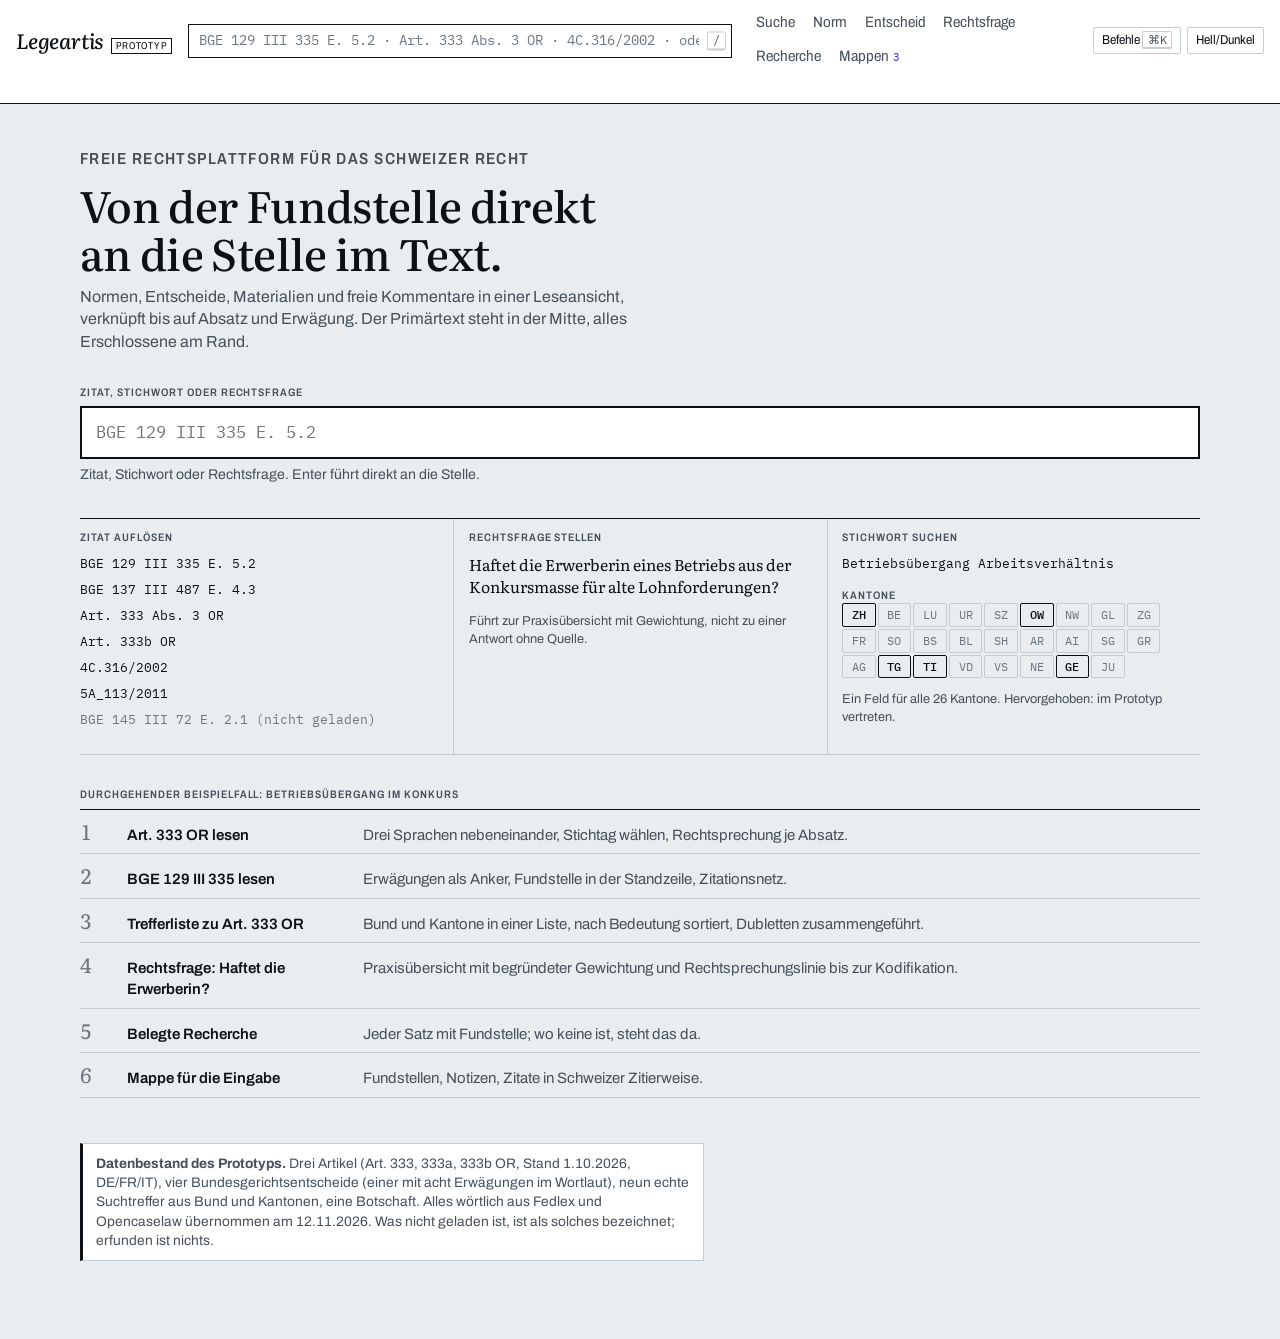
<file: prototype/index.html>
<!doctype html>
<html lang="de-CH">
<head>
<meta charset="utf-8">
<meta name="viewport" content="width=device-width, initial-scale=1, viewport-fit=cover">
<title>Legeartis Prototyp</title>
<link rel="stylesheet" href="https://fonts.googleapis.com/css2?family=Archivo:wdth,wght@62..125,400..700&family=Literata:ital,opsz,wght@0,7..72,400..600;1,7..72,400..500&family=IBM+Plex+Mono:wght@400;500&display=swap">
<link rel="stylesheet" href="css/legeartis.css">
</head>
<body>
<!--BODY-->
<a class="skip" href="#haupt">Zum Inhalt</a>
<header class="kopf" role="banner">
  <a class="marke" href="#start" data-go="start" aria-label="Legeartis, Startseite"><span class="marke-wort">Legeartis</span><span class="marke-tag">Prototyp</span></a>
  <form class="feld" id="feld" role="search" autocomplete="off">
    <label class="sr" for="q">Zitat, Stichwort oder Rechtsfrage</label>
    <input id="q" name="q" type="text" spellcheck="false" placeholder="BGE 129 III 335 E. 5.2 · Art. 333 Abs. 3 OR · 4C.316/2002 · oder eine Rechtsfrage" aria-describedby="deutung">
    <kbd class="taste" aria-hidden="true">/</kbd>
  </form>
  <nav class="haupt-nav" aria-label="Bereiche">
    <a href="#treffer" data-go="treffer">Suche</a>
    <a href="#norm" data-go="norm">Norm</a>
    <a href="#entscheid" data-go="entscheid">Entscheid</a>
    <a href="#frage" data-go="frage">Rechtsfrage</a>
    <a href="#recherche" data-go="recherche">Recherche</a>
    <a href="#mappen" data-go="mappen">Mappen<span class="zahl" id="mappen-zahl"></span></a>
  </nav>
  <div class="werkzeuge">
    <button type="button" data-act="palette" title="Befehle (Ctrl/Cmd+K)">Befehle <kbd>⌘K</kbd></button>
    <button type="button" data-act="thema" title="Hell/Dunkel (t)" aria-label="Hell- oder Dunkelmodus umschalten">Hell/Dunkel</button>
  </div>
  <p class="deutung" id="deutung" aria-live="polite"></p>
</header>
<div class="standzeile" id="stand" hidden></div>
<main id="haupt" tabindex="-1"></main>
<div class="toast" id="toast" role="status" aria-live="polite" hidden></div>
<div class="schleier" id="schleier" hidden></div>
<script src="js/data.js"></script>
<script src="js/app.js"></script>
<!--/BODY-->
</body>
</html>
</file>
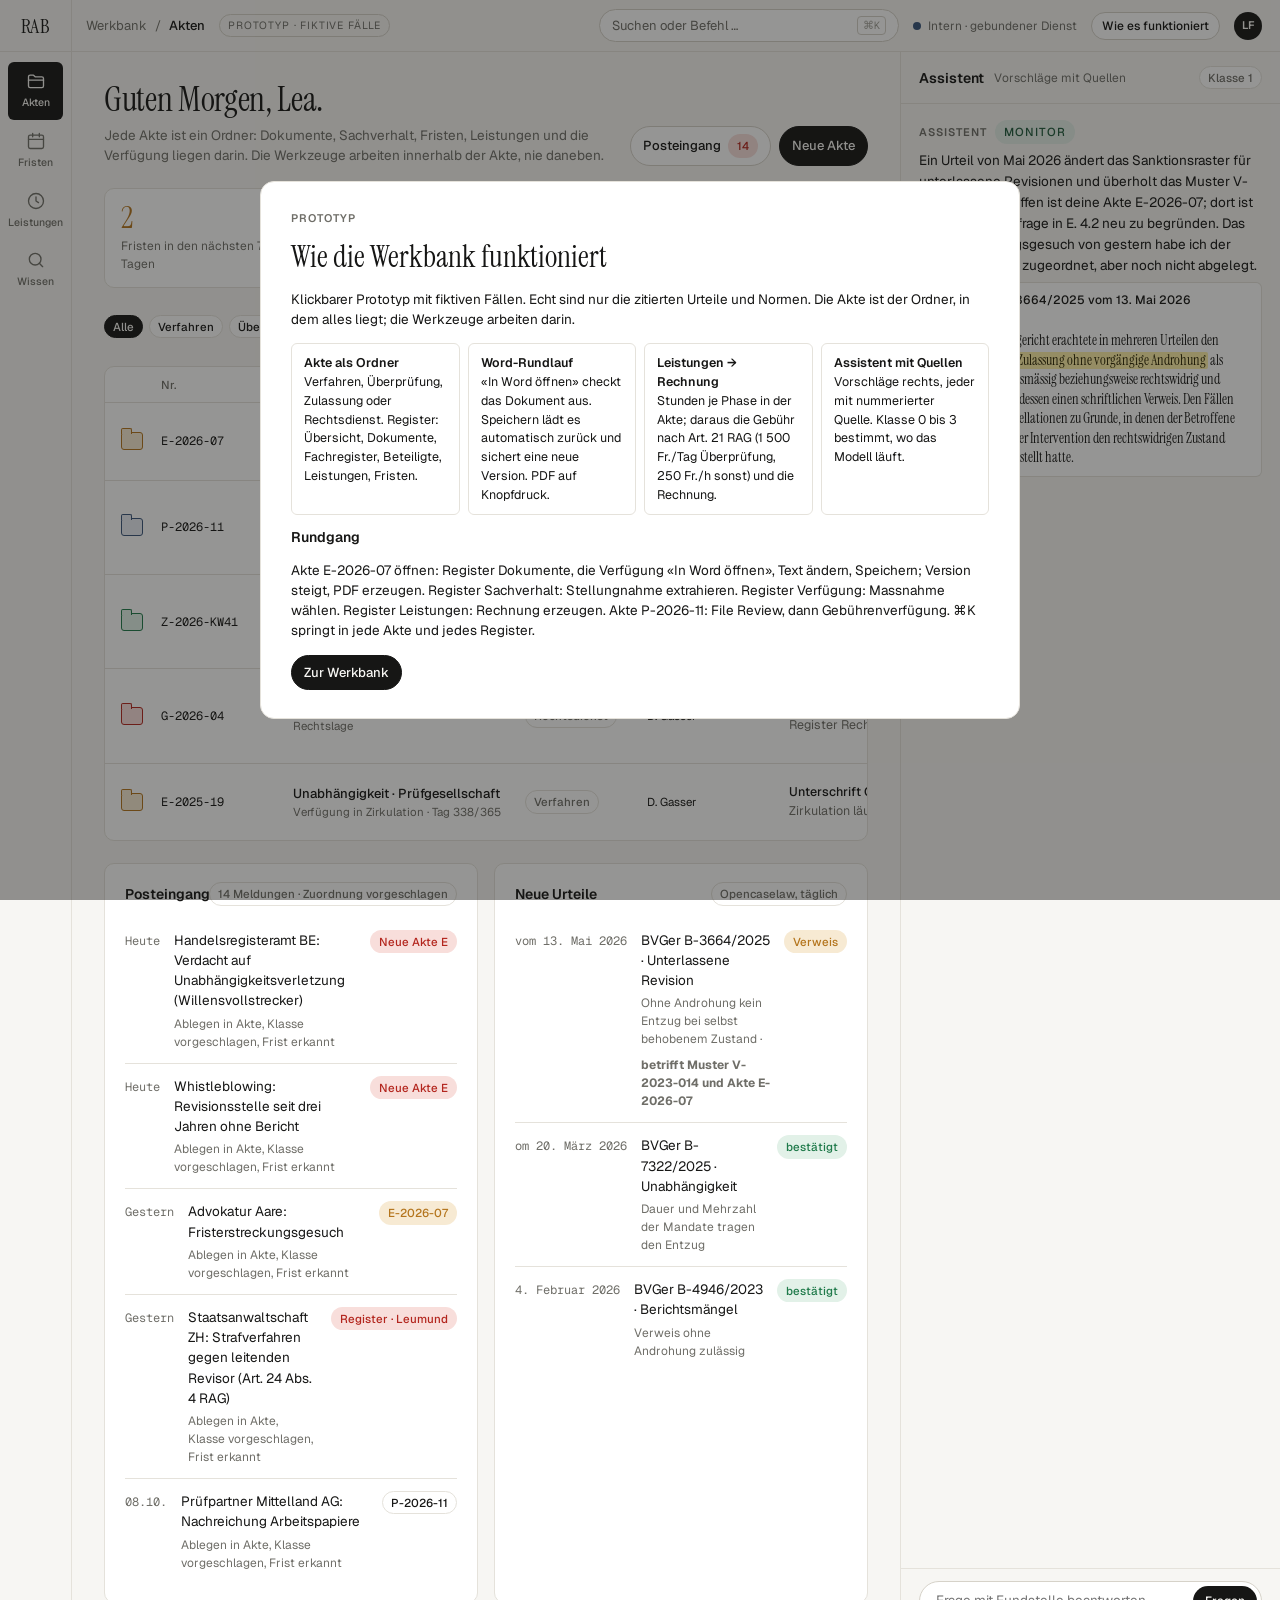
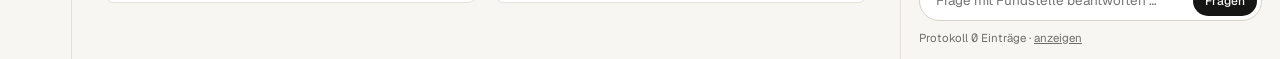
<file: docs/rab-werkbank.html>
<!doctype html><html lang="de-CH"><head><meta charset="utf-8"><meta name="viewport" content="width=device-width, initial-scale=1, viewport-fit=cover"><meta name="color-scheme" content="light dark"><title>RAB Werkbank</title><!-- RAB Werkbank, Prototyp v5: Akten als Ordner (Exxas-Modell), Word-Rundlauf, PDF, Gebührenrechnung. Standalone: Datei im Browser öffnen. --><style>img{max-width:100%}[hidden]{display:none!important}</style></head><body>
<link rel="stylesheet" href="https://fonts.googleapis.com/css2?family=Instrument+Serif:ital@0;1&family=Geist:wght@400;500;600&family=Geist+Mono:wght@400;500&display=swap">
<style>
/* Layout: schmale Rail links, Arbeitsfläche auf warmem Weiss mit Haarlinien, Quellenpanel rechts. Akte als Ordner mit Registern (Exxas-Modell), Dokumente mit Word-Rundlauf, Leistungen mit Gebührenrechnung, tabellarische Prüfung, suchzentriertes Wissen, Dokument im Zentrum. */
:root{
  --bg:#f7f6f3; --panel:#ffffff; --panel2:#f0eee9; --line:#e5e2db; --line2:#d6d2c9; --fg:#161615; --muted:#6f6e68; --faint:#a3a29b;
  --accent:#1f5a3c; --accent-soft:#e4efe8; --hl:#fff1a8; --hl-fg:#2a2300;
  --ok:#1f7a4a; --warn:#b4751d; --crit:#b3261e;
  --ok-soft:#e2f1e8; --warn-soft:#f7ead3; --crit-soft:#f8dedb; --info-soft:#e8ecf3; --info:#38547a;
  --font:"Geist",system-ui,-apple-system,"Segoe UI",Roboto,sans-serif;
  --serif:"Instrument Serif",Georgia,"Times New Roman",serif;
  --mono:"Geist Mono",ui-monospace,SFMono-Regular,Menlo,monospace;
  --r:10px; --rs:6px;
}
@media (prefers-color-scheme: dark){
  :root:not([data-theme="light"]){
    --bg:#121212; --panel:#1a1a19; --panel2:#222220; --line:#2b2b29; --line2:#3a3a37; --fg:#ecebe6; --muted:#a09f98; --faint:#6e6d67;
    --accent:#86c9a3; --accent-soft:#1c2e24; --hl:#4a3f10; --hl-fg:#fff1a8;
    --ok:#7ccf9c; --warn:#e2a95a; --crit:#ef8b84;
    --ok-soft:#182a1f; --warn-soft:#352813; --crit-soft:#3b1d1a; --info-soft:#1f2733; --info:#9fb6d6; color-scheme:dark;
  }
}
:root[data-theme="dark"]{
  --bg:#121212; --panel:#1a1a19; --panel2:#222220; --line:#2b2b29; --line2:#3a3a37; --fg:#ecebe6; --muted:#a09f98; --faint:#6e6d67;
  --accent:#86c9a3; --accent-soft:#1c2e24; --hl:#4a3f10; --hl-fg:#fff1a8;
  --ok:#7ccf9c; --warn:#e2a95a; --crit:#ef8b84;
  --ok-soft:#182a1f; --warn-soft:#352813; --crit-soft:#3b1d1a; --info-soft:#1f2733; --info:#9fb6d6; color-scheme:dark;
}
*{box-sizing:border-box}
html,body{height:100%}
body{margin:0;background:var(--bg);color:var(--fg);font:13.5px/1.5 var(--font);padding-inline:0;-webkit-font-smoothing:antialiased}
button{font:inherit;color:inherit;cursor:pointer;background:none;border:0;padding:0}
input,select,textarea{font:inherit;color:inherit}
h1,h2,h3{margin:0;font-weight:400;text-wrap:balance;line-height:1.15}
h1{font-family:var(--serif);font-size:34px;letter-spacing:-.01em}
h2{font-family:var(--serif);font-size:24px}
h3{font-size:14px;font-weight:600}
p{margin:0}
.mono{font-family:var(--mono);font-size:12px}
.muted{color:var(--muted)}
.num{font-variant-numeric:tabular-nums}
.eyebrow{font-size:11px;font-weight:600;letter-spacing:.09em;text-transform:uppercase;color:var(--muted)}
a{color:var(--accent)}

/* Shell */
.shell{display:grid;grid-template-columns:72px minmax(0,1fr) 380px;grid-template-rows:auto minmax(0,1fr);min-height:100%}
.top{grid-column:1/-1;display:flex;align-items:center;gap:14px;height:52px;padding:0 18px 0 0;border-bottom:1px solid var(--line);background:var(--bg);position:sticky;top:env(safe-area-inset-top,0px);z-index:5}
.top .logo{width:72px;height:52px;display:grid;place-items:center;border-right:1px solid var(--line)}
.top .logo b{font-family:var(--serif);font-size:20px;font-weight:400;letter-spacing:.02em}
.top .crumbs{display:flex;gap:8px;align-items:center;font-size:13px;color:var(--muted);min-width:0}
.top .crumbs b{color:var(--fg);font-weight:500}
.top .spacer{flex:1}
.search{display:flex;align-items:center;gap:8px;border:1px solid var(--line2);background:var(--panel);border-radius:999px;padding:6px 12px;min-width:300px;color:var(--muted);font-size:13px}
.search kbd{margin-left:auto;font-family:var(--mono);font-size:10.5px;border:1px solid var(--line2);border-radius:4px;padding:1px 5px;color:var(--faint)}
.klasse{display:inline-flex;align-items:center;gap:7px;font-size:12px;color:var(--muted);white-space:nowrap}
.klasse .dot{width:8px;height:8px;border-radius:50%}
.k0 .dot{background:var(--ok)}.k1 .dot{background:var(--info)}.k2 .dot{background:var(--warn)}.k3 .dot{background:var(--crit)}
.top .av{width:28px;height:28px;border-radius:50%;background:var(--fg);color:var(--bg);display:grid;place-items:center;font-size:11px;font-weight:600}
.proto{font-size:10.5px;letter-spacing:.08em;text-transform:uppercase;color:var(--muted);border:1px solid var(--line2);padding:3px 8px;border-radius:999px}

.rail{border-right:1px solid var(--line);display:flex;flex-direction:column;align-items:stretch;padding:10px 8px;gap:2px;background:var(--bg)}
.rail button{display:flex;flex-direction:column;align-items:center;gap:4px;padding:9px 4px;border-radius:var(--rs);font-size:10.5px;font-weight:500;color:var(--muted)}
.rail button svg{width:20px;height:20px;stroke:currentColor;fill:none;stroke-width:1.6;stroke-linecap:round;stroke-linejoin:round}
.rail button:hover{background:var(--panel2);color:var(--fg)}
.rail button.active{background:var(--fg);color:var(--bg)}
.rail .sp{flex:1}
button:focus-visible,input:focus-visible,select:focus-visible,textarea:focus-visible,.cell:focus-visible{outline:2px solid var(--accent);outline-offset:2px}

.main{padding:28px 32px 56px;min-width:0;display:flex;flex-direction:column;gap:22px}
.hd{display:flex;align-items:flex-end;gap:16px;flex-wrap:wrap}
.hd .grow{flex:1;min-width:240px;display:flex;flex-direction:column;gap:6px}
.hd p{color:var(--muted);max-width:72ch}
.hd .actions{display:flex;gap:8px;flex-wrap:wrap}

.btn{border:1px solid var(--line2);background:var(--panel);padding:7px 12px;border-radius:999px;font-weight:500;font-size:13px;display:inline-flex;align-items:center;gap:7px;white-space:nowrap}
.btn:hover{background:var(--panel2)}
.btn.dark{background:var(--fg);color:var(--bg);border-color:var(--fg)}
.btn.dark:hover{opacity:.9}
.btn.sm{padding:4px 10px;font-size:12px}
.btn[disabled]{opacity:.4;cursor:not-allowed}
.row{display:flex;gap:8px;flex-wrap:wrap;align-items:center}

.block{background:var(--panel);border:1px solid var(--line);border-radius:var(--r);padding:18px 20px;min-width:0}
.block.bare{background:transparent;border:0;padding:0}
.bh{display:flex;align-items:center;gap:10px;margin-bottom:12px;flex-wrap:wrap}
.bh h3{flex:1;min-width:0}
.grid2{display:grid;grid-template-columns:repeat(auto-fit,minmax(300px,1fr));gap:16px}
.cards{display:grid;grid-template-columns:repeat(auto-fit,minmax(200px,1fr));gap:12px}
.mcard{background:var(--panel);border:1px solid var(--line);border-radius:var(--r);padding:16px 18px;display:flex;flex-direction:column;gap:8px;cursor:pointer;min-height:118px}
.mcard:hover{border-color:var(--line2)}
.mcard .ti{font-family:var(--serif);font-size:20px;line-height:1.1}
.mcard .meta{font-size:12px;color:var(--muted);display:flex;gap:8px;flex-wrap:wrap;align-items:center}
.mcard .prog{height:3px;background:var(--panel2);border-radius:2px;overflow:hidden;margin-top:auto}
.mcard .prog i{display:block;height:100%;background:var(--fg)}
.mcard.crit .prog i{background:var(--crit)}.mcard.warn .prog i{background:var(--warn)}

.chip{display:inline-flex;align-items:center;gap:5px;padding:2px 8px;border-radius:999px;font-size:11.5px;font-weight:500;border:1px solid var(--line);background:var(--panel);white-space:nowrap}
.chip.ok{background:var(--ok-soft);color:var(--ok);border-color:transparent}
.chip.warn{background:var(--warn-soft);color:var(--warn);border-color:transparent}
.chip.crit{background:var(--crit-soft);color:var(--crit);border-color:transparent}
.chip.info{background:var(--info-soft);color:var(--info);border-color:transparent}
.chip.ai{background:var(--accent-soft);color:var(--accent);border-color:transparent}
.chip.quiet{color:var(--muted)}
.ref{display:inline-grid;place-items:center;min-width:18px;height:18px;padding:0 4px;border-radius:4px;background:var(--panel2);color:var(--muted);font-family:var(--mono);font-size:10.5px;font-weight:500;cursor:pointer;vertical-align:middle;border:1px solid transparent}
.ref:hover,.ref.on{border-color:var(--fg);color:var(--fg)}
.ref.k3{background:var(--crit-soft);color:var(--crit)}
.ref.k0{background:var(--ok-soft);color:var(--ok)}

/* Tabular review */
.tr{border:1px solid var(--line);border-radius:var(--r);background:var(--panel);overflow:hidden}
.tr .tb{display:flex;align-items:center;gap:10px;padding:10px 14px;border-bottom:1px solid var(--line);flex-wrap:wrap}
.tr .tb h3{flex:1}
.tr .wrap{overflow-x:auto}
.tr table{border-collapse:separate;border-spacing:0;width:100%;min-width:900px;font-size:12.5px}
.tr th{position:sticky;top:0;background:var(--panel);text-align:left;font-weight:500;font-size:11.5px;color:var(--muted);padding:9px 12px;border-bottom:1px solid var(--line);border-right:1px solid var(--line);white-space:nowrap;vertical-align:bottom}
.tr th .q{display:block;color:var(--fg);font-weight:500;font-size:12.5px;white-space:normal;max-width:190px}
.tr th .n{font-family:var(--mono);font-size:10.5px;color:var(--faint)}
.tr th:first-child,.tr td:first-child{position:sticky;left:0;background:var(--panel);z-index:1;min-width:200px}
.tr td{padding:0;border-bottom:1px solid var(--line);border-right:1px solid var(--line);vertical-align:top;min-width:150px}
.tr tr:last-child td{border-bottom:0}
.tr th:last-child,.tr td:last-child{border-right:0}
.cell{padding:9px 12px;min-height:52px;display:flex;flex-direction:column;gap:4px;cursor:pointer}
.cell:hover{background:var(--panel2)}
.cell.sel{background:var(--accent-soft)}
.cell .v{font-weight:500}
.cell .s{font-size:11.5px;color:var(--muted);display:flex;gap:6px;align-items:center;flex-wrap:wrap}
.cell.pending .v{color:var(--muted);font-style:italic}
.cell.rowh{cursor:default;gap:2px}
.cell.rowh:hover{background:var(--panel)}
.cell.rowh b{font-weight:500}
.cell.rowh small{color:var(--muted);font-family:var(--mono);font-size:11px}
.addcol{display:flex;gap:8px;align-items:center;padding:10px 14px;border-top:1px solid var(--line);background:var(--bg)}
.addcol input{flex:1;min-width:0;border:1px solid var(--line2);border-radius:999px;background:var(--panel);padding:7px 12px}
@keyframes pulse{0%,100%{opacity:.4}50%{opacity:1}}
.cell.pending .v{animation:pulse 1.2s ease-in-out infinite}
@media (prefers-reduced-motion:reduce){.cell.pending .v{animation:none}}

/* Lists */
.list{display:flex;flex-direction:column}
.item{display:grid;grid-template-columns:auto 1fr auto;gap:4px 14px;align-items:start;padding:12px 0;border-bottom:1px solid var(--line)}
.item:last-child{border-bottom:0}
.item .d{font-family:var(--mono);font-size:12px;color:var(--muted);white-space:nowrap;padding-top:2px}
.item .t{font-size:13.5px}
.item .m{grid-column:2;font-size:12px;color:var(--muted);display:flex;gap:8px;flex-wrap:wrap;align-items:center}
.item .r{grid-row:1/3;grid-column:3;display:flex;gap:6px;align-items:center}

/* Wissen (Suche) */
.ksearch{display:flex;align-items:center;gap:10px;border:1px solid var(--line2);background:var(--panel);border-radius:14px;padding:12px 16px;font-size:16px}
.ksearch input{flex:1;min-width:0;border:0;background:transparent;font-size:16px}
.ksearch input::placeholder{color:var(--faint)}
.klayout{display:grid;grid-template-columns:220px minmax(0,1fr);gap:22px}
.facets{display:flex;flex-direction:column;gap:16px}
.facet h4{font-size:11px;font-weight:600;letter-spacing:.09em;text-transform:uppercase;color:var(--muted);margin:0 0 6px}
.facet label{display:flex;align-items:center;gap:8px;font-size:13px;padding:3px 0;cursor:pointer}
.facet label .c{margin-left:auto;font-family:var(--mono);font-size:11px;color:var(--faint)}
.res{display:flex;flex-direction:column;gap:0}
.hit{padding:16px 0;border-bottom:1px solid var(--line);display:flex;flex-direction:column;gap:6px;cursor:pointer}
.hit:hover .ht{text-decoration:underline;text-decoration-color:var(--line2);text-underline-offset:3px}
.hit .ht{font-family:var(--serif);font-size:19px}
.hit .hm{font-size:12px;color:var(--muted);display:flex;gap:8px;flex-wrap:wrap;align-items:center}
.hit .hp{font-size:13.5px;max-width:78ch;line-height:1.55}
.hit mark,.pass mark{background:var(--hl);color:var(--hl-fg);padding:0 2px;border-radius:2px}
.hit .why{font-size:12px;color:var(--muted);border-left:2px solid var(--line2);padding-left:10px}

/* Dokument */
.doclayout{display:grid;grid-template-columns:260px minmax(0,1fr);gap:22px}
.outline{display:flex;flex-direction:column;gap:2px;position:sticky;top:72px;align-self:start}
.outline button{display:flex;align-items:center;gap:8px;padding:7px 10px;border-radius:var(--rs);text-align:left;font-size:13px;width:100%}
.outline button:hover{background:var(--panel2)}
.outline button.active{background:var(--panel);border:1px solid var(--line)}
.outline .st{width:7px;height:7px;border-radius:50%;background:var(--line2);flex:none}
.outline .st.ok{background:var(--ok)}.outline .st.warn{background:var(--warn)}.outline .st.crit{background:var(--crit)}
.outline .sec{margin-top:10px}
.docsheet{background:var(--panel);border:1px solid var(--line);border-radius:var(--r);padding:48px 56px;max-width:760px;font-family:var(--serif);font-size:16px;line-height:1.6}
.docsheet .lh{display:flex;justify-content:space-between;font-family:var(--font);font-size:11px;color:var(--muted);border-bottom:1px solid var(--line);padding-bottom:12px;margin-bottom:28px}
.docsheet .lh b{display:block;color:var(--fg);font-weight:500;font-size:12px}
.docsheet h1{font-size:26px;margin-bottom:4px}
.docsheet .sub{font-family:var(--font);font-size:13px;color:var(--muted);margin-bottom:24px}
.docsheet h2{font-size:18px;margin:22px 0 8px;display:flex;align-items:center;gap:10px}
.docsheet h2 .chip{font-family:var(--font)}
.docsheet p{margin:0 0 10px}
.docsheet .e{display:grid;grid-template-columns:36px 1fr;gap:8px;margin-bottom:10px}
.docsheet .e span{font-weight:400}
.docsheet .ph{background:var(--hl);color:var(--hl-fg);padding:0 4px;border-radius:3px;font-family:var(--font);font-size:12.5px}
.docsheet .ref{font-family:var(--mono);font-size:10px;transform:translateY(-4px)}
.docsheet .disp{border:1px solid var(--line);border-radius:var(--rs);padding:14px 16px;margin-top:12px}
.docsheet .disp ol{margin:6px 0 0;padding-left:20px}
.docsheet .sig{margin-top:30px;display:flex;justify-content:space-between;font-family:var(--font);font-size:12px;color:var(--muted)}
.docsheet .fn{font-family:var(--font);font-size:10.5px;color:var(--muted);margin-top:22px;border-top:1px solid var(--line);padding-top:8px}
.docsheet p.edit{position:relative}
.docsheet .sec{border-radius:var(--rs);padding:2px 6px;margin:0 -6px}
.docsheet .sec.focus{background:var(--panel2)}

/* Timeline & facts */
.facts{display:flex;flex-direction:column}
.fact{display:grid;grid-template-columns:92px 1fr auto;gap:4px 14px;padding:10px 0;border-bottom:1px solid var(--line);align-items:start}
.fact:last-child{border-bottom:0}
.fact .d{font-family:var(--mono);font-size:12px;color:var(--muted);padding-top:2px}
.fact .src{grid-column:2;font-size:12px;color:var(--muted);display:flex;gap:6px;align-items:center;flex-wrap:wrap}
.fact .st{grid-row:1/3;display:flex;gap:6px;flex-direction:column;align-items:flex-end}
.fact.ki{background:var(--accent-soft);margin:0 -10px;padding:10px;border-radius:var(--rs);border-bottom:0}
.fact.derived .t{font-style:italic;color:var(--muted)}
.fform{display:grid;grid-template-columns:140px 1fr 160px auto;gap:8px;margin-top:12px}
.fform input{border:1px solid var(--line2);border-radius:var(--rs);background:var(--panel);padding:7px 10px;min-width:0}
.vgrid{display:grid;grid-template-columns:1fr 1fr;gap:0 24px}
.vgrid .vcol{display:flex;flex-direction:column}
.vrow{padding:12px 0;border-bottom:1px solid var(--line);display:flex;flex-direction:column;gap:6px;font-size:13.5px}
.vrow .h{display:flex;gap:8px;align-items:center;flex-wrap:wrap}
.vrow select{border:1px solid var(--line2);background:var(--panel);border-radius:var(--rs);padding:3px 6px;font-size:12px}
.vrow q{font-family:var(--serif);font-size:15.5px;quotes:"«" "»"}

/* Readiness */
.ready{display:flex;flex-direction:column;gap:8px}
.ready .top2{display:flex;align-items:baseline;gap:10px}
.ready .top2 b{font-family:var(--serif);font-size:30px;font-weight:400}
.ready ul{list-style:none;margin:0;padding:0;display:flex;flex-direction:column;gap:5px;font-size:12.5px}
.ready li{display:flex;gap:8px;align-items:flex-start}
.ready li:before{content:"";width:7px;height:7px;border-radius:50%;background:var(--crit);flex:none;margin-top:6px}
.ready li.ok:before{background:var(--ok)}.ready li.warn:before{background:var(--warn)}

/* Assistant / sources */
.aside{border-left:1px solid var(--line);display:flex;flex-direction:column;min-width:0;background:var(--bg)}
.aside .ah{padding:14px 18px;border-bottom:1px solid var(--line);display:flex;align-items:center;gap:10px}
.aside .ah .tabs2{display:flex;gap:2px;background:var(--panel2);border-radius:999px;padding:2px}
.aside .ah .tabs2 button{padding:4px 12px;border-radius:999px;font-size:12px;font-weight:500;color:var(--muted)}
.aside .ah .tabs2 button.active{background:var(--panel);color:var(--fg)}
.aside .body{padding:16px 18px;display:flex;flex-direction:column;gap:16px;overflow:auto;flex:1}
.amsg{display:flex;flex-direction:column;gap:6px;font-size:13.5px;line-height:1.55}
.amsg .who{font-size:11px;font-weight:600;letter-spacing:.09em;text-transform:uppercase;color:var(--muted);display:flex;gap:8px;align-items:center}
.amsg.user{padding:10px 12px;background:var(--panel2);border-radius:var(--r)}
.srcs{display:flex;flex-direction:column;gap:6px}
.src{display:grid;grid-template-columns:22px 1fr;gap:8px;padding:8px 10px;border:1px solid var(--line);border-radius:var(--rs);background:var(--panel);font-size:12px;cursor:pointer}
.src:hover{border-color:var(--line2)}
.src .t{font-weight:500}
.src .p{color:var(--muted);font-size:11.5px}
.src .pass{margin-top:4px;font-family:var(--serif);font-size:13.5px;line-height:1.45}
.src.k3{border-left:3px solid var(--crit)}.src.k0{border-left:3px solid var(--ok)}.src.k1{border-left:3px solid var(--info)}
.nocite{font-size:12px;color:var(--crit);border:1px dashed var(--crit);padding:6px 10px;border-radius:var(--rs)}
.gate{border:1px solid var(--line);border-radius:var(--r);padding:12px 14px;display:flex;flex-direction:column;gap:8px;font-size:13px;background:var(--panel)}
.gate label{display:flex;gap:8px;align-items:flex-start}
.gate input{margin-top:3px}
.aside .foot{border-top:1px solid var(--line);padding:12px 18px;display:flex;flex-direction:column;gap:8px}
.compose{display:flex;gap:6px;border:1px solid var(--line2);border-radius:999px;background:var(--panel);padding:4px 4px 4px 14px}
.compose input{flex:1;min-width:0;border:0;background:transparent}
.compose button{background:var(--fg);color:var(--bg);border-radius:999px;padding:6px 12px;font-size:12px;font-weight:500}
.srcview{display:flex;flex-direction:column;gap:10px}
.srcview .doc{background:var(--panel);border:1px solid var(--line);border-radius:var(--rs);padding:14px 16px;font-family:var(--serif);font-size:14px;line-height:1.55}
.srcview .doc .lbl{font-family:var(--font);font-size:11px;color:var(--muted);margin-bottom:6px}

.redact .r{background:var(--fg);color:var(--fg);border-radius:2px;padding:0 2px}
.redact.show .r{background:var(--crit-soft);color:var(--crit);text-decoration:line-through}
.redact .n{background:var(--ok-soft);color:var(--ok);border-radius:2px;padding:0 3px;font-family:var(--mono);font-size:12px}
.log{font-family:var(--mono);font-size:11px;color:var(--muted);display:flex;flex-direction:column;gap:3px;max-height:220px;overflow:auto}
.overlay{position:fixed;inset:0;background:rgba(20,20,18,.45);display:grid;place-items:center;z-index:20;padding:16px}
.modal{background:var(--panel);border:1px solid var(--line);border-radius:14px;max-width:760px;width:100%;max-height:90vh;overflow:auto;padding:28px 30px;display:flex;flex-direction:column;gap:14px}
.modal h2{font-size:30px}
.legend{display:grid;grid-template-columns:repeat(auto-fit,minmax(160px,1fr));gap:8px}
.legend div{border:1px solid var(--line);border-radius:var(--rs);padding:10px 12px;font-size:12.5px}
.legend div b{display:block;font-weight:600}
.palette{position:fixed;inset:0;background:rgba(20,20,18,.4);z-index:25;display:grid;place-items:start center;padding-top:14vh}
.palette .pw{width:min(620px,94vw);background:var(--panel);border:1px solid var(--line);border-radius:14px;overflow:hidden}
.palette input{width:100%;border:0;border-bottom:1px solid var(--line);background:transparent;padding:16px 18px;font-size:16px}
.palette .items{max-height:50vh;overflow:auto;padding:6px}
.palette .it{display:flex;gap:10px;align-items:center;padding:10px 12px;border-radius:var(--rs);cursor:pointer;font-size:13.5px}
.palette .it:hover,.palette .it.act{background:var(--panel2)}
.palette .it .mono{margin-left:auto;color:var(--faint)}
.toast{position:fixed;left:50%;bottom:calc(18px + env(safe-area-inset-bottom,0px));transform:translateX(-50%);background:var(--fg);color:var(--bg);padding:10px 16px;border-radius:999px;font-size:13px;z-index:30;opacity:0;transition:opacity .2s;pointer-events:none}
.toast.on{opacity:1}
.form2{display:grid;grid-template-columns:150px 1fr;gap:10px;align-items:center}
.form2 select{border:1px solid var(--line2);border-radius:var(--rs);background:var(--panel);padding:7px 10px}
.kv{display:grid;grid-template-columns:auto 1fr;gap:6px 16px;font-size:13px}
.kv dt{color:var(--muted)}.kv dd{margin:0}

/* Fallkopf, Schritte, angeheftete Quelle, Comment-Form-Dokument */
.casebar{display:flex;align-items:center;gap:18px;padding:12px 16px;border:1px solid var(--line);border-radius:var(--r);background:var(--panel);flex-wrap:wrap}
.casebar .ph{display:flex;gap:4px;flex:1;min-width:260px}
.casebar .ph span{flex:1;padding:6px 10px;border-radius:var(--rs);background:var(--panel2);font-size:12px;color:var(--muted);white-space:nowrap;overflow:hidden;text-overflow:ellipsis}
.casebar .ph span.done{color:var(--fg)}
.casebar .ph span.now{background:var(--fg);color:var(--bg)}
.casebar .days{display:flex;flex-direction:column;gap:4px;min-width:220px}
.casebar .days .l{display:flex;justify-content:space-between;font-size:12px;color:var(--muted)}
.casebar .days .l b{color:var(--fg);font-weight:500}
.casebar .days .bar{height:4px;background:var(--panel2);border-radius:2px;overflow:hidden}
.casebar .days .bar i{display:block;height:100%;background:var(--warn)}
.seg{display:inline-flex;gap:0;border:1px solid var(--line2);border-radius:999px;padding:3px;background:var(--panel)}
.seg button{display:flex;align-items:center;gap:8px;padding:6px 14px;border-radius:999px;font-size:13px;font-weight:500;color:var(--muted)}
.seg button.active{background:var(--fg);color:var(--bg)}
.seg button .n{display:inline-grid;place-items:center;width:18px;height:18px;border-radius:50%;border:1px solid currentColor;font-size:10.5px;font-family:var(--mono)}
.seg button.done .n{background:var(--ok);border-color:var(--ok);color:#fff}
.pinned{border:1px solid var(--line2);border-radius:var(--r);background:var(--panel);padding:12px 14px;display:flex;flex-direction:column;gap:8px}
.pinned .ph2{display:flex;align-items:flex-start;gap:8px}
.pinned .ph2 .x{margin-left:auto;width:24px;height:24px;border-radius:50%;display:grid;place-items:center;color:var(--muted)}
.pinned .ph2 .x:hover{background:var(--panel2);color:var(--fg)}
.pinned .doc{background:var(--bg);border:1px solid var(--line);border-radius:var(--rs);padding:12px 14px;font-family:var(--serif);font-size:14px;line-height:1.55}
.pinned .doc .lbl{font-family:var(--font);font-size:11px;color:var(--muted);margin-bottom:6px}
.cfdoc{background:var(--panel);border:1px solid var(--line);border-radius:var(--r);padding:28px 32px;font-family:var(--serif);font-size:15px;line-height:1.55}
.cfdoc .lh{display:flex;justify-content:space-between;font-family:var(--font);font-size:11px;color:var(--muted);border-bottom:1px solid var(--line);padding-bottom:10px;margin-bottom:18px}
.cfdoc .lh b{display:block;color:var(--fg);font-weight:500;font-size:12px}
.cfdoc h2{font-size:20px;margin-bottom:14px}
.cfdoc .f{display:grid;grid-template-columns:120px 1fr;gap:4px 16px;padding:12px 0;border-top:1px solid var(--line)}
.cfdoc .f .k{font-family:var(--font);font-size:11px;color:var(--muted);text-transform:uppercase;letter-spacing:.08em;padding-top:3px}
.cfdoc .f .hd2{grid-column:1/-1;display:flex;gap:10px;align-items:center;font-family:var(--font);font-size:13px;font-weight:500}
.qv{font-family:var(--font);font-size:12px;color:var(--muted);margin-top:22px;border-top:1px solid var(--line);padding-top:10px}
.qv ol{margin:6px 0 0;padding-left:22px;display:flex;flex-direction:column;gap:2px}
.qv .k3{color:var(--crit)}
.sugg{display:flex;gap:6px;flex-wrap:wrap;align-items:center;font-size:12px;color:var(--muted)}
.th-x{margin-left:6px;color:var(--faint);font-size:12px;vertical-align:middle}
.th-x:hover{color:var(--crit)}
.mcard .next{font-size:12.5px;display:flex;gap:6px;align-items:baseline}
.mcard .next b{font-weight:500}


/* v5: Akten als Ordner (Exxas-Modell), Register, Dokumente mit Word-Rundlauf, Leistungen, Fristen */
.kpis{display:grid;grid-template-columns:repeat(auto-fit,minmax(160px,1fr));gap:12px}
.kpi{background:var(--panel);border:1px solid var(--line);border-radius:var(--r);padding:14px 16px;display:flex;flex-direction:column;gap:4px;cursor:pointer}
.kpi:hover{border-color:var(--line2)}
.kpi b{font-family:var(--serif);font-size:30px;font-weight:400;line-height:1}
.kpi span{font-size:12px;color:var(--muted)}
.kpi.warn b{color:var(--warn)}.kpi.crit b{color:var(--crit)}
.filters{display:flex;gap:6px;flex-wrap:wrap;align-items:center}
.filters .chip{cursor:pointer}
.filters .chip.on{background:var(--fg);color:var(--bg);border-color:var(--fg)}
.filters input{margin-left:auto;border:1px solid var(--line2);border-radius:999px;background:var(--panel);padding:6px 12px;min-width:220px}
.akten{border:1px solid var(--line);border-radius:var(--r);background:var(--panel);overflow:hidden}
.akten .ah2{display:grid;grid-template-columns:28px 120px minmax(220px,1.6fr) 110px 130px minmax(170px,1fr) 150px 80px 70px;gap:12px;padding:9px 16px;border-bottom:1px solid var(--line);font-size:11.5px;color:var(--muted);font-weight:500;align-items:center}
.akte-row{display:grid;grid-template-columns:28px 120px minmax(220px,1.6fr) 110px 130px minmax(170px,1fr) 150px 80px 70px;gap:12px;padding:12px 16px;border-bottom:1px solid var(--line);align-items:center;cursor:pointer;font-size:13px}
.akte-row:last-child{border-bottom:0}
.akte-row:hover{background:var(--panel2)}
.akte-row .fo{width:22px;height:18px;border-radius:3px;background:var(--panel2);border:1px solid var(--line2);position:relative}
.akte-row .fo:before{content:"";position:absolute;left:-1px;top:-5px;width:9px;height:5px;border:1px solid var(--line2);border-bottom:0;border-radius:2px 2px 0 0;background:var(--panel2)}
.akte-row .fo.E{background:var(--warn-soft);border-color:var(--warn)}.akte-row .fo.E:before{background:var(--warn-soft);border-color:var(--warn)}
.akte-row .fo.P{background:var(--info-soft);border-color:var(--info)}.akte-row .fo.P:before{background:var(--info-soft);border-color:var(--info)}
.akte-row .fo.Z{background:var(--ok-soft);border-color:var(--ok)}.akte-row .fo.Z:before{background:var(--ok-soft);border-color:var(--ok)}
.akte-row .fo.G{background:var(--crit-soft);border-color:var(--crit)}.akte-row .fo.G:before{background:var(--crit-soft);border-color:var(--crit)}
.akte-row .ti{font-weight:500;overflow:hidden;text-overflow:ellipsis;white-space:nowrap}
.akte-row .sub{font-size:11.5px;color:var(--muted);overflow:hidden;text-overflow:ellipsis;white-space:nowrap}
.akte-row .nx{font-size:12.5px;color:var(--muted);overflow:hidden;text-overflow:ellipsis;white-space:nowrap}
.akte-row .nx b{color:var(--fg);font-weight:500}
.akte-row .num{font-family:var(--mono);font-size:12px}
.frist{font-size:12.5px;display:flex;flex-direction:column;gap:1px}
.frist b{font-weight:500}
.frist.warn b{color:var(--warn)}.frist.crit b{color:var(--crit)}
.frist small{color:var(--muted);font-size:11px}

/* Akte: Kopf und Register */
.akte-hd{display:flex;flex-direction:column;gap:14px}
.akte-hd .meta{display:flex;gap:16px;flex-wrap:wrap;font-size:12.5px;color:var(--muted);align-items:center}
.akte-hd .meta b{color:var(--fg);font-weight:500}
.regs{display:flex;gap:2px;border-bottom:1px solid var(--line);flex-wrap:wrap}
.regs button{padding:9px 14px;font-size:13px;font-weight:500;color:var(--muted);border-bottom:2px solid transparent;margin-bottom:-1px;display:flex;gap:7px;align-items:center}
.regs button:hover{color:var(--fg)}
.regs button.active{color:var(--fg);border-bottom-color:var(--fg)}
.regs button .c{font-family:var(--mono);font-size:10.5px;color:var(--faint);background:var(--panel2);border-radius:999px;padding:0 6px}
.regs button .dot{width:6px;height:6px;border-radius:50%;background:var(--warn)}
.sechd{display:flex;align-items:flex-end;gap:16px;flex-wrap:wrap}
.sechd .grow{flex:1;min-width:240px;display:flex;flex-direction:column;gap:4px}
.sechd p{color:var(--muted);max-width:72ch;font-size:13px}
.sechd .actions{display:flex;gap:8px;flex-wrap:wrap}
.steps{display:flex;flex-direction:column}
.step{display:grid;grid-template-columns:22px 1fr auto;gap:10px;padding:10px 0;border-bottom:1px solid var(--line);align-items:start;font-size:13.5px}
.step:last-child{border-bottom:0}
.step .n{width:20px;height:20px;border-radius:50%;border:1px solid var(--line2);display:grid;place-items:center;font-family:var(--mono);font-size:10.5px;color:var(--muted)}
.step.done .n{background:var(--ok);border-color:var(--ok);color:#fff}
.step.done .t{color:var(--muted);text-decoration:line-through}
.step .m{grid-column:2;font-size:12px;color:var(--muted)}

/* Dokumente */
.docs{border:1px solid var(--line);border-radius:var(--r);background:var(--panel);overflow:hidden}
.docs .dh{display:grid;grid-template-columns:34px minmax(220px,1.5fr) 60px 130px 110px 150px 1fr;gap:12px;padding:9px 16px;border-bottom:1px solid var(--line);font-size:11.5px;color:var(--muted);font-weight:500}
.doc-row{display:grid;grid-template-columns:34px minmax(220px,1.5fr) 60px 130px 110px 150px 1fr;gap:12px;padding:10px 16px;border-bottom:1px solid var(--line);align-items:center;font-size:13px}
.doc-row:last-child{border-bottom:0}
.doc-row:hover{background:var(--panel2)}
.doc-row.out{background:var(--accent-soft)}
.doc-row .nm{font-weight:500;display:flex;flex-direction:column;gap:1px;min-width:0}
.doc-row .nm small{font-weight:400;font-size:11.5px;color:var(--muted);overflow:hidden;text-overflow:ellipsis;white-space:nowrap}
.doc-row .acts{display:flex;gap:6px;justify-content:flex-end;flex-wrap:wrap}
.ficon{width:26px;height:32px;border-radius:3px;border:1px solid var(--line2);display:grid;place-items:end center;font-family:var(--mono);font-size:8.5px;font-weight:600;padding-bottom:3px;color:var(--muted);background:var(--panel);position:relative}
.ficon:before{content:"";position:absolute;right:-1px;top:-1px;width:8px;height:8px;background:var(--bg);border-left:1px solid var(--line2);border-bottom:1px solid var(--line2)}
.ficon.docx{color:#2b579a;border-color:#2b579a55}.ficon.pdf{color:var(--crit);border-color:#b3261e55}.ficon.xlsx{color:#217346;border-color:#21734655}.ficon.msg{color:var(--info)}
.versions{display:flex;flex-direction:column;gap:0;font-size:12.5px;padding:8px 16px 12px 62px;background:var(--bg);border-bottom:1px solid var(--line)}
.versions div{display:grid;grid-template-columns:40px 110px 1fr auto;gap:12px;padding:5px 0;border-bottom:1px dashed var(--line)}
.versions div:last-child{border-bottom:0}
.versions .mono{color:var(--muted)}
.drop{border:1.5px dashed var(--line2);border-radius:var(--r);padding:16px 18px;display:flex;gap:14px;align-items:center;color:var(--muted);font-size:13px;cursor:pointer;background:var(--panel)}
.drop:hover{border-color:var(--fg);color:var(--fg)}
.drop b{color:var(--fg);font-weight:500}
.wordpane{border:1px solid var(--line2);border-radius:var(--r);overflow:hidden;background:var(--panel)}
.wordpane .wtop{display:flex;align-items:center;gap:10px;padding:8px 14px;background:#2b579a;color:#fff;font-size:12.5px}
.wordpane .wtop .w{width:18px;height:18px;border-radius:3px;background:#fff;color:#2b579a;display:grid;place-items:center;font-weight:700;font-size:11px;font-family:var(--font)}
.wordpane .wtop .st{margin-left:auto;font-size:11.5px;opacity:.85}
.wordpane .ribbon{display:flex;gap:14px;padding:6px 14px;border-bottom:1px solid var(--line);font-size:12px;color:var(--muted);background:var(--panel2)}
.wordpane textarea{width:100%;min-height:320px;border:0;resize:vertical;padding:36px 48px;font-family:var(--serif);font-size:15.5px;line-height:1.6;background:var(--panel);color:var(--fg);display:block}
.wordpane .wfoot{display:flex;gap:8px;align-items:center;padding:10px 14px;border-top:1px solid var(--line);font-size:12px;color:var(--muted);flex-wrap:wrap}
.wordpane .wfoot .sync{display:flex;gap:6px;align-items:center}
.wordpane .wfoot .sync i{width:8px;height:8px;border-radius:50%;background:var(--ok);display:inline-block}
.wordpane .wfoot .sync.busy i{background:var(--warn);animation:pulse 1s infinite}

/* Leistungen & Rechnung */
.lz{border:1px solid var(--line);border-radius:var(--r);background:var(--panel);overflow:hidden}
.lz .lh3,.lz .lrow{display:grid;grid-template-columns:100px 90px 1fr 170px 70px 90px;gap:12px;padding:9px 16px;border-bottom:1px solid var(--line);align-items:center;font-size:13px}
.lz .lh3{font-size:11.5px;color:var(--muted);font-weight:500}
.lz .lrow:last-child{border-bottom:0}
.lz .lrow.ki{background:var(--accent-soft)}
.lz .lfoot{display:flex;gap:18px;padding:12px 16px;border-top:1px solid var(--line);background:var(--bg);font-size:13px;align-items:center;flex-wrap:wrap}
.lz .lfoot b{font-family:var(--serif);font-size:22px;font-weight:400}
.lform{display:grid;grid-template-columns:130px 1fr 170px 80px auto;gap:8px;padding:12px 16px;border-top:1px solid var(--line)}
.lform input,.lform select{border:1px solid var(--line2);border-radius:var(--rs);background:var(--panel);padding:7px 10px;min-width:0}
.inv table{width:100%;border-collapse:collapse;font-family:var(--font);font-size:13px;margin:14px 0}
.inv th{text-align:left;font-weight:500;color:var(--muted);font-size:11.5px;border-bottom:1px solid var(--line);padding:6px 0}
.inv td{padding:7px 0;border-bottom:1px solid var(--line);vertical-align:top}
.inv td.r,.inv th.r{text-align:right;font-variant-numeric:tabular-nums;white-space:nowrap}
.inv tr.tot td{border-bottom:0;border-top:2px solid var(--fg);font-weight:600;padding-top:10px}
.beteiligte{display:grid;grid-template-columns:repeat(auto-fit,minmax(240px,1fr));gap:12px}
.bet{background:var(--panel);border:1px solid var(--line);border-radius:var(--r);padding:14px 16px;display:flex;flex-direction:column;gap:4px;font-size:13px}
.bet .role{font-size:11px;font-weight:600;letter-spacing:.09em;text-transform:uppercase;color:var(--muted)}
.bet b{font-weight:500;font-size:14px}
.bet .m{color:var(--muted);font-size:12px}
@media (max-width:1100px){.akten .ah2,.akte-row{grid-template-columns:28px 110px minmax(180px,1.4fr) 1fr 110px}.akten .ah2>*:nth-child(n+6),.akte-row>*:nth-child(n+6){display:none}.docs .dh,.doc-row{grid-template-columns:34px minmax(180px,1.5fr) 110px 1fr}.docs .dh>*:nth-child(3),.docs .dh>*:nth-child(4),.docs .dh>*:nth-child(5),.doc-row>*:nth-child(3),.doc-row>*:nth-child(4),.doc-row>*:nth-child(5){display:none}.lz .lh3,.lz .lrow{grid-template-columns:90px 1fr 70px 90px}.lz .lh3>*:nth-child(2),.lz .lh3>*:nth-child(4),.lz .lrow>*:nth-child(2),.lz .lrow>*:nth-child(4){display:none}.lform{grid-template-columns:1fr 1fr}}

@media (max-width:1200px){.shell{grid-template-columns:72px minmax(0,1fr)}.aside{grid-column:1/-1;border-left:0;border-top:1px solid var(--line)}.search{min-width:0}}
@media (max-width:900px){.doclayout,.klayout,.vgrid{grid-template-columns:1fr}.outline{position:static}.fform{grid-template-columns:1fr}.docsheet{padding:28px 22px}}
@media (max-width:720px){
  .shell{grid-template-columns:minmax(0,1fr)}
  .top{height:auto;padding:8px 16px;flex-wrap:wrap}.top .logo{width:auto;border:0;height:auto}.search,.top .av{display:none}
  .rail{flex-direction:row;overflow-x:auto;border-right:0;border-bottom:1px solid var(--line)}.rail .sp{display:none}.rail button{flex:none;padding:8px 10px}
  .main{padding:18px 16px 36px}h1{font-size:28px}
}
</style>

<div class="shell">
  <header class="top">
    <div class="logo"><b>RAB</b></div>
    <div class="crumbs" id="crumbs"></div>
    <span class="proto">Prototyp · fiktive Fälle</span>
    <div class="spacer"></div>
    <button class="search" id="cmdBtn" aria-label="Suche und Befehle"><span>Suchen oder Befehl …</span><kbd>⌘K</kbd></button>
    <span class="klasse k0" id="klassePill"><span class="dot"></span><span id="klasseTxt">Öffentlich · gebundener Dienst</span></span>
    <button class="btn sm" id="helpBtn">Wie es funktioniert</button>
    <div class="av" title="L. Frei, Fallführung">LF</div>
  </header>

  <nav class="rail" id="rail"></nav>

  <main class="main" id="main"></main>

  <aside class="aside">
    <div class="ah"><h3>Assistent</h3><span class="muted" style="font-size:12px">Vorschläge mit Quellen</span><span class="chip quiet" id="assistKlasse" style="margin-left:auto">Klasse 0</span></div>
    <div class="body" id="assistBody"></div>
    <div class="foot">
      <div class="compose"><input id="ask" placeholder="Frage mit Fundstelle beantworten …" aria-label="Frage"><button id="askBtn">Fragen</button></div>
      <div class="muted" style="font-size:11.5px">Protokoll <span class="mono" id="logCount">0</span> Einträge · <button id="logBtn" style="text-decoration:underline">anzeigen</button></div>
    </div>
  </aside>
</div>
<div class="toast" id="toast"></div>
<div id="overlayRoot"></div>

<script>
// ---------- Daten (fiktiv; echt sind nur Urteile und Normen) ----------
const KL={0:['Öffentlich · gebundener Dienst','k0'],1:['Intern · gebundener Dienst','k1'],2:['Personendaten · Bundesinfrastruktur','k2'],3:['Geheimnisse Dritter · Bundesinfrastruktur','k3']};
const URTEILE=[
  {id:'B-2332/2018',cite:'BVGer B-2332/2018 vom 11. März 2020',typ:'Unabhängigkeit',jahr:2020,quelle:'Urteil',massnahme:'Verweis',fall:'Einmaliger Verstoss in einem Mandat, Zustand vor Intervention wiederhergestellt',rab:'Entzug 2 Jahre',gericht:'Verweis',e:'E. 2.3.2–2.3.3',pass:'Im vorliegenden Fall wird dem Beschwerdeführer nur ein einziger, nicht besonders schwerwiegender Verstoss gegen die <mark>Unabhängigkeitsvorschriften</mark> im Rahmen eines einzigen Revisionsmandats vorgeworfen. Der Beschwerdeführer hat auch bereits vor dem Eingreifen der Vorinstanz den rechtmässigen Zustand wiederhergestellt.',lehre:'Androhung vor Entzug, wenn der Zustand wiederhergestellt werden kann'},
  {id:'B-3664/2025',cite:'BVGer B-3664/2025 vom 13. Mai 2026',typ:'Unterlassene Revision',jahr:2026,quelle:'Urteil',massnahme:'Verweis',fall:'Zwei säumige Mandanten, 29 und 38 Monate Untätigkeit, Zustand selbst wiederhergestellt',rab:'Entzug 1 Jahr',gericht:'Verweis',e:'E. 9.3.3–9.3.4, 10',pass:'Das Bundesgericht erachtete in mehreren Urteilen den <mark>Entzug der Zulassung ohne vorgängige Androhung</mark> als unverhältnismässig beziehungsweise rechtswidrig und erteilte stattdessen einen schriftlichen Verweis. Den Fällen lagen Konstellationen zu Grunde, in denen der Betroffene bereits vor der Intervention den rechtswidrigen Zustand wiederhergestellt hatte.',lehre:'Ohne Androhung kein Entzug bei selbst behobenem Zustand'},
  {id:'B-7322/2025',cite:'BVGer B-7322/2025 vom 20. März 2026',typ:'Unabhängigkeit',jahr:2026,quelle:'Urteil',massnahme:'Entzug',fall:'Drei Mandate über 15 Jahre: Ehefrau im Verwaltungsrat, Willensvollstrecker des Hauptaktionärs',rab:'Entzug 2 Jahre',gericht:'bestätigt',e:'E. 5.3.4',pass:'Nach dem Gesagten erweist sich der <mark>Entzug der Zulassung</mark> als Revisionsexperte für die Dauer von zwei Jahren insgesamt als verhältnismässig. Es ist nicht zu beanstanden, dass die Vorinstanz die Verletzungen der Unabhängigkeitsvorschriften in zwei Mandaten über eine sehr lange Zeitdauer als schwer gewichtet hat.',lehre:'Dauer und Mehrzahl der Mandate tragen den Entzug'},
  {id:'B-1640/2021',cite:'BVGer B-1640/2021 vom 19. Dezember 2022',typ:'Gründungsprüfung',jahr:2022,quelle:'Urteil',massnahme:'Entzug',fall:'Fünf Sacheinlagegründungen (Gemälde) ohne Prüfungsplanung, nicht gemeldetes Strafverfahren',rab:'Entzug 3 Jahre',gericht:'bestätigt (BGer 2C_76/2023)',e:'E. 9.3',pass:'Das Bundesverwaltungsgericht hat den <mark>Zulassungsentzug für die Dauer von drei Jahren</mark> geschützt, wenn schwere Verstösse im Kernbereich der beruflichen Tätigkeit festgestellt wurden.',lehre:'Kernbereich der Revision, mehrere Fälle, Meldepflicht'},
  {id:'B-3334/2023',cite:'BVGer B-3334/2023 vom 13. Dezember 2024',typ:'Prüfungshandlungen',jahr:2024,quelle:'Urteil',massnahme:'Entzug',fall:'Betrugswarnsignale, Sachanlagen, Goodwill, IKS bei kotierter Gesellschaft, Vorbelastung',rab:'Entzug 3 Jahre + Tätigkeitsverbot',gericht:'Entzug auf 24 Monate reduziert',e:'E. 4.9, 7',pass:'Die Vorinstanz ist gehalten, <mark>klar zu bezeichnen, als wie schwer sie welche Verfehlungen qualifiziert</mark>. Die verschiedenen Massnahmen rufen nach einer Gesamtbetrachtung mit Blick auf ihre Wirkungen im Zusammenspiel.',lehre:'Schwere je Verfehlung bezeichnen; Massnahmen in der Gesamtwirkung prüfen'},
  {id:'B-4946/2023',cite:'BVGer B-4946/2023 vom 4. Februar 2026',typ:'Berichtsmängel',jahr:2026,quelle:'Urteil',massnahme:'Verweis',fall:'Unvollständige Revisionsberichte (PS 701), Widerspruch Lagebericht (PS 720), Dokumentation bei Bank',rab:'Verweis (Art. 18 RAG)',gericht:'bestätigt',e:'E. 13.4',pass:'Der <mark>Verweis</mark> stützt sich auf eine genügende gesetzliche Grundlage, liegt im öffentlichen Interesse und ist verhältnismässig.',lehre:'Verweis ohne Androhung zulässig'},
  {id:'B-6020/2019',cite:'BVGer B-6020/2019 vom 27. Oktober 2020',typ:'Qualitätssicherung',jahr:2020,quelle:'Urteil',massnahme:'aufgehoben',fall:'Angeblich fehlende Nachschau bei Unternehmen mit nur eingeschränkten Revisionen',rab:'Verweis',gericht:'aufgehoben',e:'E. 5.5, 7',pass:'Aus der Fassung des RAG kann entgegen der Vorinstanz nicht abgeleitet werden, dass für Revisionsunternehmen, die ausschliesslich eingeschränkte Revisionen durchführten, eine <mark>Pflicht zur jährlichen Nachschau</mark> bestand.',lehre:'Rechtsgrundlage der Pflicht prüfen'},
  {id:'B-213/2023',cite:'BVGer B-213/2023 vom 3. April 2024',typ:'Zulassung Ausland',jahr:2024,quelle:'Urteil',massnahme:'Abweisung',fall:'Französisches Diplom ohne Berechtigung als commissaire aux comptes',rab:'Gesuch abgewiesen',gericht:'bestätigt',e:'E. 2.3–2.4',pass:'Art. 4 Abs. 2 Bst. d RAG ist eine klare gesetzliche Regelung, und die Voraussetzungen des <mark>Staatsvertrags oder des Gegenrechts</mark> beziehen sich auch auf Art. 4 Abs. 2 Bst. c RAG.',lehre:'Gegenrecht und Berechtigung im Herkunftsstaat kumulativ'},
  {id:'2C_346/2023',cite:'BGer 2C_346/2023 vom 5. August 2025',typ:'Zulassung Ausland',jahr:2025,quelle:'Urteil',massnahme:'Abweisung',fall:'US-Ausbildung, britische Verbandsmitgliedschaft ohne audit qualification',rab:'Gesuch abgewiesen',gericht:'bestätigt',e:'E. 3.4–3.6',pass:'Eine Zulassung gestützt auf Art. 4 Abs. 2 lit. d RAG setzt voraus, dass die Person im Herkunftsstaat berechtigt ist, den <mark>äquivalenten Beruf der gesetzlichen Abschlussprüferin</mark> auszuüben.',lehre:'Berechtigung zur Abschlussprüfung im Herkunftsstaat erforderlich'},
  {id:'9C_99/2024',cite:'BGer 9C_99/2024 vom 25. September 2024',typ:'Gebühr',jahr:2024,quelle:'Urteil',massnahme:'Gebühr',fall:'Überprüfungsgebühr 84 000 Fr. für 471 Stunden, Tagessatz 1 500 Fr.',rab:'Gebühr nach Zeitaufwand',gericht:'bestätigt',e:'E. 6.4–6.9',pass:'Aus dem Zeitaufschrieb geht die übliche und durchaus angemessene Organisation einer Überprüfung mit Vorbereitungsphase, der eigentlichen Durchführung (<mark>File Review, dann Firm Review</mark>), Berichterstellung und Nachbearbeitung hervor.',lehre:'Zeitaufschrieb muss Phasen und Leistungen zuordnen'},
];
const MUSTER=[
  {id:'V-2023-014',cite:'Verfügung V-2023-014 (eigenes Muster)',typ:'Unterlassene Revision',jahr:2023,quelle:'Eigene Verfügung',massnahme:'Verweis',schwere:'mittelschwer',androhung:'nein',bausteine:['Zeitachse Mahnungen/Rücktritt','Art. 728b, 730a OR','PS 210.14'],ausgang:'rechtskräftig',pass:'Von einer erfahrenen Revisionsstelle ist zu erwarten, dass sie <mark>säumige Mandanten nachvollziehbar und regelmässig mahnt</mark> und andernfalls das Mandat niederlegt.',veraltet:true},
  {id:'V-2022-031',cite:'Verfügung V-2022-031 (eigenes Muster)',typ:'Unabhängigkeit',jahr:2022,quelle:'Eigene Verfügung',massnahme:'Entzug',schwere:'schwer',androhung:'ja',bausteine:['Art. 728 Abs. 2 Ziff. 3 OR','Richtlinien zur Unabhängigkeit','Mehrzahl Mandate'],ausgang:'bestätigt BVGer',pass:'Die <mark>enge Beziehung</mark> zu einem Mitglied des Verwaltungsrats der geprüften Gesellschaft schliesst die Unabhängigkeit aus.'},
  {id:'V-2024-007',cite:'Verfügung V-2024-007 (eigenes Muster)',typ:'Berichtsmängel',jahr:2024,quelle:'Eigene Verfügung',massnahme:'Verweis',schwere:'mittelschwer',androhung:'nein',bausteine:['PS 701.23','PS 720.5','Art. 730c OR'],ausgang:'rechtskräftig',pass:'Der Revisionsbericht hat das <mark>anwendbare Rechnungslegungswerk</mark> eindeutig zu bezeichnen.'},
  {id:'V-2021-019',cite:'Verfügung V-2021-019 (eigenes Muster)',typ:'Gründungsprüfung',jahr:2021,quelle:'Eigene Verfügung',massnahme:'Entzug',schwere:'sehr schwer',androhung:'nein (grober Verstoss)',bausteine:['Art. 635a OR','Bewertung Sacheinlage','Prüfungsplanung'],ausgang:'bestätigt BVGer/BGer',pass:'Für keine der <mark>Sacheinlagen</mark> lag eine aktuelle Bewertung vor.'},
];
const GESUCHE=[
  {id:'Z-2026-0417',name:'M. Keller',art:'Revisionsexperte',weg:'lit. a',cells:{voll:['1 Nachforderung','warn','Praxisbestätigung 2022–23 ohne Unterschrift','Beilage 7, S. 1'],ausb:['dipl. Wirtschaftsprüfer 2021','ok','Art. 4 Abs. 2 lit. a RAG','Beilage 1'],praxis:['121 Mt. · 85 % beaufsichtigt','ok','Zweidrittel-Regel erfüllt (Art. 4 Abs. 4 RAG)','Beilagen 3–6'],leumund:['manuell','quiet','Strafregister und Betreibungen nicht durch KI gelesen','Beilage 8'],gegen:['entfällt','quiet','Schweizer Ausbildung','–'],emp:['Nachforderung, dann Zulassung','ok','',''] }},
  {id:'Z-2026-0421',name:'S. Baumann',art:'Revisionsexpertin',weg:'lit. c',cells:{voll:['2 Nachforderungen offen','warn','Praxisbestätigungen fehlen','Nachforderung 02.10.2026'],ausb:['MSc Betriebswirtschaft Uni Bern','ok','Art. 4 Abs. 2 lit. c RAG','Beilage 1'],praxis:['138 Mt. · 71 % beaufsichtigt','ok','12 Jahre erforderlich: erfüllt','Beilagen 2–5'],leumund:['manuell','quiet','','Beilage 6'],gegen:['entfällt','quiet','',''],emp:['nach Eingang Nachforderung','quiet','','']}},
  {id:'Z-2026-0433',name:'A. Okafor',art:'Revisionsexpertin',weg:'lit. d',cells:{voll:['vollständig','ok','','–'],ausb:['BSc Accounting (NG), ACCA (UK)','warn','Vergleichbarkeit nach Art. 4 Abs. 2 lit. d RAG offen','Beilagen 1–2'],praxis:['84 Mt. · 100 % beaufsichtigt','ok','bei staatlich beaufsichtigtem Unternehmen','Beilage 4'],leumund:['manuell','quiet','','Beilage 5'],gegen:['audit qualification UK?','crit','Berechtigung zur Abschlussprüfung im Herkunftsstaat nicht belegt','BGer 2C_346/2023 E. 3.4'],emp:['Bestätigung ICAEW/ACCA anfordern','warn','','']}},
  {id:'Z-2026-0440',name:'J. Rossi',art:'Revisor',weg:'Art. 5',cells:{voll:['vollständig','ok','','–'],ausb:['Fachausweis Finanz- und Rechnungswesen','ok','Art. 5 Abs. 1 lit. b RAG','Beilage 1'],praxis:['14 Mt. · 100 % beaufsichtigt','ok','1 Jahr erforderlich','Beilage 2'],leumund:['manuell','quiet','','Beilage 3'],gegen:['entfällt','quiet','',''],emp:['Zulassung','ok','','']}},
  {id:'Z-2026-0442',name:'C. Dubois',art:'Revisionsexperte',weg:'lit. b',cells:{voll:['1 Nachforderung','warn','Diplomkopie unleserlich','Beilage 1'],ausb:['dipl. Steuerexperte 2019','ok','Art. 4 Abs. 2 lit. b RAG, 5 Jahre Praxis nötig','Beilage 1'],praxis:['58 Mt. · 60 % beaufsichtigt','crit','Zweidrittel-Regel nicht erfüllt (60 %)','Beilagen 2–4'],leumund:['manuell','quiet','','Beilage 5'],gegen:['entfällt','quiet','',''],emp:['Abweisung oder Härtefall prüfen','crit','Art. 43 Abs. 6 RAG','']}},
  {id:'U-2026-0088',name:'Treuhand Aarebogen AG',art:'Erneuerung',weg:'Art. 6',cells:{voll:['Police läuft 28.02.2027 aus','warn','Art. 10a RAV','Beilage 3'],ausb:['3 von 4 Organen zugelassen','ok','Art. 6 Abs. 1 RAG','Handelsregister'],praxis:['5 leitende Revisorinnen','ok','alle zugelassen','Extranet'],leumund:['keine Vorkommnisse','ok','Register, Meldungen','Register'],gegen:['entfällt','quiet','',''],emp:['Erneuerung nach Police','ok','','']}},
];
const ZCOLS=[['voll','Ist das Dossier vollständig?','Art. 3 RAV'],['ausb','Welche Ausbildung, welcher Zulassungsweg?','Art. 4, 5 RAG'],['praxis','Fachpraxis: Dauer und Anteil unter Beaufsichtigung','Art. 4 Abs. 4 RAG'],['leumund','Leumund und Gewähr','Art. 4 RAV'],['gegen','Ausland: Gegenrecht und Berechtigung?','Art. 4 Abs. 2 lit. d RAG'],['emp','Empfehlung','']];
const ZEXTRA={'weiterbildung':{q:'Weiterbildung der letzten 3 Jahre nachgewiesen?',vals:{'Z-2026-0417':['48 h/Jahr','ok','Zertifikate EXPERTsuisse','Beilage 9'],'Z-2026-0421':['nicht beigelegt','warn','','–'],'Z-2026-0433':['62 h/Jahr','ok','ACCA CPD','Beilage 6'],'Z-2026-0440':['entfällt','quiet','',''],'Z-2026-0442':['nicht beigelegt','warn','','–'],'U-2026-0088':['Weisung vorhanden','ok','QS-Handbuch Ziff. 4','Beilage 2']}},'mandat':{q:'Mandate öffentlichen Interesses?',vals:{'U-2026-0088':['2 Mandate','warn','Prüfung Unterstellung','Aufsichtsbericht']}}};
const PRUEF=[
  {id:'PS 240',titel:'Dolose Handlungen',ap:'AP 2.4.1 «Fraud inquiry form»',cells:{dok:['vorhanden','ok'],erf:['nicht erfüllt','crit'],fund:['AP 2.4.1, S. 2','k3'],konf:'hoch',sev:'schwer',zitat:'Formular enthält drei Ja/Nein-Fragen an den CFO; der Verwaltungsratsausschuss wurde nicht befragt.',norm:'PS 240.17–18'}},
  {id:'PS 540',titel:'Goodwill-Impairment',ap:'AP 5.7.2 «Impairment memo»',cells:{dok:['vorhanden','ok'],erf:['fraglich','warn'],fund:['AP 5.7.2, S. 4','k3'],konf:'mittel',sev:'schwer',zitat:'WACC 7.1 % aus dem Management-Modell ohne eigene Plausibilisierung; keine Sensitivität dokumentiert.',norm:'PS 540.13'}},
  {id:'PS 701',titel:'Revisionsbericht',ap:'AP 9.1 «Bericht final»',cells:{dok:['vorhanden','ok'],erf:['nicht erfüllt','crit'],fund:['AP 9.1, Abschnitt VR','k3'],konf:'hoch',sev:'mittelschwer',zitat:'Abschnitt «Verantwortung des Verwaltungsrates» ohne Hinweis auf das anwendbare Rechnungslegungswerk (Swiss GAAP FER).',norm:'PS 701.23'}},
  {id:'PS 720',titel:'Lagebericht',ap:'AP 9.3 «Other information»',cells:{dok:['lückenhaft','warn'],erf:['fraglich','warn'],fund:['AP 9.3','k3'],konf:'mittel',sev:'mittelschwer',zitat:'Lagebericht nach IFRS, Jahresrechnung nach OR; keine Notiz zur Beurteilung der Unstimmigkeit.',norm:'PS 720.4–5'}},
  {id:'Art. 730c OR',titel:'Dokumentation Besichtigung',ap:'AP 4.2.3 «Inventory»',cells:{dok:['fehlt','crit'],erf:['nicht nachvollziehbar','crit'],fund:['AP 4.2.3, Memo','k3'],konf:'hoch',sev:'mittelschwer',zitat:'«Site visit performed» ohne Datum, Teilnehmende und Ergebnis.',norm:'Art. 730c OR'}},
  {id:'PS 315',titel:'IKS Umsatzprozess',ap:'AP 3.1 «Walkthrough revenue»',cells:{dok:['vorhanden','ok'],erf:['fraglich','warn'],fund:['AP 3.1','k3'],konf:'tief',sev:'leicht',zitat:'Beschreibung datiert 2024, Dateiname «_2025»; keine Aktualisierung erkennbar.',norm:'PS 315.26'}},
];
const FALL={id:'E-2026-07',titel:'Unterlassene Revisionen · R. Vogt',tag:240};
const CHRONO0=[
  {d:'2022-12-31',t:'Geschäftsjahr 2022 Bergfink AG endet',src:'HR-Auszug; Statuten Art. 12',st:'unbestritten'},
  {d:'2023-06-30',t:'Frist ordentliche GV abgelaufen (Art. 699 Abs. 2 OR); kein Revisionsbericht',src:'abgeleitet aus Art. 699 Abs. 2 OR',st:'unbestritten',derived:true},
  {d:'2024-03-12',t:'Erste nachweisbare Mahnung an Verwaltungsrat Bergfink AG',src:'Akte 7, E-Mail',st:'unbestritten'},
  {d:'2024-11-05',t:'Zweite Mahnung, Androhung Rücktritt',src:'Akte 9, Brief',st:'unbestritten'},
  {d:'2025-09-18',t:'Rücktritt als Revisionsstelle, Anzeige an HR-Amt',src:'Akte 14, HR-Mutation',st:'unbestritten'},
  {d:'2026-02-14',t:'Anonymer Hinweis bei RAB',src:'Akte 1',st:'unbestritten'},
  {d:'2026-04-02',t:'Verfahrenseröffnung, Aufforderung zur Stellungnahme',src:'Akte 18',st:'unbestritten'},
];
const KI_EV=[
  {d:'2023-09-14',t:'Telefonische Mahnung an VR Bergfink AG (gemäss Stellungnahme)',src:'Akte 22, Ziff. 4',st:'bestritten',ki:true},
  {d:'2025-10-01',t:'Einführung Mandatsannahme-Checkliste und Fristenkontrolle',src:'Akte 22, Beilage 3',st:'anerkannt',ki:true},
];
const VORBRINGEN=[
  {id:'P1',t:'Ich habe mehrfach gemahnt, auch telefonisch; längere Pausen waren der Krankheit meines Partners geschuldet.',zu:'V3',status:'bestritten'},
  {id:'P2',t:'Es ist nicht Aufgabe der Revisionsstelle, den Verwaltungsrat zur Einhaltung seiner Pflichten zu zwingen.',zu:'V1',status:'Rechtsfrage'},
  {id:'P3',t:'Für ein Vergehen ohne gesetzliche Grundlage kann ich nicht bestraft werden.',zu:'V1',status:'Rechtsfrage'},
  {id:'P4',t:'Ich habe Massnahmen getroffen: Checkliste zur Mandatsannahme, Fristenkontrolle, Rücktritt.',zu:'V2',status:'anerkannt'},
  {id:'P5',t:'Den Wohnsitzwechsel habe ich dem Handelsregister gemeldet; die RAB hätte das sehen können.',zu:'V4',status:'bestritten'},
];
const ANT={P1:'Die Mahnungen sind erst ab März 2024 belegt. Die telefonische Mahnung 2023 ist nicht dokumentiert; eine Revisionsstelle hat Mahnungen nachvollziehbar zu dokumentieren (Art. 730c OR). Die Erkrankung des Partners wird als persönlicher Umstand berücksichtigt, entbindet aber nicht von der Pflicht, das Mandat niederzulegen.',P2:'Zutreffend ist, dass die Revisionsstelle den Verwaltungsrat nicht zwingen kann. Sie hat aber säumige Kunden frühzeitig und regelmässig zu mahnen und andernfalls das Mandat niederzulegen.',P3:'Die Pflicht ergibt sich aus Art. 728b und 729b OR in Verbindung mit Art. 699 Abs. 2 OR und den Sorgfaltspflichten der Revisionsstelle; Massnahmen nach Art. 17 RAG setzen keine Strafnorm voraus.',P4:'Die Massnahmen sind belegt und werden bei der Verhältnismässigkeit zugunsten der Partei gewichtet.',P5:'Die Meldung an das Handelsregister ersetzt die Mitteilung an die RAB nicht (Art. 15 Abs. 3 RAG). Der Verstoss wiegt leicht und ist nicht tragend.'};
const ANTSRC={P1:['Akte 7','Art. 730c OR'],P2:['BVGer B-3664/2025, E. 7'],P3:['Art. 728b, 729b, 699 Abs. 2 OR','Art. 17 RAG'],P4:['Akte 22, Beilage 3'],P5:['Art. 15 Abs. 3 RAG']};
const VERF=[['Mit Verfügung vom 4. April 2026 entzog die RAB ','R. Vogt','A._______',' die Zulassung als Revisionsexperte für die Dauer von zwölf Monaten. '],['Herr ','Vogt','A._______',' war seit 2021 Revisionsstelle der ','Bergfink AG','B._______ AG',' mit Sitz in ','Thun','(...)','. '],['Für die Geschäftsjahre 2022 bis 2024 erstattete er keinen Revisionsbericht. Die erste nachweisbare Mahnung datiert vom ','12. März 2024','(...) 2024','. ']];

// ---------- Akten (Exxas-Modell: die Akte ist der Ordner, alles liegt darin) ----------
const HEUTE='2026-10-11';
const ART={E:['Verfahren','Enforcement nach Art. 17 f. RAG',3],P:['Überprüfung','Art. 16 RAG, Comment Forms',3],Z:['Zulassung','Gesuche und Erneuerungen',2],G:['Rechtsdienst','BGÖ, Publikation, Auskünfte',3]};
const AKTEN=[
  {id:'E-2026-07',typ:'E',titel:'Unterlassene Revisionen · R. Vogt',verantw:'L. Frei',phase:'Verfügung · Entwurf',tag:240,status:'offen',
    beteiligte:[['Partei','R. Vogt','Revisionsexperte, RAB-Nr. 102 338 · Thun'],['Rechtsvertretung','Advokatur Aare, M. Lüthi','Vollmacht Akte 20'],['Geprüfte Gesellschaft','Bergfink AG','Thun · Dritte, Geheimnisträgerin'],['Fallführung','L. Frei','Enforcement'],['Zweitperson','D. Gasser','Rechtsdienst']],
    docs:[
      {id:'d1',nr:'Akte 1',name:'Anonymer Hinweis',ext:'pdf',v:1,ge:'2026-02-14',von:'Eingang',k:3,text:'Hinweis eines Dritten: Die Revisionsstelle der Bergfink AG habe seit drei Jahren keinen Bericht erstattet.'},
      {id:'d7',nr:'Akte 7',name:'E-Mail Mahnung an VR Bergfink AG',ext:'msg',v:1,ge:'2026-03-03',von:'Edition Partei',k:3,text:'Sehr geehrter Herr Präsident, die Jahresrechnung 2022 liegt uns nach wie vor nicht vor …'},
      {id:'d18',nr:'Akte 18',name:'Verfahrenseröffnung und Aufforderung zur Stellungnahme',ext:'docx',v:3,ge:'2026-04-02',von:'L. Frei',k:3,pdf:true,text:'Sehr geehrter Herr Vogt\n\nDie Eidgenössische Revisionsaufsichtsbehörde eröffnet gegen Sie ein Verfahren nach Art. 17 RAG. Wir fordern Sie auf, bis zum 20. Mai 2026 Stellung zu nehmen …',hist:[['v1','2026-03-28','L. Frei','Entwurf aus Vorlage «Eröffnung»'],['v2','2026-04-01','D. Gasser','Rechtsgrundlagen ergänzt'],['v3','2026-04-02','L. Frei','Frist angepasst, unterzeichnet, PDF erzeugt']]},
      {id:'d22',nr:'Akte 22',name:'Stellungnahme der Partei mit Beilagen 1–3',ext:'pdf',v:1,ge:'2026-05-20',von:'Eingang',k:3,text:'Ich habe den Verwaltungsrat im September 2023 telefonisch an die ausstehende Jahresrechnung erinnert …'},
      {id:'d30',nr:'Akte 30',name:'Verfügung E-2026-07 · Entwurf',ext:'docx',v:4,ge:'2026-10-09',von:'L. Frei',k:3,text:'VERFÜGUNG\n\nbetreffend Massnahme nach Art. 17 RAG in Sachen A._______\n\nSachverhalt\nA. Geschäftsjahr 2022 der Bergfink AG endete am 31. Dezember 2022 …\n\nErwägungen\n1. Die RAB ist zuständig (Art. 28 Abs. 1 RAG) …',hist:[['v1','2026-09-30','L. Frei','Gerüst aus Muster V-2023-014'],['v2','2026-10-02','L. Frei','Sachverhalt aus Chronologie übernommen'],['v3','2026-10-07','D. Gasser','Anmerkungen Zweitperson'],['v4','2026-10-09','L. Frei','E. 3 Vorbringen eingearbeitet']]},
      {id:'d31',nr:'Akte 31',name:'Aktennotiz Telefonat Rechtsvertretung',ext:'docx',v:1,ge:'2026-10-08',von:'L. Frei',k:3,text:'Aktennotiz\n\nTelefonat mit M. Lüthi, 8. Oktober 2026, 14:10. Frage nach Verfahrensstand; Hinweis auf Zwölfmonatsziel …'},
    ],
    leistungen:[['2026-02-16','L. Frei','Vorabklärung, Registerabgleich','Vorabklärung',1.5],['2026-03-27','L. Frei','Eröffnungsverfügung entwerfen','Eröffnung',2.4],['2026-04-01','D. Gasser','Mitlesen Eröffnung','Eröffnung',0.6],['2026-05-22','L. Frei','Stellungnahme lesen, Chronologie','Stellungnahme',3.1],['2026-09-30','L. Frei','Verfügung: Gerüst und Sachverhalt','Verfügung',4.2],['2026-10-07','D. Gasser','Zweitlesung Entwurf','Verfügung',1.8],['2026-10-09','L. Frei','Vorbringen einarbeiten','Verfügung',3.2]],
    fristen:[{d:'2026-05-20',t:'Stellungnahme der Partei',typ:'Partei',done:true},{d:'2026-10-31',t:'Entwurf an Zweitperson (intern)',typ:'intern'},{d:'2026-11-30',t:'Verfügung an Geschäftsleitung',typ:'intern'},{d:'2027-02-14',t:'Zwölfmonatsziel seit Hinweis',typ:'Ziel'}]},
  {id:'P-2026-11',typ:'P',titel:'Überprüfung Prüfpartner Mittelland AG',verantw:'L. Frei',phase:'File Review',tag:null,status:'offen',
    beteiligte:[['Beaufsichtigtes Unternehmen','Prüfpartner Mittelland AG','sbRU, Bern'],['Leitender Revisor','T. Steiner','Mandat Nordlicht Holding AG'],['Geprüfte Gesellschaft','Nordlicht Holding AG','kotiert · Dritte, Revisionsgeheimnis'],['Überprüfungsleitung','L. Frei',''],['Teammitglied','P. Annen','Firm Review']],
    docs:[
      {id:'p1',nr:'ÜP 1',name:'Ankündigung der Überprüfung',ext:'docx',v:2,ge:'2026-06-12',von:'L. Frei',k:2,pdf:true,text:'Sehr geehrte Damen und Herren\n\nDie RAB führt gemäss Art. 16 RAG eine Überprüfung Ihres Unternehmens durch …'},
      {id:'p2',nr:'ÜP 2',name:'Arbeitspapiere Mandat Nordlicht GJ 2025 (1 842 Dateien)',ext:'zip',v:1,ge:'2026-08-20',von:'Upload Unternehmen',k:3,text:'Archiv der Arbeitspapiere. Nur auf Bundesinfrastruktur lesbar.'},
      {id:'p3',nr:'ÜP 3',name:'Comment Forms File Review',ext:'docx',v:1,ge:'2026-10-05',von:'L. Frei',k:3,text:'Comment Form · File Review\n\nFeststellung F1 …'},
      {id:'p4',nr:'ÜP 4',name:'Zeitaufschrieb Überprüfung',ext:'xlsx',v:6,ge:'2026-10-10',von:'P. Annen',k:1,text:'Phase;Stunden\nVorbereitung;38\nFile Review;142 …'},
    ],
    leistungen:[['2026-06-10','L. Frei','Vorbereitung, Planung','Vorbereitung',38],['2026-09-15','L. Frei','File Review Nordlicht','File Review',142],['2026-09-29','P. Annen','Firm Review','Firm Review',61],['2026-10-05','L. Frei','Comment Forms und Stellungnahmen','Comment Forms',54],['2026-10-08','L. Frei','Klassifikation','Klassifikation',9],['2026-10-10','P. Annen','Bericht (laufend)','Bericht',47]],
    fristen:[{d:'2026-11-04',t:'Stellungnahme Unternehmen zu Comment Forms (30 Tage)',typ:'Partei'},{d:'2026-12-15',t:'Berichtsentwurf intern',typ:'intern'},{d:'2027-01-31',t:'Schlussbericht und Gebührenverfügung',typ:'intern'}]},
  {id:'Z-2026-KW41',typ:'Z',titel:'Gesuche KW 41 · 6 Dossiers',verantw:'N. Baumgartner',phase:'Tabellarische Prüfung',tag:null,status:'offen',
    beteiligte:[['Gesuchstellende','M. Keller, S. Baumann, A. Okafor, J. Rossi, C. Dubois','natürliche Personen'],['Gesuchstellerin','Treuhand Aarebogen AG','Erneuerung Art. 6 RAG'],['Sachbearbeitung','N. Baumgartner','Zulassung']],
    docs:[
      {id:'z1',nr:'0417',name:'Dossier M. Keller (9 Beilagen)',ext:'pdf',v:1,ge:'2026-10-06',von:'Eingang Extranet',k:2,text:'Gesuch um Zulassung als Revisionsexperte …'},
      {id:'z2',nr:'0433',name:'Dossier A. Okafor (6 Beilagen)',ext:'pdf',v:1,ge:'2026-10-07',von:'Eingang Extranet',k:2,text:'Gesuch um Zulassung als Revisionsexpertin, Ausbildung Nigeria / ACCA …'},
      {id:'z3',nr:'NF-0417',name:'Nachforderung M. Keller',ext:'docx',v:1,ge:'2026-10-10',von:'Assistent (Entwurf)',k:2,text:'Sehr geehrter Herr Keller\n\nIhre Praxisbestätigung 2022–2023 (Beilage 7) ist nicht unterzeichnet. Wir bitten Sie, bis zum 10. November 2026 …'},
    ],
    leistungen:[['2026-10-08','N. Baumgartner','Dossiers prüfen, Spalten lesen','Prüfung',2.5],['2026-10-10','N. Baumgartner','Nachforderungen','Prüfung',0.8]],
    fristen:[{d:'2026-11-10',t:'Nachforderungsfrist 0417, 0421, 0442 (30 Tage)',typ:'Partei'},{d:'2027-02-28',t:'Police Treuhand Aarebogen AG läuft aus (Art. 10a RAV)',typ:'Partei'}]},
  {id:'G-2026-04',typ:'G',titel:'Zugangsgesuch BGÖ · Überprüfungsbericht',verantw:'D. Gasser',phase:'Rechtslage',tag:null,status:'offen',
    beteiligte:[['Gesuchstellerin','Geprüfte Gesellschaft (ehem. Mandantin)','vertreten durch Kanzlei'],['Betroffene Dritte','frühere Revisionsstelle','Konsultation Art. 11 BGÖ prüfen'],['Bearbeitung','D. Gasser','Rechtsdienst']],
    docs:[
      {id:'g1',nr:'G 1',name:'Zugangsgesuch nach BGÖ',ext:'pdf',v:1,ge:'2026-09-22',von:'Eingang',k:3,text:'Gesuch um Zugang zum Überprüfungsbericht betreffend unsere frühere Revisionsstelle …'},
      {id:'g2',nr:'G 2',name:'Verfügung Zugangsgesuch · Entwurf',ext:'docx',v:1,ge:'2026-10-09',von:'Assistent (Entwurf)',k:3,text:'VERFÜGUNG betreffend Zugang zu amtlichen Dokumenten\n\n1. Die RAB informiert über Verfahren nur bei überwiegendem Interesse (Art. 19 Abs. 2 RAG) …'},
    ],
    leistungen:[['2026-09-24','D. Gasser','Gesuch lesen, Rechtslage','Prüfung',1.2]],
    fristen:[{d:'2026-10-12',t:'Stellungnahme zum Gesuch (20 Tage, Art. 12 BGÖ)',typ:'gesetzlich'}]},
  {id:'E-2025-19',typ:'E',titel:'Unabhängigkeit · Prüfgesellschaft',verantw:'D. Gasser',phase:'Verfügung in Zirkulation',tag:338,status:'offen',
    beteiligte:[['Partei','Revisionsunternehmen (sbRU)',''],['Fallführung','D. Gasser','']],
    docs:[{id:'x1',nr:'Akte 44',name:'Verfügung E-2025-19 · Zirkulationsfassung',ext:'docx',v:9,ge:'2026-10-10',von:'D. Gasser',k:3,pdf:true,text:'VERFÜGUNG …'}],
    leistungen:[['2026-10-10','D. Gasser','Zirkulation Geschäftsleitung','Verfügung',0.5]],
    fristen:[{d:'2026-10-14',t:'Unterschrift Geschäftsleitung',typ:'intern'},{d:'2026-11-07',t:'Zwölfmonatsziel',typ:'Ziel'}]},
  {id:'E-2026-02',typ:'E',titel:'Berichtsmängel · Revisionsstelle Jura',verantw:'L. Frei',phase:'Abgeschlossen · Verweis',tag:null,status:'abgeschlossen',
    beteiligte:[['Partei','Revisionsstelle Jura Sàrl','']],
    docs:[{id:'y1',nr:'Akte 19',name:'Verfügung E-2026-02 · rechtskräftig',ext:'pdf',v:1,ge:'2026-07-30',von:'L. Frei',k:3,text:'VERFÜGUNG … Verweis.'},{id:'y2',nr:'Akte 20',name:'Gebührenrechnung E-2026-02',ext:'pdf',v:1,ge:'2026-07-30',von:'System',k:2,text:'Gebührenrechnung 2 750 Fr.'}],
    leistungen:[['2026-06-02','L. Frei','Verfahren gesamt','Verfügung',11]],
    fristen:[{d:'2026-08-31',t:'Rechtsmittelfrist abgelaufen, rechtskräftig',typ:'gesetzlich',done:true}]},
];
const VORLAGEN={E:['Nachforderung von Unterlagen','Aktennotiz','Verfügung aus Muster','Schreiben an Rechtsvertretung'],P:['Comment Form','Aktennotiz','Ankündigung Überprüfung','Gebührenverfügung'],Z:['Nachforderung','Zulassungsverfügung natürliche Person','Erneuerungsverfügung Unternehmen','Aktennotiz'],G:['Verfügung Zugangsgesuch','Konsultation Dritte (Art. 11 BGÖ)','Aktennotiz']};

// ---------- Zustand ----------
const S={view:'akten',akte:null,reg:'uebersicht',klasse:0,log:[],gate:{},source:null,
  a:{filter:'alle',q:'',open:null,vers:null,word:null,busy:false,inv:null},
  z:{extra:[],pending:null,sel:null},
  p:{read:false,status:{},sel:null},
  w:{q:'',typ:'alle',quelle:'alle',sel:null},
  f:{tab:'sachverhalt',chrono:CHRONO0.map(x=>({...x})),kiAdded:false,vorbringen:VORBRINGEN.map(x=>({...x})),massnahme:null,androhungBegr:false,zweit:false,section:'sv',muster:null},
  r:{show:false}};
const RAIL=[
  ['akten','Akten','<path d="M3 7a2 2 0 0 1 2-2h4l2 2h8a2 2 0 0 1 2 2v9a2 2 0 0 1-2 2H5a2 2 0 0 1-2-2z"/><path d="M3 11h18"/>'],
  ['fristen','Fristen','<rect x="3" y="5" width="18" height="16" rx="2"/><path d="M3 10h18M8 3v4M16 3v4"/>'],
  ['leistungen','Leistungen','<circle cx="12" cy="12" r="9"/><path d="M12 7v5l3 2"/>'],
  ['wissen','Wissen','<circle cx="11" cy="11" r="7"/><path d="m20 20-4-4"/>'],
];
const akte=()=>AKTEN.find(a=>a.id===S.akte);
const days=d=>Math.round((new Date(d)-new Date(HEUTE))/86400000);
const fmtD=d=>{const [y,m,t]=d.split('-');return `${t}.${m}.${y}`};
const chf=n=>n.toLocaleString('de-CH',{minimumFractionDigits:2,maximumFractionDigits:2}).replace(/,/g,"'");
const sumH=a=>a.leistungen.reduce((s,l)=>s+l[4],0);
const tarif=a=>a.typ==='P'?{art:'Tagessatz',satz:1500,norm:'Art. 39 RAV',per:8}:{art:'Stundensatz',satz:250,norm:'Art. 40 RAV',per:1};
const gebuehr=a=>{const t=tarif(a),h=sumH(a);return t.per===8?Math.round(h/8*t.satz):Math.round(h*t.satz)};
const nextFrist=a=>a.fristen.filter(f=>!f.done).sort((x,y)=>x.d.localeCompare(y.d))[0];
const $=s=>document.querySelector(s);
const el=h=>{const t=document.createElement('template');t.innerHTML=h.trim();return t.content.firstElementChild};
const esc=s=>String(s).replace(/[&<>"]/g,c=>({'&':'&amp;','<':'&lt;','>':'&gt;','"':'&quot;'}[c]));
function toast(m){const t=$('#toast');t.textContent=m;t.classList.add('on');clearTimeout(t._h);t._h=setTimeout(()=>t.classList.remove('on'),2200)}
function log(a){S.log.unshift(`${new Date().toLocaleTimeString('de-CH')} · L. Frei · ${a}`);$('#logCount').textContent=S.log.length}
function setKlasse(k){S.klasse=k;const p=$('#klassePill');p.className='klasse '+KL[k][1];$('#klasseTxt').textContent=KL[k][0];$('#assistKlasse').textContent='Klasse '+k}

// ---------- Assistent & Quellenpanel ----------
const A={msgs:[]};
function aiMsg(html,srcs=[],o={}){A.msgs.push({html,srcs,o});renderAside()}
function aiClear(){A.msgs=[];renderAside()}
function showSource(src){S.source=src;renderAside();$('#assistBody').scrollTop=0}
function renderAside(){
  const b=$('#assistBody');b.innerHTML='';
  if(S.source){const s=S.source;
    const p=el(`<div class="pinned"><div class="ph2"><div><div class="eyebrow">${esc(s.lbl||'Quelle')}</div><div style="font-weight:500;margin-top:2px">${esc(s.t)}</div><div class="muted" style="font-size:12px">${esc(s.meta||'')}</div></div><button class="x" aria-label="Quelle schliessen" title="Schliessen">×</button></div><div class="doc"><div class="lbl">${esc(s.doclbl||'Auszug')}</div><div class="pass">${s.pass||'<span class="muted">Kein Auszug vorhanden.</span>'}</div></div>${s.note?`<p class="muted" style="font-size:12px">${esc(s.note)}</p>`:''}<div class="row"><button class="btn sm" id="openDoc">Dokument öffnen</button>${s.k?`<span class="chip ${s.k==='k3'?'crit':'ok'}">${s.k==='k3'?'Klasse 3 · Akte':'Klasse 0 · öffentlich'}</span>`:''}</div></div>`);
    p.querySelector('.x').addEventListener('click',()=>{S.source=null;renderAside()});
    p.querySelector('#openDoc').addEventListener('click',()=>toast('Dokument wird im Aktensystem geöffnet (Demo)'));
    b.appendChild(p);
  }
  if(S.akte==='E-2026-07'&&['uebersicht','sachverhalt','vorbringen','verfuegung'].includes(S.reg))b.appendChild(ready());
  if(!A.msgs.length){b.appendChild(el('<p class="muted" style="font-size:13px">Vorschläge erscheinen hier, jeder mit nummerierten Quellen. Was keine Quelle hat, wird nicht übernommen. ⌘K öffnet Suche und Befehle.</p>'));return}
  A.msgs.forEach((m,mi)=>{
    const d=el(`<div class="amsg ${m.o.user?'user':''}"><div class="who">${m.o.user?'Du':'Assistent'}${m.o.tag?`<span class="chip ${m.o.tagc||'ai'}">${m.o.tag}</span>`:''}</div><div>${m.html}</div></div>`);
    if(m.srcs.length){const w=el('<div class="srcs"></div>');m.srcs.forEach((s,i)=>{const n=el(`<div class="src ${s.k||''}"><span class="ref">${i+1}</span><div><div class="t">${esc(s.t)}</div>${s.p?`<div class="p">${esc(s.p)}</div>`:''}${s.pass?`<div class="pass">${s.pass}</div>`:''}</div></div>`);n.addEventListener('click',()=>showSource({lbl:s.k==='k3'?'Akte':'Rechtsquelle',t:s.t,meta:s.p,pass:s.pass,k:s.k}));w.appendChild(n)});d.appendChild(w)}
    if(m.o.nocite)d.appendChild(el('<div class="nocite">Keine Quelle gefunden. Die Aussage wird nicht übernommen.</div>'));
    if(m.o.gate)d.appendChild(gate(m.o.gate));
    b.appendChild(d);
  });
  b.scrollTop=b.scrollHeight;
}
function gate(g){
  const w=el('<div class="gate"><b>Freigabe durch dich</b></div>');
  g.items.forEach((it,i)=>{const id=g.id+'_'+i;const l=el(`<label><input type="checkbox" id="${id}" ${S.gate[id]?'checked':''}><span>${it}</span></label>`);l.querySelector('input').addEventListener('change',e=>{S.gate[id]=e.target.checked;renderAside()});w.appendChild(l)});
  const all=g.items.every((_,i)=>S.gate[g.id+'_'+i]);
  const btn=el(`<button class="btn dark sm" ${all?'':'disabled'}>${g.label}</button>`);
  btn.addEventListener('click',()=>{log(g.logmsg);toast(g.done);aiMsg(g.after,[],{tag:'erledigt',tagc:'ok'})});
  w.appendChild(btn);return w;
}
function checks(){
  const f=S.f,unbelegt=f.chrono.filter(e=>!e.src||(e.ki&&e.st==='bestritten'&&!e.conf)).length,beantw=f.vorbringen.filter(v=>v.antwort).length;
  return [
    {ok:unbelegt===0,warn:unbelegt>0,t:unbelegt?`${unbelegt} Sachverhaltselement(e) ohne bestätigten Beleg`:'Jedes Sachverhaltselement belegt'},
    {ok:beantw===f.vorbringen.length,warn:beantw>0,t:`Vorbringen beantwortet: ${beantw} von ${f.vorbringen.length}`},
    {ok:!!f.massnahme,t:f.massnahme?'Schwere und Massnahme bezeichnet':'Schwere und Massnahme noch offen'},
    {ok:f.massnahme==='verweis'||f.androhungBegr,warn:f.massnahme&&f.massnahme!=='verweis'&&!f.androhungBegr,t:f.massnahme&&f.massnahme!=='verweis'?(f.androhungBegr?'Abweichung vom Raster begründet':'Androhungsfrage nicht begründet'):'Androhungsfrage konsistent mit Raster'},
    {ok:true,t:'Gleichbehandlung: Muster und Urteile verglichen'},
    {ok:f.zweit,t:f.zweit?'Zweitperson hat gelesen':'Zweitperson ausstehend'},
  ];
}
function ready(){const c=checks(),n=c.filter(x=>x.ok).length;return el(`<div class="ready"><div class="eyebrow">Verfügungsreife</div><div class="top2"><b>${n} / ${c.length}</b><span class="muted" style="font-size:12px">${n===c.length?'unterschriftsreif':'noch nicht unterschriftsreif'}</span></div><ul>${c.map(x=>`<li class="${x.ok?'ok':x.warn?'warn':''}">${x.t}</li>`).join('')}</ul></div>`)}

// ---------- Rendering ----------
function render(){
  const r=$('#rail');r.innerHTML='';
  RAIL.forEach(([id,n,svg])=>{const b=el(`<button class="${S.view===id?'active':''}" title="${n}"><svg viewBox="0 0 24 24">${svg}</svg><span>${n}</span></button>`);b.addEventListener('click',()=>go(id));r.appendChild(b)});
  r.appendChild(el('<div class="sp"></div>'));
  const m=$('#main');m.innerHTML='';
  ({akten,akte:akteView,fristen,leistungen,wissen})[S.view](m);
  m.querySelectorAll('.ref,.hit,.akte-row').forEach(n=>{if(!n.hasAttribute('tabindex'))n.setAttribute('tabindex','0')});
  renderAside();
}
function go(v,sub){S.view=v;S.akte=null;S.source=null;if(v==='wissen'&&sub==='wizard'){render();musterWizard();return}aiClear();render()}
function openAkte(id,reg){const a=AKTEN.find(x=>x.id===id);if(!a)return;S.view='akte';S.akte=id;S.reg=reg||'uebersicht';S.source=null;S.a.word=null;S.a.vers=null;S.a.inv=null;if(a.typ==='E')S.f.tab=['sachverhalt','vorbringen','verfuegung'].includes(S.reg)?S.reg:S.f.tab;aiClear();render()}
function setReg(r){S.reg=r;S.a.word=null;S.a.inv=null;if(['sachverhalt','vorbringen','verfuegung'].includes(r))S.f.tab=r;render()}
// Tastatur: Zellen, Quellenmarken und Aktenzeilen mit Enter oder Leertaste auslösen
document.addEventListener('keydown',e=>{if((e.key==='Enter'||e.key===' ')&&e.target.matches('.cell,.ref,.hit,.akte-row')){e.preventDefault();e.target.click()}});
function crumbs(c){$('#crumbs').innerHTML=c.map((x,i)=>i===c.length-1?`<b>${x}</b>`:`<span>${x}</span><span>/</span>`).join('')}
// Innerhalb einer Akte wird aus dem Seitenkopf ein Registerkopf; ausserhalb bleibt er die grosse Überschrift.
function head(m,cr,title,text,k,actions){
  setKlasse(k);
  if(S.akte){m.appendChild(el(`<div class="sechd"><div class="grow"><h2>${title}</h2>${text?`<p>${text}</p>`:''}</div>${actions?`<div class="actions">${actions}</div>`:''}</div>`));return}
  crumbs(cr);
  m.appendChild(el(`<div class="hd"><div class="grow"><h1>${title}</h1>${text?`<p>${text}</p>`:''}</div>${actions?`<div class="actions">${actions}</div>`:''}</div>`));
}
const REGS={E:[['uebersicht','Übersicht'],['dokumente','Dokumente'],['sachverhalt','Sachverhalt'],['vorbringen','Vorbringen'],['verfuegung','Verfügung'],['publikation','Publikation'],['beteiligte','Beteiligte'],['leistungen','Leistungen & Gebühren'],['fristen','Fristen']],
  P:[['uebersicht','Übersicht'],['dokumente','Dokumente'],['review','File Review'],['beteiligte','Beteiligte'],['leistungen','Leistungen & Gebühren'],['fristen','Fristen']],
  Z:[['uebersicht','Übersicht'],['dokumente','Dokumente'],['pruefung','Tabellarische Prüfung'],['beteiligte','Beteiligte'],['leistungen','Leistungen & Gebühren'],['fristen','Fristen']],
  G:[['uebersicht','Übersicht'],['dokumente','Dokumente'],['rechtslage','Rechtslage'],['beteiligte','Beteiligte'],['leistungen','Leistungen & Gebühren'],['fristen','Fristen']]};

// --- Startseite: Akten wie eine Mandatsliste
function akten(m){
  setKlasse(1);crumbs(['Werkbank','Akten']);
  const open=AKTEN.filter(a=>a.status==='offen');
  const dueSoon=AKTEN.flatMap(a=>a.fristen.filter(f=>!f.done&&days(f.d)<=7).map(f=>({...f,a})));
  const out=AKTEN.flatMap(a=>a.docs.filter(d=>d.out));
  const offenH=open.reduce((s,a)=>s+sumH(a),0);
  m.appendChild(el(`<div class="hd"><div class="grow"><h1>Guten Morgen, Lea.</h1><p>Jede Akte ist ein Ordner: Dokumente, Sachverhalt, Fristen, Leistungen und die Verfügung liegen darin. Die Werkzeuge arbeiten innerhalb der Akte, nie daneben.</p></div><div class="actions"><button class="btn" id="inbox">Posteingang <span class="chip crit">14</span></button><button class="btn dark" id="newA">Neue Akte</button></div></div>`));
  const k=el(`<div class="kpis"><div class="kpi ${dueSoon.length?'warn':''}" data-go="fristen"><b>${dueSoon.length}</b><span>Fristen in den nächsten 7 Tagen</span></div><div class="kpi"><b>${open.length}</b><span>offene Akten</span></div><div class="kpi" data-go="leistungen"><b>${offenH.toFixed(1).replace('.0','')} h</b><span>erfasst, noch nicht in Rechnung</span></div><div class="kpi ${out.length?'warn':''}"><b>${out.length}</b><span>Dokumente in Word ausgecheckt</span></div></div>`);
  k.querySelectorAll('[data-go]').forEach(x=>x.addEventListener('click',()=>go(x.dataset.go)));
  m.appendChild(k);
  const fl=el(`<div class="filters">${[['alle','Alle'],['E','Verfahren'],['P','Überprüfung'],['Z','Zulassung'],['G','Rechtsdienst'],['abg','Abgeschlossen']].map(x=>`<button class="chip ${S.a.filter===x[0]?'on':''}" data-f="${x[0]}">${x[1]}</button>`).join('')}<input id="aq" value="${esc(S.a.q)}" placeholder="Akte, Partei, Nummer …" aria-label="Akten durchsuchen"></div>`);
  fl.querySelectorAll('[data-f]').forEach(b=>b.addEventListener('click',()=>{S.a.filter=b.dataset.f;render()}));
  fl.querySelector('#aq').addEventListener('input',e=>{S.a.q=e.target.value;drawList()});
  m.appendChild(fl);
  const box=el('<div class="akten"><div class="ah2"><span></span><span>Nr.</span><span>Akte</span><span>Art</span><span>Verantwortlich</span><span>Nächster Schritt</span><span>Nächste Frist</span><span>Stunden</span><span>Dok.</span></div><div id="alist"></div></div>');
  m.appendChild(box);
  function drawList(){
    const l=box.querySelector('#alist');l.innerHTML='';const q=S.a.q.toLowerCase();
    const rows=AKTEN.filter(a=>S.a.filter==='alle'?a.status==='offen':S.a.filter==='abg'?a.status==='abgeschlossen':a.typ===S.a.filter&&a.status==='offen').filter(a=>!q||(a.id+' '+a.titel+' '+a.beteiligte.map(b=>b[1]).join(' ')).toLowerCase().includes(q));
    if(!rows.length){l.appendChild(el('<div class="muted" style="padding:18px 16px;font-size:13px">Keine Akte entspricht dem Filter.</div>'));return}
    rows.forEach(a=>{const nf=nextFrist(a);const dd=nf?days(nf.d):null;const nx=nextStep(a);
      const r=el(`<div class="akte-row"><span class="fo ${a.typ}"></span><span class="mono num">${a.id}</span><div style="min-width:0"><div class="ti">${esc(a.titel)}</div><div class="sub">${esc(a.phase)}${a.tag?` · Tag ${a.tag}/365`:''}</div></div><span><span class="chip quiet">${ART[a.typ][0]}</span></span><span class="sub" style="color:var(--fg)">${esc(a.verantw)}</span><div class="nx">${nx?`<b>${esc(nx[0])}</b><br>${esc(nx[1])}`:'<span class="muted">–</span>'}</div><div class="frist ${dd!==null&&dd<=3?'crit':dd!==null&&dd<=14?'warn':''}">${nf?`<b>${dd<0?'überfällig':dd===0?'heute':'in '+dd+' Tagen'}</b><small>${fmtD(nf.d)} · ${esc(nf.t)}</small>`:'<span class="muted">–</span>'}</div><span class="num">${sumH(a).toFixed(1).replace('.0','')} h</span><span class="num">${a.docs.length}${a.docs.some(d=>d.out)?' <span class="chip ai" title="in Word ausgecheckt">W</span>':''}</span></div>`);
      r.addEventListener('click',()=>openAkte(a.id,nx?nx[2]:'uebersicht'));l.appendChild(r)});
  }
  drawList();
  const g=el('<div class="grid2"></div>');
  const inbox=el('<div class="block"><div class="bh"><h3>Posteingang</h3><span class="chip quiet">14 Meldungen · Zuordnung vorgeschlagen</span></div><div class="list"></div></div>');
  [['Heute','Handelsregisteramt BE: Verdacht auf Unabhängigkeitsverletzung (Willensvollstrecker)','Neue Akte E','crit'],['Heute','Whistleblowing: Revisionsstelle seit drei Jahren ohne Bericht','Neue Akte E','crit'],['Gestern','Advokatur Aare: Fristerstreckungsgesuch','E-2026-07','warn'],['Gestern','Staatsanwaltschaft ZH: Strafverfahren gegen leitenden Revisor (Art. 24 Abs. 4 RAG)','Register · Leumund','crit'],['08.10.','Prüfpartner Mittelland AG: Nachreichung Arbeitspapiere','P-2026-11','']].forEach(x=>{const n=el(`<div class="item" style="cursor:pointer"><div class="d">${x[0]}</div><div class="t">${x[1]}</div><div class="r"><span class="chip ${x[3]}">${x[2]}</span></div><div class="m">Ablegen in Akte, Klasse vorgeschlagen, Frist erkannt</div></div>`);n.addEventListener('click',()=>{if(/^[EPZG]-/.test(x[2]))openAkte(x[2],'dokumente');else toast('Zuordnung: '+x[2]+' (Demo)')});inbox.querySelector('.list').appendChild(n)});
  g.appendChild(inbox);
  const u=el('<div class="block"><div class="bh"><h3>Neue Urteile</h3><span class="chip quiet">Opencaselaw, täglich</span></div><div class="list"></div></div>');
  URTEILE.filter(x=>x.jahr===2026).forEach(x=>{const n=el(`<div class="item" style="cursor:pointer"><div class="d">${x.cite.slice(-16)}</div><div class="t">${x.cite.split(' vom')[0]} · ${x.typ}</div><div class="r"><span class="chip ${x.gericht.startsWith('bestätigt')?'ok':'warn'}">${x.gericht}</span></div><div class="m">${x.lehre}${x.typ==='Unterlassene Revision'?' · <b>betrifft Muster V-2023-014 und Akte E-2026-07</b>':''}</div></div>`);n.addEventListener('click',()=>{S.w.sel=x.id;go('wissen')});u.querySelector('.list').appendChild(n)});
  g.appendChild(u);m.appendChild(g);
  m.querySelector('#inbox').addEventListener('click',()=>inbox.scrollIntoView({behavior:'smooth'}));
  m.querySelector('#newA').addEventListener('click',newAkte);
  aiMsg('Ein Urteil von Mai 2026 ändert das Sanktionsraster für unterlassene Revisionen und überholt das Muster V-2023-014. Betroffen ist deine Akte E-2026-07; dort ist die Androhungsfrage in E. 4.2 neu zu begründen. Das Fristerstreckungsgesuch von gestern habe ich der Akte E-2026-07 zugeordnet, aber noch nicht abgelegt.',[{t:'BVGer B-3664/2025 vom 13. Mai 2026',p:'E. 9.3.3',k:'k0',pass:URTEILE[1].pass}],{tag:'Monitor'});
}
function nextStep(a){
  if(a.status!=='offen')return null;
  if(a.typ==='E'&&a.id==='E-2026-07'){const c=checks();if(!S.f.kiAdded)return['Stellungnahme in Chronologie einarbeiten','Register Sachverhalt','sachverhalt'];if(!c[1].ok)return['Vorbringen beantworten','Register Vorbringen','vorbringen'];if(!c.every(x=>x.ok))return['Verfügung fertigstellen','Register Verfügung','verfuegung'];return['Zur Unterschrift weiterleiten','Register Verfügung','verfuegung']}
  if(a.typ==='E')return['Unterschrift Geschäftsleitung einholen','Zirkulation läuft','dokumente'];
  if(a.typ==='P')return[S.p.read?'Hinweise am Original verifizieren':'Arbeitspapiere lesen','Register File Review','review'];
  if(a.typ==='Z')return['3 Nachforderungen freigeben','Register Tabellarische Prüfung','pruefung'];
  if(a.typ==='G')return['Rechtslage prüfen, Entwurf lesen','Register Rechtslage','rechtslage'];
  return null;
}
function newAkte(){
  const o=el(`<div class="overlay" role="dialog" aria-modal="true"><div class="modal"><h2>Neue Akte</h2><p class="muted">Die Art bestimmt Register, Vorlagen, Tarif und die vorgeschlagenen Fristen.</p><div class="form2"><label for="nTyp">Art</label><select id="nTyp">${Object.entries(ART).map(([k,v])=>`<option value="${k}">${v[0]} · ${v[1]}</option>`).join('')}</select><label for="nTi">Bezeichnung</label><input id="nTi" placeholder="z.B. Unabhängigkeit · Willensvollstrecker" style="border:1px solid var(--line2);border-radius:var(--rs);background:var(--panel);padding:7px 10px"><label for="nV">Verantwortlich</label><select id="nV"><option>L. Frei</option><option>D. Gasser</option><option>N. Baumgartner</option></select></div><div class="row"><button class="btn dark" id="nGo">Akte anlegen</button><button class="btn" id="nX">Abbrechen</button></div></div></div>`);
  o.querySelector('#nX').addEventListener('click',()=>o.remove());o.addEventListener('click',e=>{if(e.target===o)o.remove()});
  o.querySelector('#nGo').addEventListener('click',()=>{const typ=o.querySelector('#nTyp').value,ti=o.querySelector('#nTi').value.trim()||'Neue Akte';const n=AKTEN.filter(a=>a.typ===typ).length+8;const id=`${typ}-2026-${String(n).padStart(2,'0')}`;
    const fr=typ==='E'?[{d:'2027-10-11',t:'Zwölfmonatsziel',typ:'Ziel'}]:typ==='Z'?[{d:'2026-11-10',t:'Nachforderungsfrist (30 Tage)',typ:'Partei'}]:typ==='G'?[{d:'2026-10-31',t:'Stellungnahme zum Gesuch (20 Tage, Art. 12 BGÖ)',typ:'gesetzlich'}]:[{d:'2027-01-31',t:'Berichtsentwurf',typ:'intern'}];
    AKTEN.unshift({id,typ,titel:ti,verantw:o.querySelector('#nV').value,phase:typ==='E'?'Vorabklärung':typ==='P'?'Vorbereitung':'Eingang',tag:typ==='E'?1:null,status:'offen',beteiligte:[['Verantwortlich',o.querySelector('#nV').value,'']],docs:[],leistungen:[],fristen:fr});
    log('Akte angelegt '+id);o.remove();openAkte(id);toast('Akte '+id+' angelegt');aiMsg(`Akte ${id} angelegt. Register und Vorlagen für «${ART[typ][0]}» stehen bereit; ${fr.length} Frist vorgeschlagen (${fr[0].t}). Dokumente aus dem Posteingang kannst du jetzt hier ablegen.`,[],{tag:'Akte'})});
  $('#overlayRoot').appendChild(o);o.querySelector('#nTi').focus();
}

// --- Akte: Kopf, Register, Inhalte
function akteView(m){
  const a=akte();if(!a){go('akten');return}
  crumbs(['Akten',a.id,REGS[a.typ].find(r=>r[0]===S.reg)?.[1]||'']);setKlasse(ART[a.typ][2]);
  const nf=nextFrist(a);const out=a.docs.filter(d=>d.out).length;
  const hd=el(`<div class="akte-hd"><div class="hd"><div class="grow"><div class="row"><span class="mono muted">${a.id}</span><span class="chip quiet">${ART[a.typ][0]}</span>${a.status==='abgeschlossen'?'<span class="chip ok">abgeschlossen</span>':''}</div><h1>${esc(a.titel)}</h1><div class="meta"><span>Verantwortlich <b>${esc(a.verantw)}</b></span><span>Phase <b>${esc(a.phase)}</b></span>${a.tag?`<span>Zwölfmonatsziel <b>Tag ${a.tag} · noch ${365-a.tag} Tage</b></span>`:''}${nf?`<span>Nächste Frist <b>${fmtD(nf.d)}</b> · ${esc(nf.t)}</span>`:''}<span>Gebühr bisher <b>${chf(gebuehr(a))} Fr.</b> (${tarif(a).norm})</span></div></div><div class="actions"><button class="btn" id="back">← Akten</button><button class="btn" id="newDoc">Neues Dokument</button><button class="btn dark" id="zeit">Zeit erfassen</button></div></div>
    <div class="regs">${REGS[a.typ].map(r=>`<button class="${S.reg===r[0]?'active':''}" data-r="${r[0]}">${r[1]}${r[0]==='dokumente'?`<span class="c">${a.docs.length}</span>${out?'<span class="dot" title="ausgecheckt"></span>':''}`:r[0]==='fristen'?`<span class="c">${a.fristen.filter(f=>!f.done).length}</span>`:r[0]==='leistungen'?`<span class="c">${sumH(a).toFixed(1).replace('.0','')} h</span>`:''}</button>`).join('')}</div></div>`);
  hd.querySelectorAll('[data-r]').forEach(b=>b.addEventListener('click',()=>setReg(b.dataset.r)));
  hd.querySelector('#back').addEventListener('click',()=>go('akten'));
  hd.querySelector('#newDoc').addEventListener('click',()=>{setReg('dokumente');setTimeout(()=>document.getElementById('vorlage')?.focus(),50)});
  hd.querySelector('#zeit').addEventListener('click',()=>{setReg('leistungen');setTimeout(()=>document.getElementById('lT')?.focus(),50)});
  m.appendChild(hd);
  const R={uebersicht:regUebersicht,dokumente:regDokumente,beteiligte:regBeteiligte,leistungen:regLeistungen,fristen:regFristen,publikation:regPublikation,rechtslage:regRechtslage,
    sachverhalt:enforcement,vorbringen:enforcement,verfuegung:enforcement,review:pruefung,pruefung:zulassung};
  (R[S.reg]||regUebersicht)(m,a);
}
function regUebersicht(m,a){
  if(a.typ==='E'&&a.tag)m.appendChild(el(`<div class="casebar"><div class="ph">${a.id==='E-2026-07'?'<span class="done">Vorabklärung</span><span class="done">Eröffnung 02.04.</span><span class="done">Stellungnahme 20.05.</span><span class="now">Verfügung · Entwurf</span><span>Rechtsmittel 30 Tage</span>':'<span class="done">Vorabklärung</span><span class="done">Eröffnung</span><span class="done">Stellungnahme</span><span class="done">Verfügung</span><span class="now">Zirkulation</span><span>Rechtsmittel</span>'}</div><div class="days"><div class="l"><span>Zwölfmonatsziel</span><b>Tag ${a.tag} · noch ${365-a.tag} Tage</b></div><div class="bar"><i style="width:${Math.round(a.tag/365*100)}%${a.tag>300?';background:var(--crit)':''}"></i></div></div></div>`));
  if(a.typ==='P')m.appendChild(el(`<div class="casebar"><div class="ph"><span class="done">Ankündigung</span><span class="done">Vorbereitung</span><span class="now">File Review</span><span>Firm Review</span><span>Comment Forms</span><span>Bericht</span></div><div class="days"><div class="l"><span>Aufwand</span><b>${sumH(a)} h · ${Math.round(sumH(a)/8*10)/10} Tage</b></div><div class="bar"><i style="width:${Math.min(100,Math.round(sumH(a)/480*100))}%;background:var(--info)"></i></div></div></div>`));
  const g=el('<div class="grid2"></div>');
  const steps=el('<div class="block"><div class="bh"><h3>Nächste Schritte</h3><span class="chip ai">vorgeschlagen</span></div><div class="steps"></div></div>');
  const ST=a.id==='E-2026-07'?[[S.f.kiAdded,'Stellungnahme in Chronologie einarbeiten','Register Sachverhalt · Akte 22','sachverhalt'],[checks()[1].ok,'Fünf Vorbringen beantworten','Register Vorbringen','vorbringen'],[!!S.f.massnahme,'Massnahme wählen, Androhungsfrage begründen','Register Verfügung · B-3664/2025','verfuegung'],[S.f.zweit,'Zweitperson D. Gasser liest','Frist intern 31.10.2026','verfuegung'],[false,'Verfügung als Word finalisieren, PDF erzeugen, zur Unterschrift','Register Dokumente','dokumente']]
    :a.typ==='P'?[[true,'Ankündigung und Unterlagenanforderung','ÜP 1','dokumente'],[S.p.read,'Arbeitspapiere lesen (File-Review-Leser)','Register File Review','review'],[Object.values(S.p.status).some(x=>x==='ver'),'Hinweise am Original verifizieren, Comment Forms','Register File Review','review'],[false,'Stellungnahme Unternehmen (30 Tage)','Frist 04.11.2026','fristen'],[false,'Bericht, Klassifikation, Gebührenverfügung','Register Leistungen & Gebühren','leistungen']]
    :a.typ==='Z'?[[true,'Dossiers eingelesen, Spalten gefüllt','6 Dossiers','pruefung'],[false,'Drei Nachforderungen freigeben','0417, 0421, 0442','pruefung'],[false,'Leumund manuell beurteilen','nicht durch KI','pruefung'],[false,'Zwei Verfügungen vorbereiten','0440, 0088','dokumente']]
    :a.typ==='G'?[[true,'Gesuch erfasst, Frist berechnet','Art. 12 BGÖ · 20 Tage','fristen'],[false,'Rechtslage prüfen, Entwurf lesen','Register Rechtslage','rechtslage'],[false,'Konsultation Dritte prüfen (Art. 11 BGÖ)','Betroffene frühere Revisionsstelle','beteiligte'],[false,'Verfügung unterzeichnen, PDF, Versand','Register Dokumente','dokumente']]
    :[[true,'Verfügung in Zirkulation','Akte 44 v9','dokumente'],[false,'Unterschrift Geschäftsleitung','Frist 14.10.2026','fristen']];
  ST.forEach((s,i)=>{const n=el(`<div class="step ${s[0]?'done':''}"><span class="n">${s[0]?'✓':i+1}</span><div class="t">${esc(s[1])}</div><button class="btn sm">Öffnen</button><div class="m">${esc(s[2])}</div></div>`);n.querySelector('button').addEventListener('click',()=>setReg(s[3]));steps.querySelector('.steps').appendChild(n)});
  g.appendChild(steps);
  const dl=el('<div class="block"><div class="bh"><h3>Zuletzt bearbeitete Dokumente</h3><button class="btn sm" id="allD">Alle</button></div><div class="list"></div></div>');
  [...a.docs].sort((x,y)=>y.ge.localeCompare(x.ge)).slice(0,4).forEach(d=>{const n=el(`<div class="item" style="cursor:pointer"><div class="d">${fmtD(d.ge)}</div><div class="t">${esc(d.name)}</div><div class="r">${d.out?'<span class="chip ai">in Word</span>':''}<span class="chip quiet">${d.ext} · v${d.v}</span></div><div class="m">${esc(d.nr)} · ${esc(d.von)} · Klasse ${d.k}</div></div>`);n.addEventListener('click',()=>{S.a.open=d.id;setReg('dokumente')});dl.querySelector('.list').appendChild(n)});
  if(!a.docs.length)dl.querySelector('.list').appendChild(el('<p class="muted" style="font-size:13px">Noch keine Dokumente. Lege Post aus dem Eingang ab oder erzeuge ein Dokument aus einer Vorlage.</p>'));
  dl.querySelector('#allD').addEventListener('click',()=>setReg('dokumente'));
  g.appendChild(dl);m.appendChild(g);
  const g2=el('<div class="grid2"></div>');
  const fr=el('<div class="block"><div class="bh"><h3>Fristen</h3><button class="btn sm" id="allF">Alle</button></div><div class="list"></div></div>');
  a.fristen.filter(f=>!f.done).sort((x,y)=>x.d.localeCompare(y.d)).slice(0,3).forEach(f=>{const dd=days(f.d);fr.querySelector('.list').appendChild(el(`<div class="item"><div class="d">${fmtD(f.d)}</div><div class="t">${esc(f.t)}</div><div class="r"><span class="chip ${dd<=3?'crit':dd<=14?'warn':'quiet'}">${dd<0?'überfällig':dd===0?'heute':'in '+dd+' Tagen'}</span></div><div class="m">${esc(f.typ)}</div></div>`))});
  fr.querySelector('#allF').addEventListener('click',()=>setReg('fristen'));g2.appendChild(fr);
  const be=el('<div class="block"><div class="bh"><h3>Beteiligte</h3><button class="btn sm" id="allB">Alle</button></div><dl class="kv"></dl></div>');
  a.beteiligte.slice(0,4).forEach(b=>be.querySelector('dl').insertAdjacentHTML('beforeend',`<dt>${esc(b[0])}</dt><dd>${esc(b[1])}</dd>`));
  be.querySelector('#allB').addEventListener('click',()=>setReg('beteiligte'));g2.appendChild(be);
  m.appendChild(g2);
  if(a.id==='E-2026-07')aiMsg('Diese Akte ist vom Urteil B-3664/2025 betroffen: Das Muster V-2023-014, aus dem der Entwurf (Akte 30) stammt, ist überholt. Ich schlage vor, zuerst die Stellungnahme (Akte 22) in die Chronologie einzuarbeiten, dann die Androhungsfrage neu zu begründen.',[{t:'BVGer B-3664/2025 vom 13. Mai 2026',p:'E. 9.3.3',k:'k0',pass:URTEILE[1].pass},{t:'Akte 22, Stellungnahme',p:'Beilagen 1–3',k:'k3'}],{tag:'Akte'});
  else if(a.typ==='P')aiMsg('Die Arbeitspapiere (ÜP 2) liegen auf Bundesinfrastruktur. Der File-Review-Leser ist bereit; er erzeugt Hinweise mit Fundstelle, keine Feststellungen. Der Zeitaufschrieb (ÜP 4) ist mit den Leistungen dieser Akte verknüpft und speist später die Gebührenverfügung.',[{t:'Art. 16 Abs. 2 RAG; Art. 39 RAV',k:'k0'},{t:'BGer 9C_99/2024 vom 25. September 2024',p:'E. 6.4',k:'k0',pass:URTEILE[8].pass}],{tag:'Akte'});
  else if(a.typ==='G')aiMsg('Für das Zugangsgesuch läuft die zwanzigtägige Frist nach Art. 12 BGÖ morgen ab. Ein Entwurf (G 2) liegt im Register Dokumente; die Rechtslage ist im Register Rechtslage aufbereitet.',[{t:'Art. 12 BGÖ; Art. 19 Abs. 2 RAG',k:'k0'}],{tag:'Akte'});
}
function regBeteiligte(m,a){
  head(m,[],'Beteiligte','Parteien, Dritte und Zuständige dieser Akte. Dritte mit Geheimnissen sind gekennzeichnet; ihre Daten verlassen die Bundesinfrastruktur nicht.',ART[a.typ][2],'<button class="btn" id="addB">Beteiligte hinzufügen</button>');
  const g=el('<div class="beteiligte"></div>');
  a.beteiligte.forEach(b=>g.appendChild(el(`<div class="bet"><span class="role">${esc(b[0])}</span><b>${esc(b[1])}</b><span class="m">${esc(b[2]||'')}</span>${/Dritte/.test(b[2]||'')?'<span class="chip crit" style="align-self:flex-start;margin-top:4px">Klasse 3 · Geheimnisträger</span>':''}</div>`)));
  m.appendChild(g);
  m.querySelector('#addB').addEventListener('click',()=>toast('Beteiligte aus Register oder Handelsregister übernehmen (Demo)'));
}
function regFristen(m,a){
  head(m,[],'Fristen','Gesetzliche Fristen, Parteifristen und interne Termine. Das Zwölfmonatsziel läuft als eigene Uhr mit.',1,'<button class="btn" id="ics">In Kalender übernehmen</button>');
  const b=el('<div class="block"><div class="list"></div><div class="fform" style="grid-template-columns:140px 1fr 160px auto"><input type="date" id="fD" aria-label="Datum"><input id="fT" placeholder="Frist oder Termin" aria-label="Frist"><select id="fTyp" style="border:1px solid var(--line2);border-radius:var(--rs);background:var(--panel);padding:7px 10px"><option>Partei</option><option>gesetzlich</option><option>intern</option><option>Ziel</option></select><button class="btn sm" id="fAdd">Hinzufügen</button></div></div>');
  [...a.fristen].sort((x,y)=>x.d.localeCompare(y.d)).forEach(f=>{const dd=days(f.d);const n=el(`<div class="item"><div class="d">${fmtD(f.d)}</div><div class="t" style="${f.done?'text-decoration:line-through;color:var(--muted)':''}">${esc(f.t)}</div><div class="r">${f.done?'<span class="chip ok">erledigt</span>':`<span class="chip ${dd<=3?'crit':dd<=14?'warn':'quiet'}">${dd<0?'überfällig':dd===0?'heute':'in '+dd+' Tagen'}</span><button class="btn sm" data-done>Erledigt</button>`}</div><div class="m">${esc(f.typ)}${f.typ==='Partei'?' · Fristenlauf nach Art. 20 ff. VwVG':''}</div></div>`);n.querySelector('[data-done]')?.addEventListener('click',()=>{f.done=true;log('Frist erledigt: '+f.t);render()});b.querySelector('.list').appendChild(n)});
  b.querySelector('#fAdd').addEventListener('click',()=>{const d=b.querySelector('#fD').value,t=b.querySelector('#fT').value.trim();if(!d||!t){toast('Datum und Bezeichnung sind nötig');return}a.fristen.push({d,t,typ:b.querySelector('#fTyp').value});log('Frist erfasst '+d+' '+t);render()});
  m.appendChild(b);
  m.querySelector('#ics').addEventListener('click',()=>toast('Fristen als Kalendereinträge exportiert (Demo)'));
}

// --- Zulassung: tabellarische Prüfung
function zulassung(m){
  head(m,['Werkbank','Zulassung'],'Tabellarische Prüfung','Jedes Dossier eine Zeile, jede Prüffrage eine Spalte. Jede Zelle nennt ihre Quelle. Neue Fragen füllt der Assistent über alle Dossiers. Entscheid und Leumund bleiben bei dir.',2,'<button class="btn" id="zBatch">Nachforderungen entwerfen (3)</button><button class="btn dark" id="zExport">Verfügungen vorbereiten</button>');
  const cols=[...ZCOLS,...S.z.extra.map(k=>[k,ZEXTRA[k]?ZEXTRA[k].q:k,'KI-Spalte'])];
  const t=el(`<div class="tr"><div class="tb"><h3>Gesuche KW 41 · 6 Dossiers</h3><span class="chip ai">${S.z.extra.length} KI-Spalten</span><span class="chip quiet">Quelle je Zelle</span></div><div class="wrap"><table><thead><tr><th><span class="q">Dossier</span></th>${cols.map(c=>`<th><span class="q">${esc(c[1])}${S.z.extra.includes(c[0])?`<button class="th-x" data-x="${esc(c[0])}" aria-label="Spalte entfernen" title="Spalte entfernen">×</button>`:''}</span><span class="n">${esc(c[2])}</span></th>`).join('')}</tr></thead><tbody></tbody></table></div><div class="addcol"><span class="chip ai">Spalte</span><input id="newCol" placeholder="Neue Prüffrage für alle Dossiers, z.B. «Weiterbildung der letzten 3 Jahre nachgewiesen?»" aria-label="Neue Prüffrage"><button class="btn dark sm" id="addCol">Spalte füllen</button></div></div>`);
  t.querySelectorAll('[data-x]').forEach(x=>x.addEventListener('click',()=>{S.z.extra=S.z.extra.filter(k=>k!==x.dataset.x);log('KI-Spalte entfernt: '+x.dataset.x);render()}));
  const tb=t.querySelector('tbody');
  GESUCHE.forEach(g=>{
    const tr=el(`<tr><td><div class="cell rowh"><b>${g.name}</b><small>${g.id} · ${g.art} · ${g.weg}</small></div></td></tr>`);
    cols.forEach(c=>{const k=c[0];let v;
      if(g.cells[k])v=g.cells[k];else if(ZEXTRA[k]&&ZEXTRA[k].vals[g.id])v=ZEXTRA[k].vals[g.id];else v=S.z.pending===k?['wird gefüllt …','pending','','']:['nicht ermittelbar','quiet','Keine Angabe in den Unterlagen','–'];
      const sel=S.z.sel===g.id+k;
      const td=el(`<td><div class="cell ${v[1]==='pending'?'pending':''} ${sel?'sel':''}" tabindex="0"><div class="v">${v[1]==='pending'?v[0]:`<span class="chip ${v[1]}">${esc(v[0])}</span>`}</div>${v[2]||v[3]?`<div class="s">${v[2]?esc(v[2]):''}${v[3]&&v[3]!=='–'?`<span class="ref">${esc(v[3])}</span>`:''}</div>`:''}</div></td>`);
      td.firstElementChild.addEventListener('click',()=>{S.z.sel=g.id+k;showSource({lbl:'Dossier '+g.id,t:c[1],meta:g.name+' · '+(v[3]||'ohne Beleg'),doclbl:v[3]&&v[3]!=='–'?'Auszug aus '+v[3]:'Kein Beleg',pass:v[2]?`${esc(v[2])}`:'',k:/BGer|BVGer|Art\./.test(v[3]||'')?'k0':'k3',note:k==='leumund'?'Leumund und Strafregister werden nicht durch das Modell gelesen.':''});render()});
      tr.appendChild(td)});
    tb.appendChild(tr);
  });
  t.querySelector('#addCol').addEventListener('click',()=>{const q=t.querySelector('#newCol').value.trim();if(!q||S.z.pending)return;const key=/weiterbild/i.test(q)?'weiterbildung':/mandat|öffentlich/i.test(q)?'mandat':q;if(key!=='weiterbildung'&&key!=='mandat'&&!ZEXTRA[key])ZEXTRA[key]={q,vals:{}};S.z.extra.push(key);S.z.pending=key;log('KI-Spalte angelegt: '+q);render();aiMsg(`Spalte «${esc(q)}» wird über sechs Dossiers gefüllt. Jede Antwort erhält einen Beleg aus dem Dossier oder wird als «nicht ermittelbar» markiert.`,[],{tag:'Spalte'});setTimeout(()=>{S.z.pending=null;render();aiMsg(`Spalte gefüllt. ${key==='weiterbildung'?'Vier Dossiers mit Nachweis, zwei ohne Beilage.':key==='mandat'?'Ein Treffer bei der Erneuerung.':'Keine Angaben in den Unterlagen gefunden.'}`,key==='weiterbildung'?[{t:'Art. 11h RAV (Weiterbildung, Prüfgesellschaften)',k:'k0'},{t:'Beilagen 9, 6, 2',p:'Dossiers 0417, 0433, 0088',k:'k3'}]:[],{tag:'Spalte'})},1600)});
  m.appendChild(t);
  m.querySelector('#zBatch').addEventListener('click',()=>{log('Nachforderungen für 3 Dossiers entworfen');aiMsg('Drei Nachforderungen entworfen (0417, 0421, 0442) aus den Zellen der Spalte «Vollständigkeit», je mit Frist 30 Tage und Sprache des Dossiers.',[{t:'Art. 3 RAV',k:'k0'}],{tag:'Entwurf',gate:{id:'nf',items:['Jede Nachforderung gelesen','Leumund für 0417 manuell beurteilt'],label:'Drei Nachforderungen freigeben',logmsg:'Nachforderungen 0417, 0421, 0442 freigegeben',done:'Versandt (Demo)',after:'Versandt. Wiedervorlagen eingetragen.'}})});
  m.querySelector('#zExport').addEventListener('click',()=>{log('Verfügungen vorbereitet (0440, 0088)');aiMsg('Zwei Dossiers sind entscheidreif: 0440 (Zulassung als Revisor) und 0088 (Erneuerung nach Police). Verfügungsentwürfe aus dem Muster «Zulassung natürliche Person» und «Erneuerung Unternehmen» liegen bereit.',[{t:'Art. 15 Abs. 1 RAG; Art. 3 Abs. 2 RAG',k:'k0'}],{tag:'Entwurf'})});
}

// --- Prüfung: tabellarische File Review
function pruefung(m){
  head(m,['Werkbank','Überprüfung','P-2026-11'],'File Review · Nordlicht Holding AG','Prüfpartner Mittelland AG, Konzernrechnung GJ 2025. 1 842 Arbeitspapiere, 38 Mio. Buchungszeilen. Jede Zeile ein Prüfgebiet, jede Zelle mit Fundstelle im Arbeitspapier. Ein Hinweis wird erst zur Feststellung, wenn du ihn am Original verifiziert hast.',3,`<button class="btn dark" id="readFR" ${S.p.read?'disabled':''}>Arbeitspapiere lesen</button><button class="btn" id="toCF">Comment Forms (${Object.values(S.p.status).filter(x=>x==='ver').length})</button>`);
  const t=el(`<div class="tr"><div class="tb"><h3>Prüfgebiete</h3><span class="chip ai">Doppelprüfung: zweites Modell kontrolliert Fundstellen</span></div><div class="wrap"><table><thead><tr><th><span class="q">Prüfgebiet</span></th><th><span class="q">Dokumentation vorhanden?</span><span class="n">Art. 730c OR</span></th><th><span class="q">Kriterium erfüllt?</span><span class="n">PS</span></th><th><span class="q">Fundstelle</span><span class="n">Arbeitspapier</span></th><th><span class="q">Konfidenz</span></th><th><span class="q">Schwere (Vorschlag)</span></th><th><span class="q">Status</span></th></tr></thead><tbody></tbody></table></div></div>`);
  const tb=t.querySelector('tbody');
  PRUEF.forEach(p=>{const st=S.p.status[p.id];const c=p.cells;const read=S.p.read;
    const cell=(inner)=>{const d=el(`<td><div class="cell ${S.p.sel===p.id?'sel':''}" tabindex="0">${inner}</div></td>`);d.firstElementChild.addEventListener('click',()=>{S.p.sel=p.id;showSource({lbl:'Arbeitspapier',t:p.ap,meta:p.titel+' · '+p.norm,doclbl:'Auszug '+c.fund[0],pass:read?`<mark>${esc(c.zitat)}</mark>`:'',k:'k3',note:'Revisionsgeheimnis der geprüften Gesellschaft. Nur auf Bundesinfrastruktur.'});render()});return d};
    const tr=el(`<tr><td><div class="cell rowh"><b>${p.titel}</b><small>${p.id} · ${p.ap}</small></div></td></tr>`);
    if(!read){for(let i=0;i<6;i++)tr.appendChild(el('<td><div class="cell"><div class="v muted">–</div></div></td>'))}
    else{
      tr.appendChild(cell(`<div class="v"><span class="chip ${c.dok[1]}">${c.dok[0]}</span></div>`));
      tr.appendChild(cell(`<div class="v"><span class="chip ${st==='rej'?'quiet':c.erf[1]}">${st==='rej'?'trifft nicht zu':c.erf[0]}</span></div><div class="s">${esc(p.norm)}</div>`));
      tr.appendChild(cell(`<div class="v"><span class="ref k3">${c.fund[0]}</span></div><div class="s">${esc(p.zitat).slice(0,60)}…</div>`));
      tr.appendChild(cell(`<div class="v">${c.konf}</div>`));
      tr.appendChild(cell(`<div class="v"><span class="chip ${c.sev==='schwer'?'crit':c.sev==='mittelschwer'?'warn':'info'}">${c.sev}</span></div><div class="s">ähnliche Feststellungen: ${c.sev==='schwer'?'3':'5'}</div>`));
      const td=el(`<td><div class="cell rowh">${st==='ver'?'<span class="chip ok">verifiziert · Feststellung</span>':st==='rej'?'<span class="chip quiet">verworfen</span>':`<div class="row"><button class="btn dark sm" data-v="${p.id}">Am Original verifiziert</button><button class="btn sm" data-r="${p.id}">Nein</button></div>`}</div></td>`);
      td.querySelector('[data-v]')?.addEventListener('click',e=>{e.stopPropagation();S.p.status[p.id]='ver';log(`Hinweis ${p.id} verifiziert, Comment Form erzeugt`);render()});
      td.querySelector('[data-r]')?.addEventListener('click',e=>{e.stopPropagation();S.p.status[p.id]='rej';log(`Hinweis ${p.id} verworfen`);render()});
      tr.appendChild(td);
    }
    tb.appendChild(tr)});
  m.appendChild(t);
  m.querySelector('#readFR').addEventListener('click',()=>{S.p.read=true;log('File-Review-Leser gestartet');render();aiMsg('Sechs Prüfgebiete gelesen. Zwei betreffen den Kernbereich (dolose Handlungen, Goodwill). Zwei weitere Kandidaten hat das Kontrollmodell verworfen, weil die zitierte Stelle den Befund nicht trug. Alles wartet auf deine Verifikation am Original.',[{t:'PS 240.17–18; PS 540.13; PS 701.23; PS 720.4–5; PS 315.26',k:'k0'},{t:'AP 2.4.1, 5.7.2, 9.1, 9.3, 4.2.3, 3.1',p:'Arbeitspapiere Mandat Nordlicht',k:'k3'}],{tag:'Leser'})});
  m.querySelector('#toCF').addEventListener('click',()=>{const v=PRUEF.filter(p=>S.p.status[p.id]==='ver');if(!v.length){toast('Noch keine verifizierten Feststellungen');return}aiMsg(`${v.length} Comment-Form-Einträge im Hausformat erzeugt: Sachverhalt, Kriterium, Beurteilung, Beleg, Klassifikationsvorschlag. Feststellungen können später als Vorwürfe ins Enforcement übernommen werden.`,v.map(p=>({t:p.ap,p:p.norm+' · '+p.cells.sev,k:'k3',pass:`<mark>${esc(p.zitat)}</mark>`})),{tag:'Comment Forms'})});
  const ver=PRUEF.filter(p=>S.p.status[p.id]==='ver');
  if(ver.length){
    const cf=el(`<div class="cfdoc"><div class="lh"><div><b>Eidgenössische Revisionsaufsichtsbehörde RAB</b>Überprüfung P-2026-11 · Prüfpartner Mittelland AG · Prototyp, fiktiver Fall</div><div style="text-align:right"><b>Comment Form · File Review</b>Mandat Nordlicht Holding AG, GJ 2025 · Entwurf</div></div><h2>Feststellungen zur Stellungnahme</h2>${ver.map((p,i)=>`<div class="f"><div class="hd2"><span class="ref">F${i+1}</span>${esc(p.titel)}<span class="chip ${p.cells.sev==='schwer'?'crit':p.cells.sev==='mittelschwer'?'warn':'info'}">${p.cells.sev}</span><span class="chip ai" style="margin-left:auto">Vorschlag, verifiziert durch L. Frei</span></div><div class="k">Sachverhalt</div><div>${esc(p.zitat)}</div><div class="k">Kriterium</div><div>${esc(p.norm)}</div><div class="k">Beurteilung</div><div>Die Dokumentation genügt den Anforderungen des Kriteriums nicht; die Prüfungshandlung ist nicht nachvollziehbar («not documented, not done»).</div><div class="k">Beleg</div><div><span class="ref k3" data-ap="${p.id}">${esc(p.cells.fund[0])}</span></div><div class="k">Stellungnahme</div><div class="muted" style="font-family:var(--font);font-size:13px">Frist für das Unternehmen: 30 Tage. Antwort erscheint hier im Änderungsmodus.</div></div>`).join('')}<div class="qv">Grundlagen: Art. 16 Abs. 2 lit. b und c RAG; Art. 730c OR; Schweizer Prüfungsstandards. Jede Feststellung wurde am Original verifiziert; das Werkzeug beurteilt nicht das Ermessen des Revisors.</div></div>`);
    cf.querySelectorAll('[data-ap]').forEach(r=>r.addEventListener('click',()=>{const p=PRUEF.find(x=>x.id===r.dataset.ap);showSource({lbl:'Arbeitspapier',t:p.ap,meta:p.titel+' · '+p.norm,doclbl:'Auszug '+p.cells.fund[0],pass:`<mark>${esc(p.zitat)}</mark>`,k:'k3'})}));
    m.appendChild(cf);
  }
  m.appendChild(el('<p class="muted" style="font-size:12.5px">Zeitaufschrieb und Gebührenverfügung: Register Leistungen & Gebühren.</p>'));
}

// --- Verfahren (Enforcement): Dokument im Zentrum
function enforcement(m){
  const f=S.f;
  const c0=checks();
  setKlasse(3);
  ({sachverhalt,vorbringen,verfuegung})[f.tab](m);

  function sachverhalt(m){
    const b=el(`<div class="block"><div class="bh"><h3>Chronologie</h3><span class="chip quiet">${f.chrono.length} Ereignisse</span><button class="btn sm" id="kiEx" ${f.kiAdded?'disabled':''}>Aus Stellungnahme extrahieren</button></div><div class="facts"></div><div class="fform"><input id="evD" type="date" aria-label="Datum"><input id="evT" placeholder="Ereignis" aria-label="Ereignis"><input id="evS" placeholder="Beleg, z.B. Akte 12" aria-label="Beleg"><button class="btn sm" id="evAdd">Hinzufügen</button></div></div>`);
    const fx=b.querySelector('.facts');
    [...f.chrono].sort((a,c)=>a.d.localeCompare(c.d)).forEach(e=>{const n=el(`<div class="fact ${e.ki&&!e.conf?'ki':''} ${e.derived?'derived':''}"><div class="d">${e.d}</div><div class="t">${esc(e.t)}</div><div class="st"><span class="chip ${e.st==='bestritten'?'crit':e.st==='anerkannt'?'ok':'quiet'}">${e.st}</span>${!e.src?'<span class="chip crit">ohne Beleg</span>':''}</div><div class="src">${e.src?`<span class="ref ${/Art\./.test(e.src)?'k0':'k3'}">${esc(e.src)}</span>`:'Beleg fehlt'}${e.derived?'<span class="muted">abgeleitet</span>':''}${e.ki&&!e.conf?'<span class="chip ai">Vorschlag</span>':''}</div></div>`);
      n.querySelector('.ref')?.addEventListener('click',()=>showSource({lbl:'Beleg',t:e.src,meta:e.d+' · '+e.t,pass:`<mark>${esc(e.t)}</mark>`,k:/Art\./.test(e.src)?'k0':'k3'}));
      if(e.ki&&!e.conf){const a=el('<div class="row" style="grid-column:2"><button class="btn dark sm">Bestätigen</button><button class="btn sm">Verwerfen</button></div>');a.children[0].addEventListener('click',()=>{e.conf=true;log('Sachverhaltselement bestätigt '+e.d);render()});a.children[1].addEventListener('click',()=>{f.chrono.splice(f.chrono.indexOf(e),1);log('Vorschlag verworfen '+e.d);render()});n.appendChild(a)}
      fx.appendChild(n)});
    b.querySelector('#kiEx').addEventListener('click',()=>{f.kiAdded=true;KI_EV.forEach(e=>f.chrono.push({...e}));log('2 Ereignisse aus Stellungnahme extrahiert');render();aiMsg('Zwei Angaben aus der Stellungnahme als Vorschläge eingetragen. Die telefonische Mahnung 2023 ist bestritten und nur durch die Partei belegt; sie bleibt markiert, bis ein Beleg vorliegt. Die Massnahmen nach dem Rücktritt sind durch Beilage 3 belegt.',[{t:'Akte 22, Ziff. 4',k:'k3',pass:'«Ich habe den Verwaltungsrat im September 2023 <mark>telefonisch</mark> an die ausstehende Jahresrechnung erinnert.»'},{t:'Akte 22, Beilage 3',k:'k3',pass:'Checkliste Mandatsannahme, Version 1.0, in Kraft ab <mark>1. Oktober 2025</mark>.'}],{tag:'Extraktion'})});
    b.querySelector('#evAdd').addEventListener('click',()=>{const d=b.querySelector('#evD').value,t=b.querySelector('#evT').value.trim(),s=b.querySelector('#evS').value.trim();if(!d||!t){toast('Datum und Ereignis sind nötig');return}f.chrono.push({d,t,src:s,st:'unbestritten',conf:true});log('Ereignis erfasst '+d);render()});
    m.appendChild(b);
    m.appendChild(el('<div class="block bare"><dl class="kv"><dt>Untätigkeit Bergfink AG</dt><dd>rund 20 Monate bis zur ersten belegten Mahnung, rund 27 Monate bis zum Rücktritt</dd><dt>Vergleich</dt><dd>B-3664/2025: 29 und 38 Monate, Verweis nach Korrektur des Gerichts</dd><dt>Wiederherstellung vor Intervention</dt><dd>ja, Rücktritt 18.09.2025, Hinweis bei RAB 14.02.2026</dd></dl></div>'));
  }
  function vorbringen(m){
    const b=el(`<div class="block"><div class="bh"><h3>Vorbringen der Partei</h3><span class="chip quiet">Akte 22</span><button class="btn dark sm" id="antw">Antworten entwerfen</button></div><div class="vgrid"><div class="vcol" id="c1"></div><div class="vcol" id="c2"></div></div></div>`);
    f.vorbringen.forEach(v=>{const x=el(`<div class="vrow"><div class="h"><span class="ref">${v.id}</span><span class="chip quiet">zu ${v.zu}</span><select aria-label="Status">${['bestritten','anerkannt','unbestritten','Rechtsfrage'].map(s=>`<option ${v.status===s?'selected':''}>${s}</option>`).join('')}</select></div><q>${esc(v.t)}</q></div>`);x.querySelector('select').addEventListener('change',e=>{v.status=e.target.value;log(`Vorbringen ${v.id}: ${v.status}`)});b.querySelector('#c1').appendChild(x);
      const y=el(`<div class="vrow"><div class="h"><span class="eyebrow">Antwort</span>${v.antwort?'<span class="chip ok">entworfen</span>':'<span class="chip warn">offen</span>'}</div><div>${v.antwort?esc(v.antwort)+' '+(ANTSRC[v.id]||[]).map((s,i)=>`<span class="ref ${/Akte/.test(s)?'k3':'k0'}">${i+1}</span>`).join(' '):'<span class="muted">Wird Teil von E. 3.</span>'}</div></div>`);
      y.querySelectorAll('.ref').forEach((r,i)=>r.addEventListener('click',()=>showSource({lbl:'Quelle',t:ANTSRC[v.id][i],meta:'Antwort auf '+v.id,k:/Akte/.test(ANTSRC[v.id][i])?'k3':'k0'})));
      b.querySelector('#c2').appendChild(y)});
    b.querySelector('#antw').addEventListener('click',()=>{f.vorbringen.forEach(v=>v.antwort=ANT[v.id]);log('Antworten auf 5 Vorbringen entworfen');render();aiMsg('Fünf Antworten entworfen. P2 und P3 sind Rechtsfragen und gehören in E. 2, P1 und P5 in die Sachverhaltswürdigung, P4 in die Verhältnismässigkeit. Jede Antwort wird wörtlich Teil der Erwägungen; bitte lesen.',[{t:'BVGer B-3664/2025 vom 13. Mai 2026',p:'E. 7',k:'k0',pass:'Von einem erfahrenen Revisor kann erwartet werden, dass er säumige Revisionskunden in nachvollziehbarer Form <mark>frühzeitig und regelmässig mahnt</mark>, die erforderlichen Unterlagen einfordert und ansonsten das Mandat niederlegt.'},{t:'Art. 728b, 729b, 730c OR; Art. 15 Abs. 3, 17 RAG',k:'k0'},{t:'Akten 7, 22',k:'k3'}],{tag:'Gehör'})});
    m.appendChild(b);
  }
  function verfuegung(m){
    const rel=URTEILE.filter(u=>['B-3664/2025','B-2332/2018','B-7322/2025'].includes(u.id));
    const chrono=[...f.chrono].filter(e=>!e.ki||e.conf).sort((a,c)=>a.d.localeCompare(c.d));
    const warn=f.massnahme&&f.massnahme!=='verweis';
    const top=el(`<div class="block"><div class="bh"><h3>Massnahme</h3><span class="chip quiet">Raster aus Urteilen · eigene Muster</span></div><div class="row">${[['verweis','Verweis'],['entzug12','Entzug 12 Monate'],['entzug24','Entzug 24 Monate']].map(x=>`<button class="btn ${f.massnahme===x[0]?'dark':''}" data-m="${x[0]}">${x[1]}</button>`).join('')}<span class="muted" style="margin-left:auto;font-size:12px">Muster:</span><select id="mus" style="border:1px solid var(--line2);border-radius:999px;background:var(--panel);padding:6px 10px"><option value="">–</option>${MUSTER.map(x=>`<option value="${x.id}" ${f.muster===x.id?'selected':''}>${x.id} · ${x.typ}${x.veraltet?' (überholt)':''}</option>`).join('')}</select></div>${f.massnahme?`<div style="margin-top:12px;display:flex;flex-direction:column;gap:8px"><div class="row"><span class="chip ${warn?(f.androhungBegr?'warn':'crit'):'ok'}">${warn?(f.androhungBegr?'Abweichung vom Raster, begründet':'Abweichung vom Raster: Androhung fehlt'):'im Raster'}</span>${rel.map((u,i)=>`<span class="ref k0" data-u="${u.id}">${i+1}</span>`).join('')}<span class="muted" style="font-size:12px">${rel.map(u=>u.id).join(', ')}</span></div><p style="font-size:13px;max-width:78ch">${warn?'Zustand vor Intervention selbst wiederhergestellt, kein früherer Verstoss. Die Rechtsprechung verlangt hier die vorgängige Androhung (Art. 17 Abs. 1 Satz 2 RAG); ohne Androhung wurde der Entzug zum Verweis. Ein Entzug ist vertretbar, wenn E. 4.2 begründet, weshalb trotz Wiederherstellung keine Gewähr besteht.':'Verweis entspricht der Praxis bei erstmaligem Verstoss mit selbst wiederhergestelltem Zustand. Wiederholung würde Entzug rechtfertigen; in der Verfügung ankündigen.'}</p>${warn?`<label style="display:flex;gap:8px;font-size:13px"><input type="checkbox" id="abegr" ${f.androhungBegr?'checked':''}> Abweichung in E. 4.2 begründet</label>`:''}</div>`:''}</div>`);
    top.querySelectorAll('[data-m]').forEach(b=>b.addEventListener('click',()=>{f.massnahme=b.dataset.m;log('Massnahme: '+b.textContent);render()}));
    top.querySelectorAll('[data-u]').forEach(r=>r.addEventListener('click',()=>{const u=URTEILE.find(x=>x.id===r.dataset.u);showSource({lbl:'Urteil',t:u.cite,meta:u.e+' · '+u.typ,pass:u.pass,k:'k0'})}));
    top.querySelector('#abegr')?.addEventListener('change',e=>{f.androhungBegr=e.target.checked;log('Androhungsfrage begründet: '+f.androhungBegr);render()});
    top.querySelector('#mus').addEventListener('change',e=>{const x=MUSTER.find(y=>y.id===e.target.value);if(!x)return;f.muster=x.id;f.massnahme=x.massnahme==='Verweis'?'verweis':'entzug24';log('Muster übernommen '+x.id);render();aiMsg(`Muster ${x.id} übernommen: Struktur, Normen und Bausteine (${x.bausteine.join(', ')}). Namen, Zahlen und Daten bleiben Platzhalter.${x.veraltet?' <b>Achtung:</b> Das Muster ist durch B-3664/2025 überholt; die Androhungsfrage muss neu begründet werden.':''}`,[{t:x.cite,p:x.ausgang,k:'k3',pass:x.pass}],{tag:'Muster'})});
    m.appendChild(top);

    const massn=f.massnahme==='verweis'?'A._______ wird ein schriftlicher Verweis erteilt.':f.massnahme==='entzug12'?'Die A._______ am (...) 2015 erteilte Zulassung als Revisionsexperte (RAB-Nr. 102 338) wird für die Dauer von zwölf Monaten entzogen. Die Eintragung im Revisorenregister wird gelöscht.':f.massnahme==='entzug24'?'Die A._______ erteilte Zulassung als Revisionsexperte (RAB-Nr. 102 338) wird für die Dauer von 24 Monaten entzogen. Die Eintragung im Revisorenregister wird gelöscht.':null;
    const c=checks();
    const OUT=[['rub','Rubrum',c[0].ok?'ok':'ok'],['sv','Sachverhalt',c[0].ok?'ok':c[0].warn?'warn':'crit'],['e1','E. 1 Zuständigkeit','ok'],['e2','E. 2 Rechtsgrundlagen',c[1].ok?'ok':'warn'],['e3','E. 3 Würdigung',c[1].ok?'ok':'warn'],['e4','E. 4 Massnahme',c[2].ok&&c[3].ok?'ok':c[2].ok?'warn':'crit'],['e5','E. 5 Kosten','ok'],['disp','Dispositiv',massn?'ok':'crit']];
    const lay=el(`<div class="doclayout"><div class="outline">${OUT.map(o=>`<button class="${f.section===o[0]?'active':''}" data-s="${o[0]}"><span class="st ${o[2]}"></span>${o[1]}</button>`).join('')}<div class="sec" style="display:flex;gap:6px;flex-wrap:wrap"><button class="btn sm" id="fr">Fassung FR</button><button class="btn sm" id="toWord">In Word öffnen</button><button class="btn sm" id="toPdf">PDF</button></div><div class="sec" style="display:flex;flex-direction:column;gap:8px"><label style="display:flex;gap:8px;font-size:12.5px;padding:0 4px"><input type="checkbox" id="zweit" ${f.zweit?'checked':''}> Zweitperson hat gelesen</label><button class="btn dark" id="fwd" ${c.every(x=>x.ok)?'':'disabled'}>Zur Unterschrift</button></div></div><div class="docsheet" id="sheet"></div></div>`);
    lay.querySelectorAll('[data-s]').forEach(b=>b.addEventListener('click',()=>{f.section=b.dataset.s;render();document.getElementById('s-'+b.dataset.s)?.scrollIntoView({behavior:'smooth',block:'center'})}));
    lay.querySelector('#zweit').addEventListener('change',e=>{f.zweit=e.target.checked;log('Zweitperson '+(f.zweit?'bestätigt':'zurückgezogen'));render()});
    lay.querySelector('#fwd').addEventListener('click',()=>{log('Entwurf zur Unterschrift weitergeleitet');toast('Weitergeleitet (Demo)');aiMsg('Entwurf an die Geschäftsleitung weitergeleitet, mit Protokoll und Quellenliste. Der Assistent verfügt nicht; die Unterschrift bleibt bei den zuständigen Personen (Art. 36a RAG).',[],{tag:'erledigt',tagc:'ok'})});
    lay.querySelector('#toWord').addEventListener('click',()=>{const a=akte(),d=a.docs.find(x=>x.id==='d30');if(!d)return;d.text=lay.querySelector('#sheet').innerText.replace(/\n{3,}/g,'\n\n');S.reg='dokumente';openWord(a,d)});
    lay.querySelector('#toPdf').addEventListener('click',()=>{const a=akte(),d=a.docs.find(x=>x.id==='d30');if(!d)return;d.text=lay.querySelector('#sheet').innerText.replace(/\n{3,}/g,'\n\n');makePdf(a,d)});
    lay.querySelector('#fr').addEventListener('click',()=>{log('Fassung FR entworfen');aiMsg('Französische Fassung entworfen. Terminologie nach Fedlex: «expert-réviseur», «retrait de l’agrément», «avertissement écrit».',[{t:'LSR (RS 221.302), art. 17',k:'k0'}],{tag:'Übersetzung'})});
    const ph=t=>`<span class="ph">${t}</span>`;
    const sec=(id,inner)=>`<div class="sec ${f.section===id?'focus':''}" id="s-${id}">${inner}</div>`;
    lay.querySelector('#sheet').innerHTML=`<div class="lh"><div><b>Eidgenössische Revisionsaufsichtsbehörde RAB</b>Bundesgasse 18, 3011 Bern · Prototyp, fiktiver Fall</div><div style="text-align:right"><b>Verfügung</b>Ref. ${FALL.id} · Entwurf</div></div>
      ${sec('rub',`<h1>Verfügung betreffend Massnahme nach Art. 17 RAG</h1><div class="sub">in Sachen A._______, Revisionsexperte (RAB-Nr. 102 338), ${ph('Adresse')}</div>`)}
      ${sec('sv',`<h2>Sachverhalt ${c[0].ok?'':'<span class="chip warn">Belege prüfen</span>'}</h2>${chrono.length?chrono.map((e,i)=>`<p><span style="font-family:var(--font);font-size:12px;color:var(--muted)">${String.fromCharCode(65+i)}.</span> ${esc(e.t)} (${esc(e.d)}). <span class="ref ${/Art\./.test(e.src||'')?'k0':'k3'}">${e.src?esc(e.src):'Beleg fehlt'}</span></p>`).join(''):'<p>'+ph('Chronologie noch leer')+'</p>'}`)}
      <h2>Erwägungen</h2>
      ${sec('e1',`<div class="e"><span>1.</span><p>Die RAB ist zur Beurteilung zuständig (Art. 28 Abs. 1 RAG). Das Verfahren wurde am 2. April 2026 eröffnet; A._______ hat am 20. Mai 2026 Stellung genommen.</p></div>`)}
      ${sec('e2',`<div class="e"><span>2.</span><p>Natürliche Personen werden als Revisionsexperten zugelassen, wenn sie über einen unbescholtenen Leumund verfügen (Art. 4 Abs. 1 RAG). Die Zulassungsvoraussetzungen müssen dauerhaft erfüllt sein; die RAB kann die Zulassung befristet oder unbefristet entziehen (Art. 17 Abs. 1 RAG). Von einem erfahrenen Revisor kann erwartet werden, dass er säumige Kunden nachvollziehbar und regelmässig mahnt und andernfalls das Mandat niederlegt.<span class="ref k0" data-u="B-3664/2025">1</span> ${f.vorbringen.filter(v=>v.antwort&&v.status==='Rechtsfrage').map(v=>esc(v.antwort)).join(' ')||''}</p></div>`)}
      ${sec('e3',`<div class="e"><span>3.</span><p>${f.vorbringen.filter(v=>v.antwort&&v.status!=='Rechtsfrage').length?f.vorbringen.filter(v=>v.antwort&&v.status!=='Rechtsfrage').map(v=>`Zum Vorbringen ${v.id}: ${esc(v.antwort)}`).join(' '):ph('Würdigung der Vorbringen der Partei')}</p></div>`)}
      ${sec('e4',`<div class="e"><span>4.</span><p>${f.massnahme?`Die Pflichtverletzungen betreffen den Kernbereich der Revision und wiegen ${f.massnahme==='verweis'?'mittelschwer':'schwer'}. ${f.massnahme==='verweis'?'Da A._______ den ordnungsgemässen Zustand vor der Intervention wiederhergestellt und Massnahmen getroffen hat und kein früherer Verstoss aktenkundig ist, erweist sich ein Verweis als verhältnismässig; bei erneuter Verletzung ist mit dem Entzug der Zulassung zu rechnen.':(f.androhungBegr?'Trotz Wiederherstellung des Zustands bietet A._______ zurzeit keine Gewähr, weil '+ph('Begründung E. 4.2')+'. Ein Verweis genügt deshalb nicht.':ph('E. 4.2: Begründung, weshalb trotz Wiederherstellung kein Verweis genügt'))}<span class="ref k0" data-u="B-3664/2025">1</span><span class="ref k0" data-u="B-2332/2018">2</span>`:ph('Schwere, Androhungsfrage und Verhältnismässigkeit')}</p></div>`)}
      ${sec('e5',`<div class="e"><span>5.</span><p>Die Kosten des Verfahrens betragen ${chf(gebuehr(akte()))} Franken (${sumH(akte())} Stunden à 250 Franken; Art. 21 RAG, Art. 40 RAV), gemäss Zeitaufschrieb im Register Leistungen.</p></div>`)}
      ${sec('disp',`<div class="disp"><b>Demnach verfügt die RAB:</b><ol><li>${massn?esc(massn):ph('Massnahme')}</li><li>Die Verfahrenskosten von Fr. ${chf(gebuehr(akte()))} werden A._______ auferlegt.</li><li>Diese Verfügung wird A._______ eröffnet.</li></ol></div><div class="sig"><span>Eidgenössische Revisionsaufsichtsbehörde</span><span>${ph('Unterschriften Geschäftsleitung')}</span></div><div class="fn">Rechtsmittelbelehrung: Beschwerde innert 30 Tagen an das Bundesverwaltungsgericht (Art. 28 Abs. 2 RAG; Art. 44 ff. VwVG). Gelb hinterlegte Stellen sind offene Platzhalter. Nummerierte Quellen öffnen sich im Panel rechts.</div>`)}
      ${(()=>{const akten=[...new Set(chrono.map(e=>e.src).filter(s=>s&&!/Art\./.test(s)))];const normen=[...new Set(['Art. 4 Abs. 1, 17 Abs. 1, 21, 28 RAG','Art. 40 RAV','Art. 699 Abs. 2, 728b, 729b, 730a, 730c OR',...chrono.map(e=>e.src).filter(s=>s&&/Art\./.test(s))])];const urt=f.massnahme?['BVGer B-3664/2025 vom 13. Mai 2026, E. 7, 8.2–8.3, 9.3.3','BVGer B-2332/2018 vom 11. März 2020, E. 2.3.2'].concat(f.muster?[`Eigenes Muster ${f.muster}`]:[]):[];return `<div class="qv"><b>Quellenverzeichnis</b> (wird der Verfügung für Zweitperson und Akteneinsicht beigefügt)<ol>${akten.map(s=>`<li class="k3">${esc(s)}</li>`).join('')}${normen.map(s=>`<li>${esc(s)}</li>`).join('')}${urt.map(s=>`<li>${esc(s)}</li>`).join('')}</ol><div style="margin-top:6px">${akten.length} Aktenstücke (Klasse 3) · ${normen.length} Normen · ${urt.length} Urteile und Muster · Protokoll mit ${S.log.length} Einträgen</div></div>`})()}`;
    lay.querySelectorAll('[data-u]').forEach(r=>r.addEventListener('click',()=>{const u=URTEILE.find(x=>x.id===r.dataset.u);showSource({lbl:'Urteil',t:u.cite,meta:u.e,pass:u.pass,k:'k0'})}));
    lay.querySelectorAll('.ref.k3').forEach(r=>r.addEventListener('click',()=>showSource({lbl:'Akte',t:r.textContent,meta:FALL.id,k:'k3',pass:'<span class="muted">Aktenstück wird aus dem Aktensystem geladen (Demo).</span>'})));
    m.appendChild(lay);
  }
}

// --- Wissen: Suche mit Facetten und Passagen
function wissen(m){
  const w=S.w;
  head(m,['Werkbank','Wissen'],'Wissen','Urteile, eigene Verfügungen und Normen in einer Suche. Jeder Treffer zeigt die tragende Passage und sagt, warum er passt.',w.quelle==='Eigene Verfügung'?3:0,'<button class="btn dark" id="newM">Musterverfügung erstellen</button>');
  const sb=el(`<div class="ksearch"><svg width="20" height="20" viewBox="0 0 24 24" fill="none" stroke="currentColor" stroke-width="1.6"><circle cx="11" cy="11" r="7"/><path d="m20 20-4-4"/></svg><input id="kq" value="${esc(w.q)}" placeholder="z.B. Entzug ohne Androhung, Gegenrecht, Nachschau, Gebühr …" aria-label="Suche"></div>`);
  sb.querySelector('input').addEventListener('input',e=>{w.q=e.target.value;renderRes()});
  m.appendChild(sb);
  const sg=el(`<div class="sugg"><span>Häufig:</span>${['Entzug ohne Androhung','Gegenrecht','Nachschau','Gebühr','Kernbereich der Revision'].map(s=>`<button class="chip" data-q="${s}">${s}</button>`).join('')}<button class="chip ai" data-q="unterlassene revision">Ähnliche Fälle zu E-2026-07</button></div>`);
  sg.querySelectorAll('[data-q]').forEach(b=>b.addEventListener('click',()=>{w.q=b.dataset.q;sb.querySelector('input').value=w.q;renderRes()}));
  m.appendChild(sg);
  const all=[...URTEILE,...MUSTER];
  const lay=el('<div class="klayout"><div class="facets"></div><div class="res" id="res"></div></div>');
  const fc=lay.querySelector('.facets');
  const facet=(title,key,vals)=>{const d=el(`<div class="facet"><h4>${title}</h4></div>`);['alle',...vals].forEach(v=>{const cnt=v==='alle'?all.length:all.filter(x=>x[key]===v).length;const l=el(`<label><input type="radio" name="${key}" ${w[key==='typ'?'typ':'quelle']===v?'checked':''}><span>${v}</span><span class="c">${cnt}</span></label>`);l.querySelector('input').addEventListener('change',()=>{w[key==='typ'?'typ':'quelle']=v;render()});d.appendChild(l)});return d};
  fc.appendChild(facet('Quelle','quelle',['Urteil','Eigene Verfügung']));
  fc.appendChild(facet('Thema','typ',[...new Set(all.map(x=>x.typ))]));
  m.appendChild(lay);
  function renderRes(){
    const q=w.q.toLowerCase().trim();const res=lay.querySelector('#res');res.innerHTML='';
    const hits=all.filter(x=>(w.typ==='alle'||x.typ===w.typ)&&(w.quelle==='alle'||x.quelle===w.quelle)&&(!q||(x.cite+' '+x.typ+' '+(x.fall||'')+' '+(x.lehre||'')+' '+x.pass.replace(/<[^>]+>/g,'')).toLowerCase().includes(q)||/androh/.test(q)&&/Androhung|androh/.test(x.pass+x.lehre)));
    res.appendChild(el(`<div class="muted" style="font-size:12px;padding:8px 0">${hits.length} Treffer${q?` für «${esc(w.q)}»`:''}</div>`));
    hits.forEach(x=>{const n=el(`<div class="hit"><div class="hm"><span class="chip ${x.quelle==='Urteil'?'ok':'crit'}">${x.quelle==='Urteil'?'Klasse 0':'Klasse 3'}</span><span>${x.quelle}</span><span>·</span><span>${x.typ}</span><span>·</span><span>${x.jahr}</span>${x.veraltet?'<span class="chip warn">durch B-3664/2025 überholt</span>':''}</div><div class="ht">${esc(x.cite)}${x.e?` <span class="muted" style="font-size:14px">${x.e}</span>`:''}</div><div class="hp">${x.pass}</div><div class="why">${x.quelle==='Urteil'?`RAB: ${esc(x.rab)} · Gericht: <b>${esc(x.gericht)}</b> · ${esc(x.lehre)}`:`Schwere ${x.schwere} · ${x.massnahme} · Androhung ${x.androhung} · ${x.ausgang}`}</div></div>`);
      n.addEventListener('click',()=>{w.sel=x.id;showSource({lbl:x.quelle,t:x.cite,meta:(x.e||'')+' · '+x.typ,pass:x.pass,k:x.quelle==='Urteil'?'k0':'k3',note:x.quelle==='Urteil'?'Volltext bei Opencaselaw, täglich aktualisiert.':'Eigene Verfügung, Klasse 3. Bausteine: '+x.bausteine.join(', ')})});
      res.appendChild(n)});
  }
  renderRes();
  m.querySelector('#newM').addEventListener('click',musterWizard);
  const fq=el('<div class="block"><div class="bh"><h3>FAQ und Rundschreiben</h3><span class="chip ok">Klasse 0</span><span class="chip quiet">Aktualität gegen neue Urteile geprüft</span></div><div class="list"></div></div>');
  [['FAQ «Vergleichbare ausländische Ausbildungen»','Gilt als Verwaltungsverordnung (BVGer B-433/2022, E. 6.4)','Prüfen: UK nach Ende des FZA-Übergangsregimes','warn'],['Rundschreiben 1/2010 Berichterstattung','Letzte Änderung 2021','aktuell','ok'],['Grundsätze zum Enforcement, 2. Aufl.','Neue Urteile zur Androhungsfrage 2026','Ergänzung vorschlagen','warn']].forEach(x=>fq.querySelector('.list').appendChild(el(`<div class="item"><div class="d"></div><div class="t">${x[0]}</div><div class="r"><span class="chip ${x[3]}">${x[2]}</span></div><div class="m">${x[1]}</div></div>`)));
  m.appendChild(fq);
  if(w.sel){const x=all.find(y=>y.id===w.sel);if(x)showSource({lbl:x.quelle,t:x.cite,meta:(x.e||'')+' · '+x.typ,pass:x.pass,k:x.quelle==='Urteil'?'k0':'k3'});w.sel=null}
}
function musterWizard(){
  const o=el(`<div class="overlay" role="dialog" aria-modal="true"><div class="modal"><h2>Musterverfügung erstellen</h2><p class="muted">Aus Sachverhaltstyp und Massnahme entsteht ein Gerüst mit Normen, Erwägungsstruktur und Bausteinen aus den nächstliegenden eigenen Verfügungen und Urteilen. Alles zum Einzelfall bleibt Platzhalter.</p>
    <div class="form2"><label for="wTyp">Sachverhaltstyp</label><select id="wTyp">${[...new Set(MUSTER.map(x=>x.typ))].map(t=>`<option>${t}</option>`).join('')}</select><label for="wM">Massnahme</label><select id="wM"><option>Verweis</option><option>Entzug 12 Monate</option><option>Entzug 24 Monate</option><option>Entzug 36 Monate</option><option>Tätigkeitsverbot (Art. 18 RAG)</option></select><label for="wA">Adressat</label><select id="wA"><option>Natürliche Person</option><option>Revisionsunternehmen</option><option>Staatlich beaufsichtigtes Revisionsunternehmen</option></select></div>
    <div id="wOut"></div><div class="row"><button class="btn dark" id="wGo">Gerüst erzeugen</button><button class="btn" id="wClose">Schliessen</button></div></div></div>`);
  o.querySelector('#wClose').addEventListener('click',()=>o.remove());o.addEventListener('click',e=>{if(e.target===o)o.remove()});
  o.querySelector('#wGo').addEventListener('click',()=>{const typ=o.querySelector('#wTyp').value,ma=o.querySelector('#wM').value;const mu=MUSTER.filter(x=>x.typ===typ),ur=URTEILE.filter(x=>x.typ===typ);
    o.querySelector('#wOut').innerHTML=`<div class="block"><div class="bh"><h3>Gerüst: ${typ} · ${ma}</h3><span class="chip ai">erzeugt</span></div><dl class="kv"><dt>Grundlage</dt><dd>${mu.length} eigene Muster (${mu.map(x=>x.id).join(', ')||'keine'}), ${ur.length} Urteile (${ur.map(x=>x.id).join(', ')||'keine'})</dd><dt>Normen</dt><dd>${[...new Set(mu.flatMap(x=>x.bausteine))].join(' · ')||'Art. 17 RAG'}</dd><dt>Struktur</dt><dd>Rubrum · Sachverhalt · E. 1 Zuständigkeit · E. 2 Rechtsgrundlagen · E. 3 Würdigung und Vorbringen · E. 4 Schwere, Androhung, Verhältnismässigkeit · E. 5 Kosten · Dispositiv</dd><dt>Prüfhinweis</dt><dd>${ma.startsWith('Entzug')?'Androhungsfrage nach Art. 17 Abs. 1 Satz 2 RAG in E. 4.2 zwingend behandeln (BVGer B-3664/2025, E. 9.3.3).':'Bei Verweis: Wiederholungsfall und Entzug ankündigen.'}</dd></dl><div class="row" style="margin-top:10px"><button class="btn dark sm" id="wOpen">Im Verfügungs-Editor öffnen</button></div></div>`;
    o.querySelector('#wOpen').addEventListener('click',()=>{S.f.massnahme=ma.startsWith('Verweis')?'verweis':ma.includes('24')?'entzug24':'entzug12';S.f.muster=mu[0]?.id||null;log('Musterverfügung erzeugt: '+typ+' / '+ma);o.remove();openAkte('E-2026-07','verfuegung')})});
  $('#overlayRoot').appendChild(o);
}

// --- Dokumente: Word-Rundlauf (öffnen → ausgecheckt → speichern → zurückgeladen und versioniert), PDF, Vorlagen, Upload
function regDokumente(m,a){
  head(m,[],'Dokumente','Jedes Dokument liegt in der Akte, mit Version, Klasse und Verlauf. «In Word öffnen» checkt es aus; beim Speichern in Word wird es automatisch zurückgeladen und als neue Version gesichert.',ART[a.typ][2],
    `<select id="vorlage" class="btn" aria-label="Neues Dokument aus Vorlage"><option value="">Neu aus Vorlage …</option>${VORLAGEN[a.typ].map(v=>`<option>${v}</option>`).join('')}</select><button class="btn" id="upl">Hochladen</button>`);
  const box=el('<div class="docs"><div class="dh"><span></span><span>Dokument</span><span>Version</span><span>Geändert</span><span>Von</span><span>Status</span><span></span></div></div>');
  if(!a.docs.length)box.appendChild(el('<p class="muted" style="padding:16px;font-size:13px">Noch keine Dokumente in dieser Akte.</p>'));
  [...a.docs].sort((x,y)=>(x.nr||'').localeCompare(y.nr||'',undefined,{numeric:true})).forEach(d=>{
    const row=el(`<div class="doc-row ${d.out?'out':''}" id="doc-${d.id}"><span class="ficon ${d.ext}">${d.ext.toUpperCase()}</span><div class="nm"><span>${esc(d.name)}</span><small>${esc(d.nr)} · <span class="chip ${d.k>=3?'crit':d.k===2?'warn':'quiet'}" style="font-size:10px;padding:0 6px">Klasse ${d.k}</span>${d.pdf?' · PDF vorhanden':''}</small></div><span class="mono">v${d.v}</span><span class="mono">${fmtD(d.ge)}</span><span style="font-size:12.5px">${esc(d.von)}</span><span>${d.out?'<span class="chip ai">in Word · L. Frei</span>':'<span class="chip quiet">frei</span>'}</span><div class="acts">${d.ext==='docx'?(d.out?`<button class="btn sm" data-act="focus">Zu Word</button>`:`<button class="btn dark sm" data-act="word">In Word öffnen</button><button class="btn sm" data-act="pdf">PDF</button>`):d.ext==='zip'?'<button class="btn sm" data-act="read">Lesen (Bund)</button>':`<button class="btn sm" data-act="view">Ansehen</button>`}<button class="btn sm" data-act="vers" title="Versionsverlauf">v${d.v} ▾</button></div></div>`);
    row.querySelectorAll('[data-act]').forEach(b=>b.addEventListener('click',e=>{e.stopPropagation();const act=b.dataset.act;
      if(act==='word')openWord(a,d);
      else if(act==='focus')document.getElementById('wordpane')?.scrollIntoView({behavior:'smooth',block:'center'});
      else if(act==='pdf')makePdf(a,d);
      else if(act==='vers'){S.a.vers=S.a.vers===d.id?null:d.id;render()}
      else if(act==='read'){setReg('review')}
      else showSource({lbl:d.nr,t:d.name,meta:`${d.ext} · v${d.v} · ${fmtD(d.ge)} · ${d.von}`,doclbl:'Inhalt',pass:esc(d.text).replace(/\n/g,'<br>'),k:d.k>=2?'k3':'k0',note:d.k>=3?'Klasse 3: Geheimnisse Dritter. Nur auf Bundesinfrastruktur lesbar.':''});
    }));
    row.addEventListener('click',()=>showSource({lbl:d.nr,t:d.name,meta:`${d.ext} · v${d.v} · ${fmtD(d.ge)} · ${d.von}`,doclbl:'Inhalt',pass:esc(d.text).replace(/\n/g,'<br>'),k:d.k>=2?'k3':'k0'}));
    box.appendChild(row);
    if(S.a.vers===d.id){const h=d.hist||[[`v${d.v}`,d.ge,d.von,'Eingang / Ablage']];box.appendChild(el(`<div class="versions">${[...h].reverse().map(v=>`<div><span class="mono">${v[0]}</span><span class="mono">${fmtD(v[1])}</span><span>${esc(v[3])}</span><span class="muted">${esc(v[2])}</span></div>`).join('')}<div style="border:0;padding-top:8px"><span></span><span></span><span class="muted" style="font-size:11.5px">Jede Speicherung aus Word erzeugt eine Version; frühere Fassungen bleiben lesbar und vergleichbar.</span><span></span></div></div>`))}
  });
  m.appendChild(box);
  if(S.a.word){const d=a.docs.find(x=>x.id===S.a.word);if(d)m.appendChild(wordPane(a,d))}
  const drop=el('<div class="drop"><svg width="22" height="22" viewBox="0 0 24 24" fill="none" stroke="currentColor" stroke-width="1.6"><path d="M12 16V4m0 0 4 4m-4-4-4 4"/><path d="M4 16v3a1 1 0 0 0 1 1h14a1 1 0 0 0 1-1v-3"/></svg><div><b>Dateien hierher ziehen</b> oder klicken. Der Assistent schlägt Aktennummer, Klasse und erkannte Fristen vor; abgelegt wird erst nach deiner Bestätigung.</div></div>');
  drop.addEventListener('click',()=>upload(a));m.querySelector('#upl').addEventListener('click',()=>upload(a));
  m.appendChild(drop);
  m.querySelector('#vorlage').addEventListener('change',e=>{const v=e.target.value;if(!v)return;e.target.value='';fromTemplate(a,v)});
  if(S.a.open){const n=document.getElementById('doc-'+S.a.open);n?.scrollIntoView({block:'center'});S.a.open=null}
}
function openWord(a,d){d.out=true;S.a.word=d.id;log(`${d.nr} in Word geöffnet (ausgecheckt, v${d.v})`);render();setTimeout(()=>document.getElementById('wordpane')?.scrollIntoView({behavior:'smooth',block:'center'}),50)}
function wordPane(a,d){
  const w=el(`<div class="wordpane" id="wordpane"><div class="wtop"><span class="w">W</span><span>${esc(d.name)}.docx</span><span class="st">${S.a.busy?'Wird gespeichert und zurückgeladen …':`ausgecheckt aus ${a.id} · wird beim Speichern automatisch zurückgeladen`}</span></div><div class="ribbon"><span>Datei</span><span>Start</span><span>Einfügen</span><span>Überprüfen</span><span style="margin-left:auto;color:var(--accent)">RAB Werkbank · Add-in verbunden</span></div><textarea id="wtxt" aria-label="Dokumenttext">${esc(d.text)}</textarea><div class="wfoot"><span class="sync ${S.a.busy?'busy':''}"><i></i>${S.a.busy?'Synchronisiert …':'Verbunden mit Akte '+a.id}</span><span>v${d.v} · ${fmtD(d.ge)} · ${esc(d.von)}</span><span style="margin-left:auto"></span><button class="btn dark sm" id="wSave" ${S.a.busy?'disabled':''}>Speichern (⌘S)</button><button class="btn sm" id="wClose" ${S.a.busy?'disabled':''}>Schliessen ohne Speichern</button></div></div>`);
  w.querySelector('#wSave').addEventListener('click',()=>saveWord(a,d,w.querySelector('#wtxt').value));
  w.querySelector('#wtxt').addEventListener('keydown',e=>{if((e.metaKey||e.ctrlKey)&&e.key.toLowerCase()==='s'){e.preventDefault();saveWord(a,d,e.target.value)}});
  w.querySelector('#wClose').addEventListener('click',()=>{d.out=false;S.a.word=null;log(`${d.nr} geschlossen ohne Änderung (eingecheckt)`);render()});
  return w;
}
function saveWord(a,d,text){
  S.a.busy=true;render();
  setTimeout(()=>{const changed=text!==d.text;d.text=text;if(changed){d.v+=1;d.ge=HEUTE;d.von='L. Frei';d.hist=d.hist||[['v'+(d.v-1),d.ge,d.von,'frühere Fassung']];d.hist.push(['v'+d.v,HEUTE,'L. Frei','Gespeichert aus Word, automatisch zurückgeladen'])}
    d.out=false;S.a.word=null;S.a.busy=false;log(`${d.nr} aus Word zurückgeladen, ${changed?'Version v'+d.v+' gesichert':'unverändert, eingecheckt'}`);render();toast(changed?`Gesichert als v${d.v}`:'Keine Änderungen');
    if(changed)aiMsg(`${esc(d.name)} ist als v${d.v} gesichert. Ich habe die Fassung gegen die Chronologie und das Quellenverzeichnis gelesen: ${/Androhung|androh/i.test(text)?'die Androhungsfrage ist jetzt angesprochen.':'kein Widerspruch zu belegten Daten gefunden. Die Androhungsfrage (E. 4.2) ist im Text noch nicht behandelt.'} Namen und Zahlen habe ich nicht verändert.`,[{t:d.nr+' · v'+d.v,p:'Akte '+a.id,k:'k3'}],{tag:'Zurückgeladen'});
  },1400);
}
function makePdf(a,d){
  const o=el(`<div class="overlay" role="dialog" aria-modal="true"><div class="modal" style="max-width:820px"><div class="row"><h2 style="flex:1">PDF erzeugen</h2><span class="chip quiet">${esc(d.nr)} · v${d.v}</span></div><p class="muted">Aus der aktuellen Word-Version entsteht ein PDF/A mit Aktenzeichen, Versionsvermerk und Seitenzahlen. Es wird als eigenes Dokument in der Akte abgelegt; die Word-Fassung bleibt bearbeitbar.</p><div class="docsheet" style="padding:36px 44px;font-size:14px"><div class="lh"><div><b>Eidgenössische Revisionsaufsichtsbehörde RAB</b>${a.id} · ${esc(d.nr)} · v${d.v}</div><div style="text-align:right"><b>PDF/A</b>${fmtD(HEUTE)} · Seite 1</div></div>${esc(d.text).split('\n').filter(Boolean).slice(0,8).map((l,i)=>i===0?`<h1 style="font-size:20px">${l}</h1>`:`<p>${l}</p>`).join('')}<div class="fn">Erzeugt aus ${esc(d.name)}.docx, Version ${d.v}, durch L. Frei. Prototyp, fiktiver Fall.</div></div><div class="row"><label style="display:flex;gap:8px;font-size:13px;flex:1"><input type="checkbox" id="pdfSig"> Mit Unterschriftsfeldern Geschäftsleitung</label><button class="btn dark" id="pdfGo">PDF ablegen</button><button class="btn" id="pdfX">Abbrechen</button></div></div></div>`);
  o.querySelector('#pdfX').addEventListener('click',()=>o.remove());o.addEventListener('click',e=>{if(e.target===o)o.remove()});
  o.querySelector('#pdfGo').addEventListener('click',()=>{const sig=o.querySelector('#pdfSig').checked;const nr=(a.typ==='E'?'Akte ':a.typ==='P'?'ÜP ':a.typ==='G'?'G ':'')+(a.docs.length+(a.typ==='E'?30:1));a.docs.push({id:'pdf'+Date.now(),nr,name:d.name.replace(' · Entwurf','')+(sig?' · Unterschriftsfassung':'')+' (PDF)',ext:'pdf',v:1,ge:HEUTE,von:'System aus v'+d.v,k:d.k,text:d.text});d.pdf=true;log(`PDF erzeugt aus ${d.nr} v${d.v}${sig?' mit Unterschriftsfeldern':''}`);o.remove();render();toast('PDF in der Akte abgelegt');aiMsg(`PDF/A aus ${esc(d.name)} (v${d.v}) in der Akte abgelegt${sig?', mit Unterschriftsfeldern':''}. ${a.typ==='E'?'Zur Unterschrift gehört das Quellenverzeichnis und das Protokoll; beides liegt bei.':''}`,[],{tag:'PDF',tagc:'ok'})});
  $('#overlayRoot').appendChild(o);
}
function fromTemplate(a,v){
  if(/Muster/.test(v)){musterWizard();return}
  const nr=(a.typ==='E'?'Akte ':a.typ==='P'?'ÜP ':a.typ==='G'?'G ':'')+(a.docs.length+ (a.typ==='E'?30:1));
  const texts={'Nachforderung von Unterlagen':'Sehr geehrte Damen und Herren\n\nZur Beurteilung benötigen wir folgende Unterlagen bis zum [Frist 30 Tage]:\n1. [Unterlage]\n\nFreundliche Grüsse','Nachforderung':'Sehr geehrte/r [Anrede]\n\nIhr Gesuch ist unvollständig. Wir bitten Sie, bis zum [Frist 30 Tage] nachzureichen:\n– [Beilage]\n\nBleibt die Frist unbenutzt, wird das Gesuch aufgrund der Akten beurteilt (Art. 3 RAV).','Aktennotiz':'Aktennotiz\n\nDatum: '+fmtD(HEUTE)+'\nGegenstand: [Gegenstand]\nTeilnehmende: [Personen]\n\n[Inhalt]','Comment Form':'Comment Form · File Review\n\nFeststellung F[n]\nSachverhalt: [aus Register File Review]\nKriterium: [PS]\nBeurteilung: [Text]\nBeleg: [Arbeitspapier]\nFrist Stellungnahme: 30 Tage','Gebührenverfügung':'Gebührenverfügung\n\nFür die Überprüfung nach Art. 16 RAG wird gestützt auf Art. 21 RAG und Art. 39 RAV eine Gebühr von Fr. '+chf(gebuehr(a))+' erhoben (Zeitaufschrieb: '+sumH(a)+' Stunden).','Verfügung Zugangsgesuch':'VERFÜGUNG betreffend Zugang zu amtlichen Dokumenten\n\n[Rubrum]\n\nErwägungen\n1. Die RAB informiert über Verfahren nur bei überwiegendem Interesse (Art. 19 Abs. 2 RAG) …'};
  const text=texts[v]||(v+'\n\n[Entwurf aus Vorlage]');
  const d={id:'t'+Date.now(),nr,name:v+(/Verfügung|Nachforderung/.test(v)?' · Entwurf':''),ext:'docx',v:1,ge:HEUTE,von:'Vorlage',k:ART[a.typ][2],text,hist:[['v1',HEUTE,'L. Frei','Erzeugt aus Vorlage «'+v+'»']]};
  a.docs.push(d);log(`Dokument aus Vorlage «${v}» angelegt (${nr})`);
  aiMsg(`«${esc(v)}» als ${nr} angelegt. Adressat, Aktenzeichen und Frist habe ich aus der Akte übernommen; Platzhalter in eckigen Klammern bleiben offen. Du kannst es jetzt in Word öffnen.`,[],{tag:'Vorlage'});
  openWord(a,d);
}
function upload(a){
  const nr=(a.typ==='E'?'Akte ':a.typ==='P'?'ÜP ':a.typ==='G'?'G ':'')+(a.docs.length+(a.typ==='E'?30:1));
  const d={id:'u'+Date.now(),nr,name:a.id==='E-2026-07'?'Fristerstreckungsgesuch Advokatur Aare':'Eingang '+fmtD(HEUTE),ext:'pdf',v:1,ge:HEUTE,von:'Upload L. Frei',k:ART[a.typ][2],text:a.id==='E-2026-07'?'Namens und im Auftrag von Herrn R. Vogt ersuchen wir um Erstreckung der Frist zur ergänzenden Stellungnahme bis 15. November 2026 …':'Eingegangenes Dokument.'};
  a.docs.push(d);log(`Dokument hochgeladen ${nr}`);render();
  aiMsg(`Hochgeladen und als ${nr} abgelegt. Vorschlag: Klasse ${d.k}, Absender ${a.id==='E-2026-07'?'Advokatur Aare (Rechtsvertretung, Akte 20)':'unbekannt'}.${a.id==='E-2026-07'?' Im Dokument steht ein Fristbegehren bis 15. November 2026; soll ich die Frist eintragen?':''}`,[{t:nr,p:d.name,k:'k3'}],a.id==='E-2026-07'?{tag:'Ablage',gate:{id:'fr'+Date.now(),items:['Dokument gelesen, Klasse 3 bestätigt'],label:'Frist 15.11.2026 eintragen',logmsg:'Frist aus Fristerstreckungsgesuch eingetragen',done:'Frist eingetragen',after:'Frist eingetragen: 15.11.2026, ergänzende Stellungnahme (Partei). Antwort auf das Gesuch als Vorlage bereit.'}}:{tag:'Ablage'});
}

// --- Leistungen & Gebühren: Zeiterfassung je Akte, Rechnung nach Art. 21 RAG
function regLeistungen(m,a){
  const t=tarif(a),h=sumH(a),geb=gebuehr(a);
  head(m,[],'Leistungen & Gebühren',`Jede Stunde wird in der Akte erfasst und einer Phase zugeordnet. Daraus entsteht die Gebühr nach Art. 21 RAG: ${t.art} ${chf(t.satz)} Fr. (${t.norm}). ${a.typ==='P'?'Das Gericht verlangt einen Zeitaufschrieb, der Phasen und Leistungen zuordnet.':'Für Verfügungen wird der Betrag ins Dispositiv übernommen.'}`,1,
    `<button class="btn" id="kiZeit">Zeit aus Protokoll vorschlagen</button><button class="btn dark" id="inv">Rechnung erzeugen</button>`);
  const box=el('<div class="lz"><div class="lh3"><span>Datum</span><span>Wer</span><span>Tätigkeit</span><span>Phase</span><span class="num" style="text-align:right">Std.</span><span style="text-align:right">Betrag</span></div></div>');
  const phases=[...new Set(a.leistungen.map(l=>l[3]))];
  [...a.leistungen].sort((x,y)=>x[0].localeCompare(y[0])).forEach(l=>box.appendChild(el(`<div class="lrow ${l[5]?'ki':''}"><span class="mono">${fmtD(l[0])}</span><span style="font-size:12.5px">${esc(l[1])}</span><span>${esc(l[2])}${l[5]?' <span class="chip ai">Vorschlag</span>':''}</span><span class="chip quiet" style="justify-self:start">${esc(l[3])}</span><span class="num" style="text-align:right">${l[4]}</span><span class="num" style="text-align:right">${chf(t.per===8?l[4]/8*t.satz:l[4]*t.satz)}</span></div>`)));
  const lf=el(`<div class="lform"><input type="date" id="lD" value="${HEUTE}" aria-label="Datum"><input id="lT" placeholder="Tätigkeit" aria-label="Tätigkeit"><select id="lP" aria-label="Phase">${[...phases,'Weitere'].map(p=>`<option>${p}</option>`).join('')}</select><input id="lH" type="number" step="0.1" min="0.1" placeholder="Std." aria-label="Stunden"><button class="btn sm" id="lAdd">Erfassen</button></div>`);
  lf.querySelector('#lAdd').addEventListener('click',()=>{const d=lf.querySelector('#lD').value,tx=lf.querySelector('#lT').value.trim(),hh=parseFloat(lf.querySelector('#lH').value);if(!d||!tx||!hh){toast('Datum, Tätigkeit und Stunden sind nötig');return}a.leistungen.push([d,'L. Frei',tx,lf.querySelector('#lP').value,hh]);log(`Leistung erfasst ${hh} h · ${tx}`);render()});
  box.appendChild(lf);
  box.appendChild(el(`<div class="lfoot"><span><b>${h.toFixed(1).replace('.0','')} h</b> <span class="muted">${a.typ==='P'?'· '+(Math.round(h/8*10)/10)+' Tage à 8 h':''}</span></span><span style="margin-left:auto"><span class="muted">Gebühr</span> <b>${chf(geb)} Fr.</b></span><span class="chip quiet">${t.norm}</span>${a.typ==='E'?'<span class="chip ok">fliesst in E. 5 und Dispositiv</span>':''}</div>`));
  m.appendChild(box);
  const ph=el('<div class="block bare"><div class="eyebrow" style="margin-bottom:8px">Nach Phasen</div><div class="list"></div></div>');
  phases.forEach(p=>{const ph_h=a.leistungen.filter(l=>l[3]===p).reduce((s,l)=>s+l[4],0);ph.querySelector('.list').appendChild(el(`<div class="item"><div class="d num">${ph_h.toFixed(1).replace('.0','')} h</div><div class="t">${esc(p)}</div><div class="r"><span class="muted mono">${Math.round(ph_h/h*100)} %</span></div></div>`))});
  m.appendChild(ph);
  m.querySelector('#kiZeit').addEventListener('click',()=>{const n=S.log.filter(l=>l.includes(a.id)||true).length;const prop=[HEUTE,'L. Frei','Arbeit in der Werkbank gemäss Protokoll ('+Math.max(1,S.log.length)+' Einträge)',phases[phases.length-1]||'Weitere',Math.max(0.3,Math.round(S.log.length*0.2*10)/10),true];a.leistungen.push(prop);log('Zeitvorschlag aus Protokoll übernommen '+prop[4]+' h');render();aiMsg(`Aus dem Protokoll dieser Sitzung schlage ich ${prop[4]} Stunden vor (grün hinterlegt). Der Vorschlag beruht auf Zeitstempeln deiner Aktionen in dieser Akte; prüfe und runde selbst.`,[],{tag:'Zeit'})});
  m.querySelector('#inv').addEventListener('click',()=>{S.a.inv=true;render();setTimeout(()=>document.getElementById('invsheet')?.scrollIntoView({behavior:'smooth',block:'start'}),50)});
  if(S.a.inv)m.appendChild(invoice(a));
}
function invoice(a){
  const t=tarif(a),h=sumH(a),geb=gebuehr(a);const isP=a.typ==='P';
  const rows=[...new Set(a.leistungen.map(l=>l[3]))].map(p=>{const ph=a.leistungen.filter(l=>l[3]===p).reduce((s,l)=>s+l[4],0);return `<tr><td>${esc(p)}</td><td class="r">${ph.toFixed(1)}</td><td class="r">${isP?(ph/8).toFixed(2)+' Tg':chf(t.satz)}</td><td class="r">${chf(isP?ph/8*t.satz:ph*t.satz)}</td></tr>`}).join('');
  const w=el(`<div class="docsheet inv" id="invsheet" style="max-width:820px"><div class="lh"><div><b>Eidgenössische Revisionsaufsichtsbehörde RAB</b>Bundesgasse 18, 3011 Bern · Prototyp, fiktiver Fall</div><div style="text-align:right"><b>${isP?'Gebührenverfügung':'Gebührenrechnung'}</b>Ref. ${a.id} · ${fmtD(HEUTE)} · Entwurf</div></div><h1>${isP?'Gebühr für die Überprüfung nach Art. 16 RAG':'Verfahrenskosten'}</h1><div class="sub">${esc(a.beteiligte[0][1])} · ${esc(a.titel)}</div><p>${isP?'Die Gebühr für die Überprüfung bemisst sich nach dem Zeitaufwand (Art. 21 RAG, Art. 39 RAV). Der Tagessatz beträgt 1 500 Franken; der Zeitaufschrieb ordnet jede Leistung einer Phase zu.':'Die Verfahrenskosten werden nach Zeitaufwand erhoben (Art. 21 RAG, Art. 40 RAV), Stundensatz 250 Franken.'}</p><table><thead><tr><th>Phase</th><th class="r">Stunden</th><th class="r">${isP?'Tage':'Ansatz'}</th><th class="r">Fr.</th></tr></thead><tbody>${rows}<tr class="tot"><td>Total</td><td class="r">${h.toFixed(1)}</td><td class="r">${isP?(h/8).toFixed(2)+' Tg':''}</td><td class="r">${chf(geb)}</td></tr></tbody></table><p style="font-family:var(--font);font-size:12.5px;color:var(--muted)">Zahlbar innert 30 Tagen. ${isP?'Rechtsmittelbelehrung: Beschwerde innert 30 Tagen an das Bundesverwaltungsgericht (Art. 28 Abs. 2 RAG).':'Dieser Betrag wird in E. 5 und Ziff. 2 des Dispositivs der Verfügung übernommen.'}</p><div class="sig"><span>Eidgenössische Revisionsaufsichtsbehörde</span><span><span class="ph">Unterschrift</span></span></div><div class="qv">Grundlage: Zeitaufschrieb dieser Akte, ${a.leistungen.length} Einträge, ${[...new Set(a.leistungen.map(l=>l[1]))].join(', ')}. Vergleich: BGer 9C_99/2024 (471 h, 84 000 Fr.).</div><div class="row" style="margin-top:18px;font-family:var(--font)"><button class="btn dark sm" id="invPdf">Als PDF in die Akte</button><button class="btn sm" id="invWord">Als Word öffnen</button><button class="btn sm" id="invX">Schliessen</button></div></div>`);
  w.querySelector('#invX').addEventListener('click',()=>{S.a.inv=null;render()});
  const mk=(ext)=>{const nr=(a.typ==='E'?'Akte ':a.typ==='P'?'ÜP ':a.typ==='G'?'G ':'')+(a.docs.length+(a.typ==='E'?30:1));const d={id:'inv'+Date.now(),nr,name:(isP?'Gebührenverfügung':'Gebührenrechnung')+' '+a.id,ext,v:1,ge:HEUTE,von:'System aus Leistungen',k:2,text:`${isP?'Gebührenverfügung':'Gebührenrechnung'} ${a.id}\n\nTotal ${h} Stunden · Fr. ${chf(geb)} (${t.norm})`,hist:[['v1',HEUTE,'System','Erzeugt aus '+a.leistungen.length+' Leistungen']]};a.docs.push(d);log(`${d.name} erzeugt (${ext})`);S.a.inv=null;return d};
  w.querySelector('#invPdf').addEventListener('click',()=>{mk('pdf');setReg('dokumente');toast('Rechnung als PDF abgelegt')});
  w.querySelector('#invWord').addEventListener('click',()=>{const d=mk('docx');S.reg='dokumente';openWord(a,d)});
  return w;
}

// --- Publikation (Anonymisierung) und Rechtslage (BGÖ), aus dem früheren Rechtsdienst in die Akte verschoben
function regPublikation(m,a){
  head(m,[],'Publikation','Anonymisierung der Verfügung für Praxisbericht und Website (Art. 19 RAG). Eingabe Klasse 3, Ausgabe Klasse 0.',3);
  const an=el(`<div class="block"><div class="bh"><h3>Anonymisierung · Akte 30 für den Praxisbericht</h3><span class="chip crit">Eingabe Klasse 3</span><span class="chip ok">Ausgabe Klasse 0</span><button class="btn sm" id="redBtn">${S.r.show?'Ersetzungen ausblenden':'Ersetzungen zeigen'}</button></div><div class="redact ${S.r.show?'show':''}" id="redDoc" style="font-family:var(--serif);font-size:16px;line-height:1.6;max-width:70ch"></div><p class="muted" style="font-size:12px;margin-top:10px">7 Ersetzungen vorgeschlagen (Personen, Firmen, Ort, Datum, Betrag). Identifizierende Umstände wie Branche und Ortsgrösse sind manuell zu beurteilen.</p><div class="row" style="margin-top:10px"><button class="btn dark sm" id="redOk">Freigeben und als Dokument ablegen</button></div></div>`);
  an.querySelector('#redDoc').innerHTML=VERF.map(seg=>{let out='';for(let i=0;i<seg.length;i++){if(i%2===1){out+=`<span class="r">${esc(seg[i])}</span><span class="n">${esc(seg[i+1])}</span>`;i++}else out+=esc(seg[i])}return `<p>${out}</p>`}).join('');
  an.querySelector('#redBtn').addEventListener('click',()=>{S.r.show=!S.r.show;render()});
  an.querySelector('#redOk').addEventListener('click',()=>{a.docs.push({id:'an'+Date.now(),nr:'Akte '+(a.docs.length+30),name:'Verfügung · anonymisierte Fassung (Publikation)',ext:'docx',v:1,ge:HEUTE,von:'Assistent, freigegeben L. Frei',k:0,text:VERF.map(seg=>seg.filter((_,i)=>i%3!==1).join('')).join('\n')});log('Anonymisierung freigegeben, Dokument abgelegt');render();aiMsg('Anonymisierte Fassung freigegeben und als Dokument der Klasse 0 abgelegt. Fallzusammenfassung für den Praxisbericht nach Art. 19 Abs. 1 RAG entworfen.',[{t:'Art. 19 Abs. 1 und 2 RAG',k:'k0'}],{tag:'erledigt',tagc:'ok'})});
  m.appendChild(an);
}
function regRechtslage(m,a){
  head(m,[],'Rechtslage','Prüfung des Zugangsgesuchs: Art. 19 Abs. 2 RAG als Spezialnorm, Interessenabwägung, Konsultation Dritter.',3,'<button class="btn dark" id="bgBtn">Rechtslage prüfen</button>');
  m.appendChild(el('<div class="block"><dl class="kv"><dt>Gesuch</dt><dd>Geprüfte Gesellschaft verlangt Kopie des Überprüfungsberichts über ihre frühere Revisionsstelle, um Verantwortlichkeitsansprüche zu prüfen (G 1)</dd><dt>Prüfung</dt><dd>Art. 19 Abs. 2 RAG als Spezialnorm; überwiegendes öffentliches oder privates Interesse; Art. 7 und 11 BGÖ</dd><dt>Frist</dt><dd>20 Tage nach Eingang (Art. 12 BGÖ), läuft 12.10.2026 ab</dd></dl></div>'));
  m.querySelector('#bgBtn').addEventListener('click',()=>{log('BGÖ-Prüfung G-2026-04');aiMsg('Gefestigte Rechtsprechung: Die RAB informiert über Verfahren nur bei überwiegendem Interesse; das private Interesse an einem Zivilprozess genügt nicht, und das BGÖ gibt keinen Zugang zu Akten, die die RAB selbst nicht offenlegen darf. Der Entwurf G 2 im Register Dokumente folgt dieser Linie.',[{t:'BVGer B-6115/2019 vom 16. Dezember 2020',p:'E. 3.8, 4.4–4.5',k:'k0',pass:'Es kann nicht sein, dass das Öffentlichkeitsgesetz einem Dritten Anspruch auf Einsicht in Verfahrensakten gibt, bezüglich derer es der <mark>Aufsichtsbehörde selbst untersagt ist</mark>, Informationen offenzulegen.'},{t:'Art. 19 Abs. 2 RAG; Art. 7 BGÖ',k:'k0'}],{tag:'Prüfung',gate:{id:'bgo',items:['Konsultation der betroffenen Dritten geprüft (Art. 11 BGÖ)','Entwurf G 2 gelesen'],label:'Zur Unterschrift',logmsg:'BGÖ-Verfügung weitergeleitet',done:'Weitergeleitet (Demo)',after:'Weitergeleitet. PDF kann im Register Dokumente erzeugt werden.'}})});
}

// --- Aktenübergreifend: Fristen und Leistungen (wie Agenda und Zeiterfassung in einer Kanzleisoftware)
function fristen(m){
  head(m,['Werkbank','Fristen'],'Fristen','Alle offenen Fristen über alle Akten, sortiert nach Datum. Klick öffnet die Akte im Register Fristen.',1);
  const all=AKTEN.flatMap(a=>a.fristen.filter(f=>!f.done).map(f=>({...f,a}))).sort((x,y)=>x.d.localeCompare(y.d));
  const b=el('<div class="block"><div class="list"></div></div>');
  all.forEach(f=>{const dd=days(f.d);const n=el(`<div class="item" style="cursor:pointer"><div class="d">${fmtD(f.d)}</div><div class="t">${esc(f.t)}</div><div class="r"><span class="chip ${dd<=3?'crit':dd<=14?'warn':'quiet'}">${dd<0?'überfällig':dd===0?'heute':'in '+dd+' Tagen'}</span></div><div class="m"><span class="mono">${f.a.id}</span> · ${esc(f.a.titel)} · ${esc(f.typ)} · ${esc(f.a.verantw)}</div></div>`);n.addEventListener('click',()=>openAkte(f.a.id,'fristen'));b.querySelector('.list').appendChild(n)});
  m.appendChild(b);
}
function leistungen(m){
  head(m,['Werkbank','Leistungen'],'Leistungen','Erfasste Stunden je Akte und die daraus folgende Gebühr. Rechnungen entstehen in der Akte, im Register Leistungen & Gebühren.',1);
  const box=el('<div class="akten"><div class="ah2" style="grid-template-columns:28px 120px 1fr 130px 110px 120px 130px"><span></span><span>Nr.</span><span>Akte</span><span>Tarif</span><span style="text-align:right">Stunden</span><span style="text-align:right">Gebühr</span><span></span></div></div>');
  AKTEN.filter(a=>a.leistungen.length).forEach(a=>{const t=tarif(a);const r=el(`<div class="akte-row" style="grid-template-columns:28px 120px 1fr 130px 110px 120px 130px"><span class="fo ${a.typ}"></span><span class="mono num">${a.id}</span><div style="min-width:0"><div class="ti">${esc(a.titel)}</div><div class="sub">${a.leistungen.length} Einträge · ${esc(a.verantw)}</div></div><span class="chip quiet" style="justify-self:start">${t.norm}</span><span class="num" style="text-align:right">${sumH(a).toFixed(1).replace('.0','')} h</span><span class="num" style="text-align:right">${chf(gebuehr(a))}</span><span style="text-align:right"><span class="chip ${a.status==='abgeschlossen'?'ok':'quiet'}">${a.status==='abgeschlossen'?'verrechnet':'offen'}</span></span></div>`);r.addEventListener('click',()=>openAkte(a.id,'leistungen'));box.appendChild(r)});
  m.appendChild(box);
  const tot=AKTEN.filter(a=>a.status==='offen').reduce((s,a)=>s+gebuehr(a),0);
  m.appendChild(el(`<div class="kpis"><div class="kpi"><b>${AKTEN.filter(a=>a.status==='offen').reduce((s,a)=>s+sumH(a),0).toFixed(1).replace('.0','')} h</b><span>offen, über alle Akten</span></div><div class="kpi"><b>${chf(tot)}</b><span>Fr. Gebühren, noch nicht verfügt</span></div><div class="kpi"><b>2</b><span>Personen mit Zeitaufschrieb heute</span></div></div>`));
}

// ---------- Palette, Hilfe, Protokoll, Fragen ----------
function CMDS(){return [['Akten (Startseite)','akten'],['Fristen (alle Akten)','fristen'],['Leistungen (alle Akten)','leistungen'],['Wissen: Suche','wissen'],['Musterverfügung erstellen','wissen','wizard'],['Neue Akte anlegen','new'],...AKTEN.filter(a=>a.status==='offen').flatMap(a=>REGS[a.typ].map(r=>[`${a.id} · ${a.titel} · ${r[1]}`,'akte',a.id,r[0]])),['Protokoll anzeigen','log'],['Wie es funktioniert','help']]}
function palette(){
  if($('#pal'))return;
  const o=el('<div class="palette" id="pal"><div class="pw"><input id="palIn" placeholder="Akte, Register oder Befehl … (z.B. E-2026-07 Verfügung, Fristen, Muster)" aria-label="Befehl"><div class="items" id="palItems"></div></div></div>');
  let sel=0,list=[];const items=o.querySelector('#palItems');
  const run=c=>{o.remove();if(c[1]==='log')showLog();else if(c[1]==='help')help();else if(c[1]==='new')newAkte();else if(c[1]==='akte')openAkte(c[2],c[3]);else if(c[2]==='wizard'){go('wissen');musterWizard()}else if(c[1]==='search'){S.w.q=c[3];go('wissen')}else go(c[1],c[2])};
  const draw=()=>{const q=o.querySelector('#palIn').value.toLowerCase();const ws=q.split(/\s+/).filter(Boolean);list=CMDS().filter(c=>ws.every(w=>c[0].toLowerCase().includes(w))).slice(0,14);if(q.length>2)list.push([`Im Wissen suchen: «${o.querySelector('#palIn').value}»`,'search',null,o.querySelector('#palIn').value]);items.innerHTML='';list.forEach((c,i)=>{const it=el(`<div class="it ${i===sel?'act':''}">${esc(c[0])}<span class="mono">↵</span></div>`);it.addEventListener('click',()=>run(c));items.appendChild(it)})};
  draw();
  o.querySelector('#palIn').addEventListener('input',()=>{sel=0;draw()});
  o.querySelector('#palIn').addEventListener('keydown',e=>{if(e.key==='ArrowDown'){sel=Math.min(sel+1,list.length-1);draw()}if(e.key==='ArrowUp'){sel=Math.max(sel-1,0);draw()}if(e.key==='Enter'&&list[sel])run(list[sel]);if(e.key==='Escape')o.remove()});
  o.addEventListener('click',e=>{if(e.target===o)o.remove()});
  $('#overlayRoot').appendChild(o);o.querySelector('#palIn').focus();
}
function help(){
  const o=el(`<div class="overlay" role="dialog" aria-modal="true"><div class="modal"><div class="eyebrow">Prototyp</div><h2>Wie die Werkbank funktioniert</h2>
    <p>Klickbarer Prototyp mit fiktiven Fällen. Echt sind nur die zitierten Urteile und Normen. Die Akte ist der Ordner, in dem alles liegt; die Werkzeuge arbeiten darin.</p>
    <div class="legend"><div><b>Akte als Ordner</b>Verfahren, Überprüfung, Zulassung oder Rechtsdienst. Register: Übersicht, Dokumente, Fachregister, Beteiligte, Leistungen, Fristen.</div><div><b>Word-Rundlauf</b>«In Word öffnen» checkt das Dokument aus. Speichern lädt es automatisch zurück und sichert eine neue Version. PDF auf Knopfdruck.</div><div><b>Leistungen → Rechnung</b>Stunden je Phase in der Akte; daraus die Gebühr nach Art. 21 RAG (1 500 Fr./Tag Überprüfung, 250 Fr./h sonst) und die Rechnung.</div><div><b>Assistent mit Quellen</b>Vorschläge rechts, jeder mit nummerierter Quelle. Klasse 0 bis 3 bestimmt, wo das Modell läuft.</div></div>
    <h3>Rundgang</h3><p style="font-size:13.5px">Akte E-2026-07 öffnen: Register Dokumente, die Verfügung «In Word öffnen», Text ändern, Speichern; Version steigt, PDF erzeugen. Register Sachverhalt: Stellungnahme extrahieren. Register Verfügung: Massnahme wählen. Register Leistungen: Rechnung erzeugen. Akte P-2026-11: File Review, dann Gebührenverfügung. ⌘K springt in jede Akte und jedes Register.</p>
    <div class="row"><button class="btn dark" id="closeHelp">Zur Werkbank</button></div></div></div>`);
  o.querySelector('#closeHelp').addEventListener('click',()=>o.remove());o.addEventListener('click',e=>{if(e.target===o)o.remove()});$('#overlayRoot').appendChild(o);
}

function showLog(){const o=el(`<div class="overlay" role="dialog"><div class="modal"><h2>Protokoll</h2><p class="muted">Jede Aktion des Assistenten und jede Freigabe, mit Zeit und Person. Gehört zu den Verfahrensakten.</p><div class="log">${S.log.length?S.log.map(l=>`<div>${esc(l)}</div>`).join(''):'<div>Noch keine Einträge.</div>'}</div><div class="row"><button class="btn" id="cl">Schliessen</button></div></div></div>`);o.querySelector('#cl').addEventListener('click',()=>o.remove());o.addEventListener('click',e=>{if(e.target===o)o.remove()});$('#overlayRoot').appendChild(o)}
function ask(){
  const v=$('#ask').value.trim();if(!v)return;$('#ask').value='';aiMsg(esc(v),[],{user:true});log('Frage: '+v.slice(0,60));
  const q=v.toLowerCase();
  setTimeout(()=>{
    if(/androh|entzug|verweis/.test(q))aiMsg('Bei erstmaligem Verstoss und selbst wiederhergestelltem Zustand ist der Entzug vorher anzudrohen; ohne Androhung hat das Gericht den Entzug in einen Verweis umgewandelt. Bei groben oder wiederholten Verstössen im Kernbereich wurde der Entzug ohne Androhung geschützt.',[{t:'Art. 17 Abs. 1 RAG',k:'k0'},{t:'BVGer B-3664/2025 vom 13. Mai 2026',p:'E. 9.3.3',k:'k0',pass:URTEILE[1].pass},{t:'BVGer B-1640/2021 vom 19. Dezember 2022',p:'E. 9.3',k:'k0',pass:URTEILE[3].pass}],{tag:'Antwort'});
    else if(/gebühr|kosten/.test(q))aiMsg('Überprüfungen werden nach Zeitaufwand mit Tagessatz 1 500 Franken verrechnet, übrige Verfügungen mit 250 Franken pro Stunde. Der Zeitaufschrieb muss Phasen und Leistungen zuordnen.',[{t:'Art. 21 RAG; Art. 39, 40 RAV',k:'k0'},{t:'BGer 9C_99/2024 vom 25. September 2024',p:'E. 6.4',k:'k0',pass:URTEILE[8].pass}],{tag:'Antwort'});
    else if(/ausland|uk|diplom|gegenrecht/.test(q))aiMsg('Ausländische Ausbildungen setzen Vergleichbarkeit, Staatsvertrag oder Gegenrecht und die Berechtigung zur Abschlussprüfung im Herkunftsstaat voraus.',[{t:'Art. 4 Abs. 2 lit. d RAG',k:'k0'},{t:'BGer 2C_346/2023 vom 5. August 2025',p:'E. 3.4',k:'k0',pass:URTEILE[7].pass}],{tag:'Antwort'});
    else if(/bgö|zugang|einsicht/.test(q))aiMsg('Über Verfahren informiert die RAB nur bei überwiegendem Interesse. Das BGÖ gibt keinen Zugang zu Akten, die die RAB selbst nicht offenlegen darf.',[{t:'Art. 19 Abs. 2 RAG',k:'k0'},{t:'BVGer B-6115/2019 vom 16. Dezember 2020',p:'E. 3.8',k:'k0'}],{tag:'Antwort'});
    else aiMsg('Dazu habe ich im Demo-Bestand keine belegte Antwort.',[],{tag:'Antwort',nocite:true});
  },500);
}
$('#helpBtn').addEventListener('click',help);$('#logBtn').addEventListener('click',showLog);$('#askBtn').addEventListener('click',ask);
$('#ask').addEventListener('keydown',e=>{if(e.key==='Enter')ask()});
$('#cmdBtn').addEventListener('click',palette);
document.addEventListener('keydown',e=>{if((e.ctrlKey||e.metaKey)&&e.key.toLowerCase()==='k'){e.preventDefault();palette()}});
render();
let seen=false;try{seen=localStorage.getItem('rabwb_help5')==='1'}catch(e){}
if(!seen){help();try{localStorage.setItem('rabwb_help5','1')}catch(e){}}
</script>
</body></html>
</file>
<file: prototype/css/legeartis.css>
/* Legeartis · Gestaltung «Satzspiegel»
   Layout: ein gesetzter Textblock mit Arbeitsrand. Links die Gliederung, in der Mitte der Primärtext
   mit hängenden Absatz- und Erwägungsziffern, rechts die Marginalspalte (Fussnoten, Randtitel,
   Verweise, maschinelle Hinweise). Darüber die Standzeile: die stets aktuelle, kopierbare Fundstelle. */
:root {
  --pult: #e9edf0; --blatt: #ffffff; --tinte: #0d1115; --tinte2: #45505a; --tinte3: #6b7680;
  --linie: #c5cdd4; --linie2: #dfe5e9;
  --stift: #2a2ed0; --stift-grund: #e7e8fb;
  --leucht: #ffe24d; --leucht-tinte: #0d1115;
  --rot: #b3261e; --rot-grund: #fbe9e7; --gruen: #1c6a44;
  --lese: "Literata", "Charter", "Iowan Old Style", Georgia, serif;
  --werk: "Archivo", "Helvetica Neue", Arial, sans-serif;
  --mono: "IBM Plex Mono", "SF Mono", Menlo, Consolas, monospace;
  --kopf-h: 3.25rem;
}
@media (prefers-color-scheme: dark) { :root:not([data-theme="light"]) {
  --pult: #0b0e11; --blatt: #13171b; --tinte: #e9edf0; --tinte2: #a3adb6; --tinte3: #7f8a94;
  --linie: #2c343b; --linie2: #1f262c;
  --stift: #a9acff; --stift-grund: #1c1e48;
  --leucht: #5d4c00; --leucht-tinte: #fff2ad;
  --rot: #ff8f85; --rot-grund: #3a1917; --gruen: #7fd1a5; color-scheme: dark } }
:root[data-theme="dark"] {
  --pult: #0b0e11; --blatt: #13171b; --tinte: #e9edf0; --tinte2: #a3adb6; --tinte3: #7f8a94;
  --linie: #2c343b; --linie2: #1f262c;
  --stift: #a9acff; --stift-grund: #1c1e48;
  --leucht: #5d4c00; --leucht-tinte: #fff2ad;
  --rot: #ff8f85; --rot-grund: #3a1917; --gruen: #7fd1a5; color-scheme: dark }

* { box-sizing: border-box; }
[hidden] { display: none !important; }
html { scroll-padding-top: calc(var(--kopf-h) + 2.6rem); }
body { margin: 0; background: var(--pult); color: var(--tinte); font-family: var(--werk); font-size: 15px; line-height: 1.4; font-variant-numeric: tabular-nums; -webkit-text-size-adjust: 100%; }
a { color: inherit; }
button, input, select, textarea { font: inherit; color: inherit; }
button { cursor: pointer; background: none; border: 1px solid var(--linie); padding: .2rem .5rem; border-radius: 2px; font-stretch: 88%; }
button:hover { border-color: var(--tinte); }
:focus-visible { outline: 2px solid var(--stift); outline-offset: 2px; }
kbd { font-family: var(--mono); font-size: .72rem; border: 1px solid var(--linie); border-bottom-width: 2px; padding: 0 .3rem; border-radius: 2px; color: var(--tinte2); background: var(--blatt); }
.sr { position: absolute; width: 1px; height: 1px; overflow: hidden; clip-path: inset(50%); }
.skip { position: absolute; left: -999px; } .skip:focus { left: 8px; top: 8px; z-index: 99; background: var(--blatt); padding: .4rem; }
.klein { font-size: .8rem; color: var(--tinte2); }
.etikett { font-size: .68rem; font-weight: 600; letter-spacing: .09em; text-transform: uppercase; color: var(--tinte2); font-stretch: 85%; }
.mono { font-family: var(--mono); font-size: .86em; }

/* Kopf */
.kopf { position: sticky; top: env(safe-area-inset-top, 0px); z-index: 30; background: var(--blatt); border-bottom: 1px solid var(--tinte); display: grid; grid-template-columns: auto minmax(12rem, 34rem) 1fr auto; align-items: center; gap: .25rem 1rem; padding: .45rem 16px; }
.marke { text-decoration: none; display: flex; align-items: baseline; gap: .4rem; }
.marke-wort { font-family: var(--lese); font-style: italic; font-weight: 500; font-size: 1.3rem; letter-spacing: -.01em; }
.marke-tag { font-size: .62rem; letter-spacing: .1em; text-transform: uppercase; border: 1px solid var(--tinte); padding: 0 .25rem; font-stretch: 80%; }
.feld { position: relative; display: flex; }
.feld input { width: 100%; border: 1px solid var(--tinte); background: var(--blatt); padding: .4rem 2rem .4rem .6rem; border-radius: 0; font-family: var(--mono); font-size: .86rem; }
.feld input::placeholder { color: var(--tinte3); }
.feld input:focus { outline: 2px solid var(--stift); outline-offset: 0; }
.feld .taste { position: absolute; right: .4rem; top: 50%; transform: translateY(-50%); }
.haupt-nav { display: flex; gap: .1rem; flex-wrap: wrap; font-stretch: 88%; }
.haupt-nav a { text-decoration: none; padding: .3rem .5rem; border-bottom: 2px solid transparent; color: var(--tinte2); white-space: nowrap; }
.haupt-nav a:hover { color: var(--tinte); }
.haupt-nav a[aria-current="page"] { color: var(--tinte); border-bottom-color: var(--tinte); font-weight: 600; }
.zahl { font-family: var(--mono); font-size: .7rem; margin-left: .25rem; color: var(--stift); }
.werkzeuge { display: flex; gap: .35rem; }
.werkzeuge button { font-size: .8rem; }
.deutung { grid-column: 2 / -1; margin: 0; min-height: 1.1rem; font-size: .8rem; color: var(--tinte2); }
.deutung b { color: var(--tinte); font-weight: 600; }
.deutung .ja { color: var(--gruen); } .deutung .nein { color: var(--rot); }

/* Standzeile: lebender Kolumnentitel */
.standzeile { position: sticky; top: calc(var(--kopf-h) + env(safe-area-inset-top, 0px)); z-index: 20; background: var(--tinte); color: var(--blatt); display: flex; align-items: center; gap: .75rem; padding: .25rem 16px; font-size: .82rem; flex-wrap: wrap; }
.standzeile .fund { font-family: var(--mono); font-size: .86rem; user-select: all; }
.standzeile button { border-color: color-mix(in srgb, var(--blatt) 45%, transparent); color: var(--blatt); font-size: .76rem; padding: .05rem .4rem; }
.standzeile button[aria-pressed="true"] { background: var(--blatt); color: var(--tinte); }
.standzeile .fuell { flex: 1; }
.standzeile kbd { background: transparent; color: inherit; border-color: color-mix(in srgb, var(--blatt) 45%, transparent); }

main { padding-inline: 16px; padding-block: 1.25rem 4rem; max-width: 92rem; margin-inline: auto; }
main:focus { outline: none; }
h1, h2, h3 { margin: 0; text-wrap: balance; }

/* Start */
.start { display: grid; gap: 2rem; max-width: 70rem; margin-inline: auto; }
.start-kopf { display: grid; gap: .6rem; padding-top: 1.5rem; }
.start-kopf h1 { font-family: var(--lese); font-weight: 500; font-size: clamp(1.7rem, 4vw, 2.7rem); line-height: 1.12; letter-spacing: -.015em; max-width: 24ch; }
.start-kopf p { margin: 0; max-width: 62ch; color: var(--tinte2); font-size: 1rem; }
.grossfeld { display: grid; gap: .35rem; }
.grossfeld input { width: 100%; font-family: var(--mono); font-size: 1.05rem; padding: .8rem .9rem; border: 2px solid var(--tinte); background: var(--blatt); border-radius: 0; }
.grossfeld input:focus { outline: 3px solid var(--stift); outline-offset: 0; }
.grossfeld .deutung { grid-column: auto; font-size: .88rem; min-height: 1.3rem; }
.spalten3 { display: grid; grid-template-columns: repeat(auto-fit, minmax(15rem, 1fr)); gap: 0; border-top: 1px solid var(--tinte); }
.spalten3 > div { padding: .7rem .9rem .9rem 0; border-bottom: 1px solid var(--linie); min-width: 0; }
.spalten3 > div + div { padding-left: .9rem; border-left: 1px solid var(--linie); }
.spalten3 ul { list-style: none; margin: .4rem 0 0; padding: 0; display: grid; gap: .15rem; }
.spalten3 li a { font-family: var(--mono); font-size: .84rem; text-decoration: none; display: block; padding: .15rem 0; }
.spalten3 li a:hover { color: var(--stift); text-decoration: underline; }
.spalten3 li a.frei { font-family: var(--lese); font-size: .98rem; }
.spalten3 .nicht { color: var(--tinte3); }
.gang { counter-reset: gang; list-style: none; margin: 0; padding: 0; border-top: 1px solid var(--tinte); }
.gang li { counter-increment: gang; display: grid; grid-template-columns: 2.2rem minmax(0, 14rem) minmax(0, 1fr); gap: .75rem; padding: .45rem 0; border-bottom: 1px solid var(--linie); align-items: baseline; }
.gang li::before { content: counter(gang); font-family: var(--lese); font-size: 1.3rem; color: var(--tinte3); }
.gang a { font-weight: 600; text-decoration: none; } .gang a:hover { color: var(--stift); text-decoration: underline; }
.gang span { color: var(--tinte2); }
.kantone { display: flex; flex-wrap: wrap; gap: 2px; }
.kantone button { font-family: var(--mono); font-size: .76rem; padding: .15rem .3rem; min-width: 2.1rem; border-color: var(--linie); color: var(--tinte3); }
.kantone button.da { color: var(--tinte); border-color: var(--tinte); font-weight: 500; }
.bestand { border: 1px solid var(--linie); border-left: 3px solid var(--tinte); padding: .6rem .8rem; font-size: .86rem; color: var(--tinte2); max-width: 78ch; background: var(--blatt); }

/* Trefferliste */
.suche { display: grid; grid-template-columns: 15rem minmax(0, 1fr); gap: 1.5rem; }
.facetten { align-self: start; position: sticky; top: 7.5rem; display: grid; gap: .9rem; font-size: .86rem; }
.facetten fieldset { border: 0; border-top: 1px solid var(--tinte); margin: 0; padding: .35rem 0 0; display: grid; gap: .1rem; }
.facetten legend { padding: 0; }
.facetten label { display: flex; gap: .4rem; align-items: center; padding: .08rem 0; cursor: pointer; }
.facetten label span { margin-left: auto; font-family: var(--mono); font-size: .74rem; color: var(--tinte3); }
.facetten input { accent-color: var(--tinte); margin: 0; }
.such-kopf { display: flex; flex-wrap: wrap; gap: .5rem 1rem; align-items: baseline; border-bottom: 1px solid var(--tinte); padding-bottom: .4rem; }
.such-kopf h1 { font-family: var(--lese); font-weight: 500; font-size: 1.25rem; }
.such-kopf .sort { margin-left: auto; display: flex; gap: .3rem; align-items: center; font-size: .82rem; }
.sort button[aria-pressed="true"] { background: var(--tinte); color: var(--blatt); border-color: var(--tinte); }
.liste { list-style: none; margin: 0; padding: 0; }
.tr { display: grid; grid-template-columns: 5.2rem minmax(0, 1fr) 6.5rem; gap: .9rem; padding: .6rem .4rem .65rem; border-bottom: 1px solid var(--linie); cursor: pointer; scroll-margin-top: 8rem; }
.tr:hover, .tr.cursor { background: var(--blatt); }
.tr.cursor { box-shadow: inset 3px 0 0 var(--stift); }
.tr-l { font-size: .76rem; color: var(--tinte2); display: grid; gap: .1rem; align-content: start; font-stretch: 88%; }
.tr-l b { color: var(--tinte); font-family: var(--mono); font-weight: 500; font-size: .8rem; }
.tr-m h2 { font-family: var(--mono); font-size: .92rem; font-weight: 500; }
.tr-m h2 a { text-decoration: none; } .tr-m h2 a:hover { color: var(--stift); text-decoration: underline; }
.tr-m .ttl { font-weight: 600; margin: .1rem 0; }
.tr-m p { margin: .15rem 0 0; font-family: var(--lese); font-size: .95rem; line-height: 1.42; max-width: 74ch; }
.tr-m .gruppe { font-family: var(--werk); font-size: .78rem; color: var(--tinte2); border-left: 2px solid var(--linie); padding-left: .5rem; margin-top: .35rem; }
.tr-r { text-align: right; font-size: .76rem; color: var(--tinte2); }
.balken { height: 5px; background: var(--linie2); margin: .25rem 0 .15rem auto; width: 100%; }
.balken i { display: block; height: 100%; background: var(--tinte); }
.leit { display: inline-block; border: 1px solid var(--tinte); font-size: .64rem; letter-spacing: .08em; text-transform: uppercase; padding: 0 .25rem; font-stretch: 80%; font-weight: 600; }
.nichtgeladen { color: var(--tinte3); font-size: .76rem; }

/* Dokument: Satzspiegel */
.doppel { display: grid; grid-template-columns: minmax(0, 1fr) minmax(0, 1fr); gap: 1px; background: var(--tinte); border: 1px solid var(--tinte); margin-inline: -8px; }
.doppel .pane { background: var(--pult); height: calc(100vh - 8.5rem); overflow: auto; padding: .9rem 12px 3rem; scroll-padding-top: 1rem; }
.doppel .pane.aktiv { box-shadow: inset 0 3px 0 var(--stift); }
.doppel .dok { grid-template-columns: minmax(0, 1fr); }
.doppel .rail { display: none; }
.doppel .text { padding-right: 0; }
.doppel .block { scroll-margin-top: .5rem; }
.doppel .abschnitt-gitter, .doppel .block { grid-template-columns: 3rem minmax(0, 1fr); }
.doppel .rand { grid-column: 2; border-left: 2px solid var(--linie); padding-left: .6rem; margin-top: .3rem; }
.dok { display: grid; grid-template-columns: 11.5rem minmax(0, 1fr); gap: 1.75rem; }
.rail { align-self: start; position: sticky; top: 7.6rem; max-height: calc(100vh - 8.5rem); overflow: auto; font-size: .82rem; padding-right: .25rem; }
.rail ol { list-style: none; margin: .3rem 0 .8rem; padding: 0; }
.rail li a { display: grid; grid-template-columns: 2.9rem 1fr; gap: .3rem; text-decoration: none; padding: .12rem .2rem; color: var(--tinte2); border-left: 2px solid transparent; }
.rail li a:hover { color: var(--tinte); background: var(--blatt); }
.rail li a.hier { color: var(--tinte); border-left-color: var(--stift); background: var(--blatt); font-weight: 600; }
.rail li a .n { font-family: var(--mono); font-size: .78rem; }
.rail li a.teil { color: var(--tinte3); }
.rail li a.kern .n::after { content: " ■"; color: var(--stift); font-size: .6rem; }
.rail .t2 .n { padding-left: .5rem; } .rail .t3 .n { padding-left: 1rem; }
.text { min-width: 0; }
.dok-kopf { border-bottom: 1px solid var(--tinte); padding-bottom: .6rem; margin-bottom: .8rem; display: grid; gap: .25rem; }
.dok-kopf h1 { font-family: var(--lese); font-weight: 500; font-size: clamp(1.5rem, 3vw, 2.1rem); letter-spacing: -.01em; }
.dok-kopf .meta { display: flex; flex-wrap: wrap; gap: .1rem 1.1rem; font-size: .84rem; color: var(--tinte2); }
.dok-kopf .meta b { color: var(--tinte); font-weight: 600; }
.leiste { display: flex; flex-wrap: wrap; gap: .35rem .6rem; align-items: center; font-size: .82rem; margin: .5rem 0 .2rem; }
.leiste .gruppe { display: inline-flex; }
.leiste .gruppe button { border-radius: 0; margin-left: -1px; padding: .15rem .5rem; }
.leiste button[aria-pressed="true"] { background: var(--tinte); color: var(--blatt); border-color: var(--tinte); position: relative; }
.leiste input[type="date"] { border: 1px solid var(--linie); background: var(--blatt); padding: .12rem .3rem; font-family: var(--mono); font-size: .8rem; }
.hinweis { border: 1px solid var(--rot); border-left-width: 4px; background: var(--rot-grund); padding: .45rem .7rem; font-size: .88rem; margin: .5rem 0; max-width: 60rem; }
.hinweis a { color: inherit; font-weight: 600; }
.hinweis.neutral { border-color: var(--linie); border-left-color: var(--tinte); background: var(--blatt); color: var(--tinte2); }

.abschnitt { margin-top: 1.4rem; }
.abschnitt > h2 { font-size: .72rem; letter-spacing: .1em; text-transform: uppercase; font-stretch: 85%; border-top: 1px solid var(--tinte); padding-top: .3rem; margin-bottom: .5rem; display: flex; gap: .6rem; align-items: baseline; }
.abschnitt > h2 span { font-weight: 400; letter-spacing: 0; text-transform: none; color: var(--tinte2); font-size: .8rem; }

/* Block = Absatz oder Erwägung: Ziffer | Text | Rand */
.block { display: grid; grid-template-columns: 3.6rem minmax(0, 38rem) minmax(11rem, 17rem); gap: 0 1.1rem; padding: .3rem 0 .55rem; position: relative; scroll-margin-top: calc(var(--kopf-h) + 2.8rem); border-left: 3px solid transparent; margin-left: -9px; padding-left: 6px; }
.block.cursor { border-left-color: var(--stift); }
.block.ziel .satz { background: var(--leucht); color: var(--leucht-tinte); box-shadow: 0 0 0 .2rem var(--leucht); }
.block .ziffer { font-family: var(--lese); font-size: 1.05rem; font-weight: 600; text-align: right; padding-top: .05rem; }
.block .ziffer a { text-decoration: none; } .block .ziffer a:hover { color: var(--stift); }
.block.t1 .ziffer { font-size: 1.3rem; }
.block.t3 .ziffer { font-size: .92rem; color: var(--tinte2); }
.satz { font-family: var(--lese); font-size: 1.06rem; line-height: 1.55; margin: 0; hyphens: auto; position: relative; overflow-wrap: anywhere; }
.satz + .satz { margin-top: .5rem; }
.norm .satz { font-size: 1.12rem; line-height: 1.5; }
.lit { list-style: none; margin: .3rem 0 0; padding: 0; font-family: var(--lese); font-size: 1.06rem; }
.lit li { display: grid; grid-template-columns: 1.6rem 1fr; }
.teiltext { color: var(--tinte3); font-style: italic; font-size: .98rem; }
.seite { font-family: var(--mono); font-size: .68rem; color: var(--tinte2); border-left: 1px solid var(--tinte2); padding-left: .2rem; margin: 0 .15rem; white-space: nowrap; vertical-align: .1em; user-select: none; }
.ref { color: var(--stift); text-decoration: underline; text-decoration-thickness: 1px; text-underline-offset: 2px; cursor: pointer; }
.ref.fern { text-decoration-style: dotted; }
.rand { font-size: .8rem; color: var(--tinte2); display: grid; gap: .4rem; align-content: start; min-width: 0; }
.rand .randtitel { font-weight: 600; color: var(--tinte); font-stretch: 90%; line-height: 1.25; }
.rand .fn { font-family: var(--lese); font-size: .82rem; line-height: 1.35; }
.rand .fn sup { font-family: var(--mono); font-size: .68rem; margin-right: .2rem; }
.rand .notiz { border-left: 2px solid var(--linie); padding-left: .45rem; }
.rand .werkz { display: flex; flex-wrap: wrap; gap: .25rem; }
.rand .werkz button { font-size: .72rem; padding: .05rem .35rem; }
.rand ul { list-style: none; margin: 0; padding: 0; display: grid; gap: .1rem; }
.rand ul a { font-family: var(--mono); font-size: .76rem; }
.geaendert { font-size: .68rem; letter-spacing: .06em; text-transform: uppercase; color: var(--rot); font-weight: 600; font-stretch: 85%; }
.sprachen { display: grid; gap: 1rem; align-items: start; }
.sprachen .satz { margin: 0; }
.sprachen.n2 { grid-template-columns: repeat(2, minmax(0, 1fr)); } .sprachen.n3 { grid-template-columns: repeat(3, minmax(0, 1fr)); }
.sprachen .satz::before { content: attr(data-spr); display: block; font-family: var(--werk); font-size: .64rem; letter-spacing: .1em; text-transform: uppercase; color: var(--tinte3); font-weight: 600; }
.block.breit { grid-template-columns: 3.6rem minmax(0, 1fr); }
.block.breit .rand { grid-column: 2; grid-template-columns: repeat(auto-fit, minmax(14rem, 1fr)); margin-top: .5rem; border-top: 1px dotted var(--linie); padding-top: .4rem; }
.regeste { font-family: var(--lese); font-size: 1.06rem; line-height: 1.5; max-width: 44rem; margin: 0; border-left: 3px solid var(--tinte); padding-left: .9rem; }

/* Maschinell erzeugt: schraffierter Rand, eigenes Etikett */
.maschine { border: 1px dashed var(--tinte2); background: repeating-linear-gradient(135deg, transparent 0 6px, var(--linie2) 6px 7px); padding: .5rem .6rem; }
.maschine > .etikett { display: inline-block; background: var(--tinte); color: var(--blatt); padding: 0 .3rem; margin-bottom: .3rem; }
.maschine .innen { background: var(--blatt); padding: .5rem .65rem; }

/* Listen in Dokumenten */
.tab { width: 100%; border-collapse: collapse; font-size: .88rem; }
.tab th { text-align: left; font-size: .68rem; letter-spacing: .08em; text-transform: uppercase; color: var(--tinte2); font-weight: 600; padding: .2rem .5rem .2rem 0; border-bottom: 1px solid var(--linie); font-stretch: 85%; }
.tab td { padding: .35rem .6rem .35rem 0; border-bottom: 1px solid var(--linie2); vertical-align: top; }
.tab td.z { font-family: var(--mono); font-size: .8rem; white-space: nowrap; }
.tab td.r { text-align: right; font-family: var(--mono); font-size: .8rem; }
.rollen { overflow-x: auto; }
.zitat-kasten { font-family: var(--lese); font-size: .98rem; line-height: 1.45; border-left: 2px solid var(--linie); padding-left: .7rem; margin: .3rem 0; white-space: pre-line; max-width: 44rem; }

/* Zeitachse */
.zeit { display: grid; grid-template-columns: repeat(3, minmax(0, 1fr)); border: 1px solid var(--tinte); margin: .4rem 0; max-width: 60rem; }
.zeit button { border: 0; border-radius: 0; text-align: left; padding: .4rem .6rem; display: grid; gap: .05rem; border-left: 1px solid var(--linie); }
.zeit button:first-child { border-left: 0; }
.zeit button[aria-pressed="true"] { background: var(--tinte); color: var(--blatt); }
.zeit button b { font-size: .84rem; } .zeit button span { font-size: .74rem; opacity: .8; font-family: var(--mono); }

/* Zitationsnetz */
.netz { display: grid; grid-template-columns: minmax(0, 1fr) auto minmax(0, 1.3fr); gap: 0 1rem; align-items: start; }
.netz h3 { font-size: .8rem; font-weight: 600; margin-bottom: .3rem; }
.netz ul { list-style: none; margin: 0; padding: 0; }
.netz > div { min-width: 0; }
.netz li { display: flex; flex-wrap: wrap; gap: .1rem .5rem; align-items: baseline; padding: .14rem 0; border-bottom: 1px solid var(--linie2); font-size: .82rem; }
.netz li .z { font-family: var(--mono); font-size: .8rem; min-width: 8.5rem; }
.netz li .x { margin-left: auto; color: var(--tinte3); font-size: .74rem; white-space: nowrap; }
.netz .mitte { align-self: center; border: 2px solid var(--tinte); padding: .5rem .7rem; font-family: var(--mono); font-size: .84rem; text-align: center; background: var(--blatt); }
.netz .mitte::before, .netz .mitte::after { content: "→"; display: block; color: var(--tinte3); }
.ebenen { display: grid; gap: .15rem; margin-bottom: .5rem; font-size: .76rem; }
.ebenen div { display: grid; grid-template-columns: minmax(0, 13rem) 1fr 1.5rem; gap: .4rem; align-items: center; }
.ebenen i { display: block; height: 7px; background: var(--tinte); }

/* Gewicht: Form trägt die Bedeutung, nicht Farbe */
.gw { display: inline-grid; grid-template-columns: .95rem auto; gap: .35rem; align-items: center; font-size: .74rem; font-weight: 600; font-stretch: 88%; white-space: nowrap; }
.gw i { width: .9rem; height: .9rem; border: 1.5px solid var(--tinte); display: block; }
.gw.voll i { background: var(--tinte); }
.gw.kodif i { background: var(--tinte); box-shadow: 3px 3px 0 var(--blatt), 3px 3px 0 1.5px var(--tinte); }
.gw.halb i { background: linear-gradient(90deg, var(--tinte) 50%, transparent 50%); }
.gw.schraffur i { background: repeating-linear-gradient(135deg, var(--tinte) 0 1.5px, transparent 1.5px 4px); }
.gw.leer i { background: transparent; }
.gw.punkt i { background: radial-gradient(circle, var(--tinte) 0 2px, transparent 2.5px); }
.gw.strich i { border-style: dashed; border-color: var(--tinte3); }
.gw.strich { color: var(--tinte3); }
.legende { display: flex; flex-wrap: wrap; gap: .3rem 1.1rem; margin: .5rem 0; }

/* Rechtsfrage */
.frage-kopf h1 { font-family: var(--lese); font-weight: 500; font-size: clamp(1.4rem, 3vw, 2rem); max-width: 32ch; line-height: 1.18; }
.antwort { font-family: var(--lese); font-size: 1.15rem; margin: .6rem 0 0; max-width: 60ch; }
.aussagen { list-style: none; margin: 0; padding: 0; border-top: 1px solid var(--tinte); }
.aussagen li { display: grid; grid-template-columns: 13.5rem minmax(0, 1fr) minmax(0, 20rem); gap: .3rem 1.2rem; padding: .6rem 0; border-bottom: 1px solid var(--linie); }
.aussagen h3 { font-family: var(--lese); font-weight: 500; font-size: 1.04rem; line-height: 1.38; }
.belege { display: flex; flex-wrap: wrap; gap: .25rem .4rem; margin-top: .35rem; }
.beleg { font-family: var(--mono); font-size: .76rem; border: 1px solid var(--stift); color: var(--stift); padding: .05rem .35rem; text-decoration: none; background: var(--blatt); cursor: pointer; border-radius: 0; }
.beleg:hover { background: var(--stift); color: var(--blatt); }
.beleg.tot { border-color: var(--linie); color: var(--tinte3); cursor: default; }
.linie { list-style: none; margin: 0; padding: 0; position: relative; max-width: 58rem; }
.linie::before { content: ""; position: absolute; left: 5.05rem; top: .6rem; bottom: .6rem; width: 2px; background: var(--tinte); }
.linie li { display: grid; grid-template-columns: 4rem 1.2rem minmax(0, 1fr); gap: .6rem; padding: .4rem 0; align-items: start; position: relative; }
.linie .jahr { font-family: var(--mono); text-align: right; font-size: .84rem; padding-top: .1rem; }
.linie .knoten { width: .85rem; height: .85rem; border: 2px solid var(--tinte); background: var(--blatt); margin-top: .22rem; position: relative; z-index: 1; }
.linie li.entscheid .knoten { border-radius: 50%; }
.linie li.kern .knoten { background: var(--tinte); }
.linie .rel { font-size: .7rem; letter-spacing: .06em; text-transform: uppercase; color: var(--tinte2); font-weight: 600; font-stretch: 85%; }
.linie h3 { font-size: .98rem; } .linie h3 button { border: 0; padding: 0; font-weight: 600; text-decoration: underline; text-underline-offset: 2px; }
.linie p { margin: .1rem 0 0; font-family: var(--lese); font-size: .96rem; color: var(--tinte2); }

/* Recherche */
.rech { display: grid; grid-template-columns: minmax(0, 1.05fr) minmax(0, 1fr); gap: 1.5rem; align-items: start; }
.rech .saetze { list-style: none; margin: 0; padding: 0; counter-reset: s; }
.rech .saetze li { counter-increment: s; display: grid; grid-template-columns: 1.6rem minmax(0, 1fr); gap: .5rem; padding: .5rem 0; border-bottom: 1px solid var(--linie2); }
.rech .saetze li::before { content: counter(s); font-family: var(--mono); font-size: .76rem; color: var(--tinte3); padding-top: .25rem; }
.rech .saetze p { margin: 0; font-family: var(--lese); font-size: 1.02rem; line-height: 1.45; }
.rech .saetze li.ohne p { color: var(--tinte2); font-style: italic; }
.rech .saetze li.an { background: var(--stift-grund); box-shadow: -8px 0 0 var(--stift-grund), 8px 0 0 var(--stift-grund); }
.stelle { position: sticky; top: 8rem; border: 1px solid var(--tinte); background: var(--blatt); padding: .7rem .9rem 1rem; }
.stelle h2 { font-family: var(--mono); font-size: .9rem; font-weight: 500; margin: .2rem 0 .5rem; }
.stelle .satz mark, .satz mark { background: var(--leucht); color: var(--leucht-tinte); }

/* Mappen */
.mappen { display: grid; grid-template-columns: 15rem minmax(0, 1fr); gap: 1.5rem; }
.mappen-liste { list-style: none; margin: .4rem 0; padding: 0; border-top: 1px solid var(--tinte); }
.mappen-liste button { width: 100%; text-align: left; border: 0; border-bottom: 1px solid var(--linie); border-radius: 0; padding: .4rem .3rem; display: flex; justify-content: space-between; gap: .5rem; }
.mappen-liste button[aria-current="true"] { background: var(--blatt); box-shadow: inset 3px 0 0 var(--stift); font-weight: 600; }
.eintrag { display: grid; grid-template-columns: minmax(0, 1fr) minmax(0, 17rem); gap: .2rem 1.2rem; padding: .6rem 0; border-bottom: 1px solid var(--linie); }
.eintrag h3 { font-family: var(--mono); font-size: .9rem; font-weight: 500; }
.eintrag h3 a { color: var(--stift); }
.eintrag p { margin: .2rem 0 .3rem; font-family: var(--lese); font-size: .95rem; color: var(--tinte2); }
.eintrag textarea, .export textarea, .neu input { width: 100%; border: 1px solid var(--linie); background: var(--blatt); padding: .35rem .45rem; border-radius: 0; resize: vertical; }
.eintrag textarea { min-height: 3.6rem; font-family: var(--lese); font-size: .92rem; }
.export textarea { font-family: var(--mono); font-size: .78rem; min-height: 9rem; }
.neu { display: flex; gap: .3rem; } .neu input { min-width: 0; }

/* Palette, Toast */
.schleier { position: fixed; inset: 0; background: color-mix(in srgb, var(--tinte) 35%, transparent); z-index: 50; display: grid; place-items: start center; padding: 12vh 16px 0; }
.palette { width: min(40rem, 100%); background: var(--blatt); border: 2px solid var(--tinte); box-shadow: 8px 8px 0 var(--tinte); }
.palette input { width: 100%; border: 0; border-bottom: 1px solid var(--tinte); padding: .7rem .8rem; font-family: var(--mono); font-size: .95rem; background: transparent; }
.palette input:focus { outline: none; }
.palette ul { list-style: none; margin: 0; padding: 0; max-height: 50vh; overflow: auto; }
.palette li { display: flex; gap: .6rem; padding: .4rem .8rem; cursor: pointer; align-items: baseline; }
.palette li[aria-selected="true"] { background: var(--tinte); color: var(--blatt); }
.palette li span { margin-left: auto; font-size: .74rem; opacity: .75; }
.palette .hilfe { padding: .6rem .8rem; display: grid; grid-template-columns: auto 1fr; gap: .25rem .8rem; font-size: .86rem; }
.toast { position: fixed; left: 50%; bottom: calc(1.2rem + env(safe-area-inset-bottom, 0px)); transform: translateX(-50%); background: var(--tinte); color: var(--blatt); padding: .5rem .8rem; z-index: 60; max-width: min(40rem, calc(100% - 32px)); font-size: .86rem; display: grid; gap: .15rem; }
.toast code { font-family: var(--mono); font-size: .82rem; user-select: all; }

@media (prefers-reduced-motion: no-preference) {
  .block.ziel .satz { animation: aufleuchten 1.6s ease-out 1; }
  @keyframes aufleuchten { from { box-shadow: 0 0 0 .6rem var(--leucht); } to { box-shadow: 0 0 0 .2rem var(--leucht); } }
}

/* Schmal: Laptop mit geteiltem Fenster, Tablet, Handy */
@media (max-width: 1100px) {
  .kopf { grid-template-columns: auto minmax(0, 1fr) auto; }
  .haupt-nav { grid-column: 1 / -1; order: 3; overflow-x: auto; flex-wrap: nowrap; }
  .deutung { grid-column: 1 / -1; order: 4; }
  .standzeile { position: static; }
  .block { grid-template-columns: 3rem minmax(0, 1fr); }
  .block .rand { grid-column: 2; border-left: 2px solid var(--linie); padding-left: .6rem; margin-top: .35rem; }
  .aussagen li { grid-template-columns: minmax(0, 1fr); }
  .rech { grid-template-columns: minmax(0, 1fr); } .stelle { position: static; }
}
@media (max-width: 820px) {
  body { font-size: 15px; }
  .dok, .suche, .mappen { grid-template-columns: minmax(0, 1fr); }
  .rail, .facetten { position: static; max-height: none; min-width: 0; }
  .text, .dok > * { min-width: 0; }
  .kopf { grid-template-columns: auto 1fr; } .feld { grid-column: 1 / -1; order: 2; } .werkzeuge { justify-self: end; }
  .rail ol { display: flex; gap: .2rem; overflow-x: auto; padding-bottom: .3rem; }
  .rail li a { grid-template-columns: auto; border: 1px solid var(--linie); border-radius: 0; white-space: nowrap; }
  .rail .etikett, .rail .klein { display: none; } .rail ol { margin: 0 0 .3rem; }
  .rail li a .t { display: none; } .rail .t2 .n, .rail .t3 .n { padding-left: 0; }
  .facetten { grid-template-columns: repeat(2, minmax(0, 1fr)); }
  .doppel { grid-template-columns: minmax(0, 1fr); } .doppel .pane { height: auto; max-height: 70vh; }
  .sprachen.n2, .sprachen.n3 { grid-template-columns: minmax(0, 1fr); }
  .tr { grid-template-columns: minmax(0, 1fr); gap: .2rem; } .tr-l { display: flex; flex-wrap: wrap; gap: .1rem .6rem; } .tr-r { text-align: left; display: flex; gap: .6rem; align-items: center; } .tr-r .balken { width: 5rem; margin: 0; }
  .netz { grid-template-columns: minmax(0, 1fr); gap: .8rem; } .netz .mitte::before, .netz .mitte::after { display: none; }
  .gang li { grid-template-columns: 1.6rem minmax(0, 1fr); } .gang li span { grid-column: 2; }
  .eintrag { grid-template-columns: minmax(0, 1fr); }
  .zeit { grid-template-columns: minmax(0, 1fr); } .zeit button { border-left: 0; border-top: 1px solid var(--linie); }
  .werkzeuge button kbd, .feld .taste { display: none; }
  .spalten3 > div + div { border-left: 0; padding-left: 0; }
  .satz { hyphens: manual; }
}
</file>
